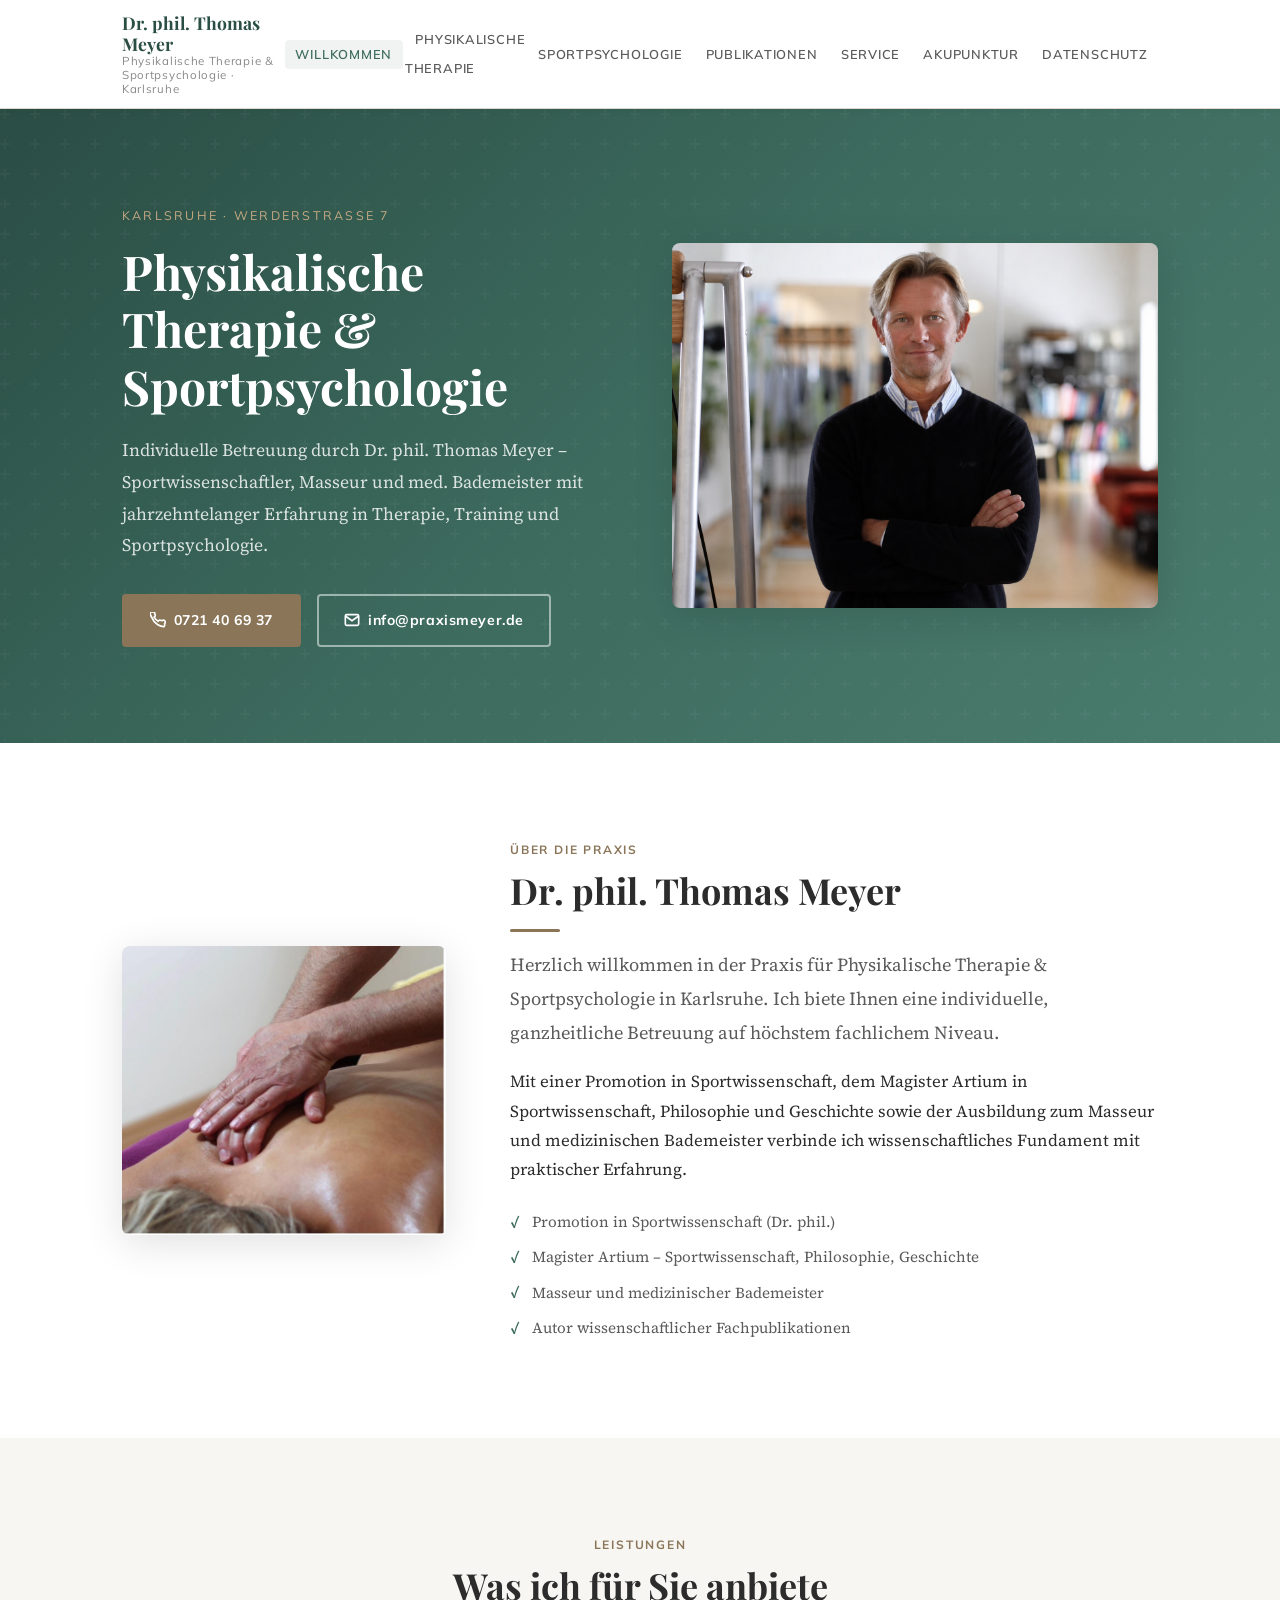
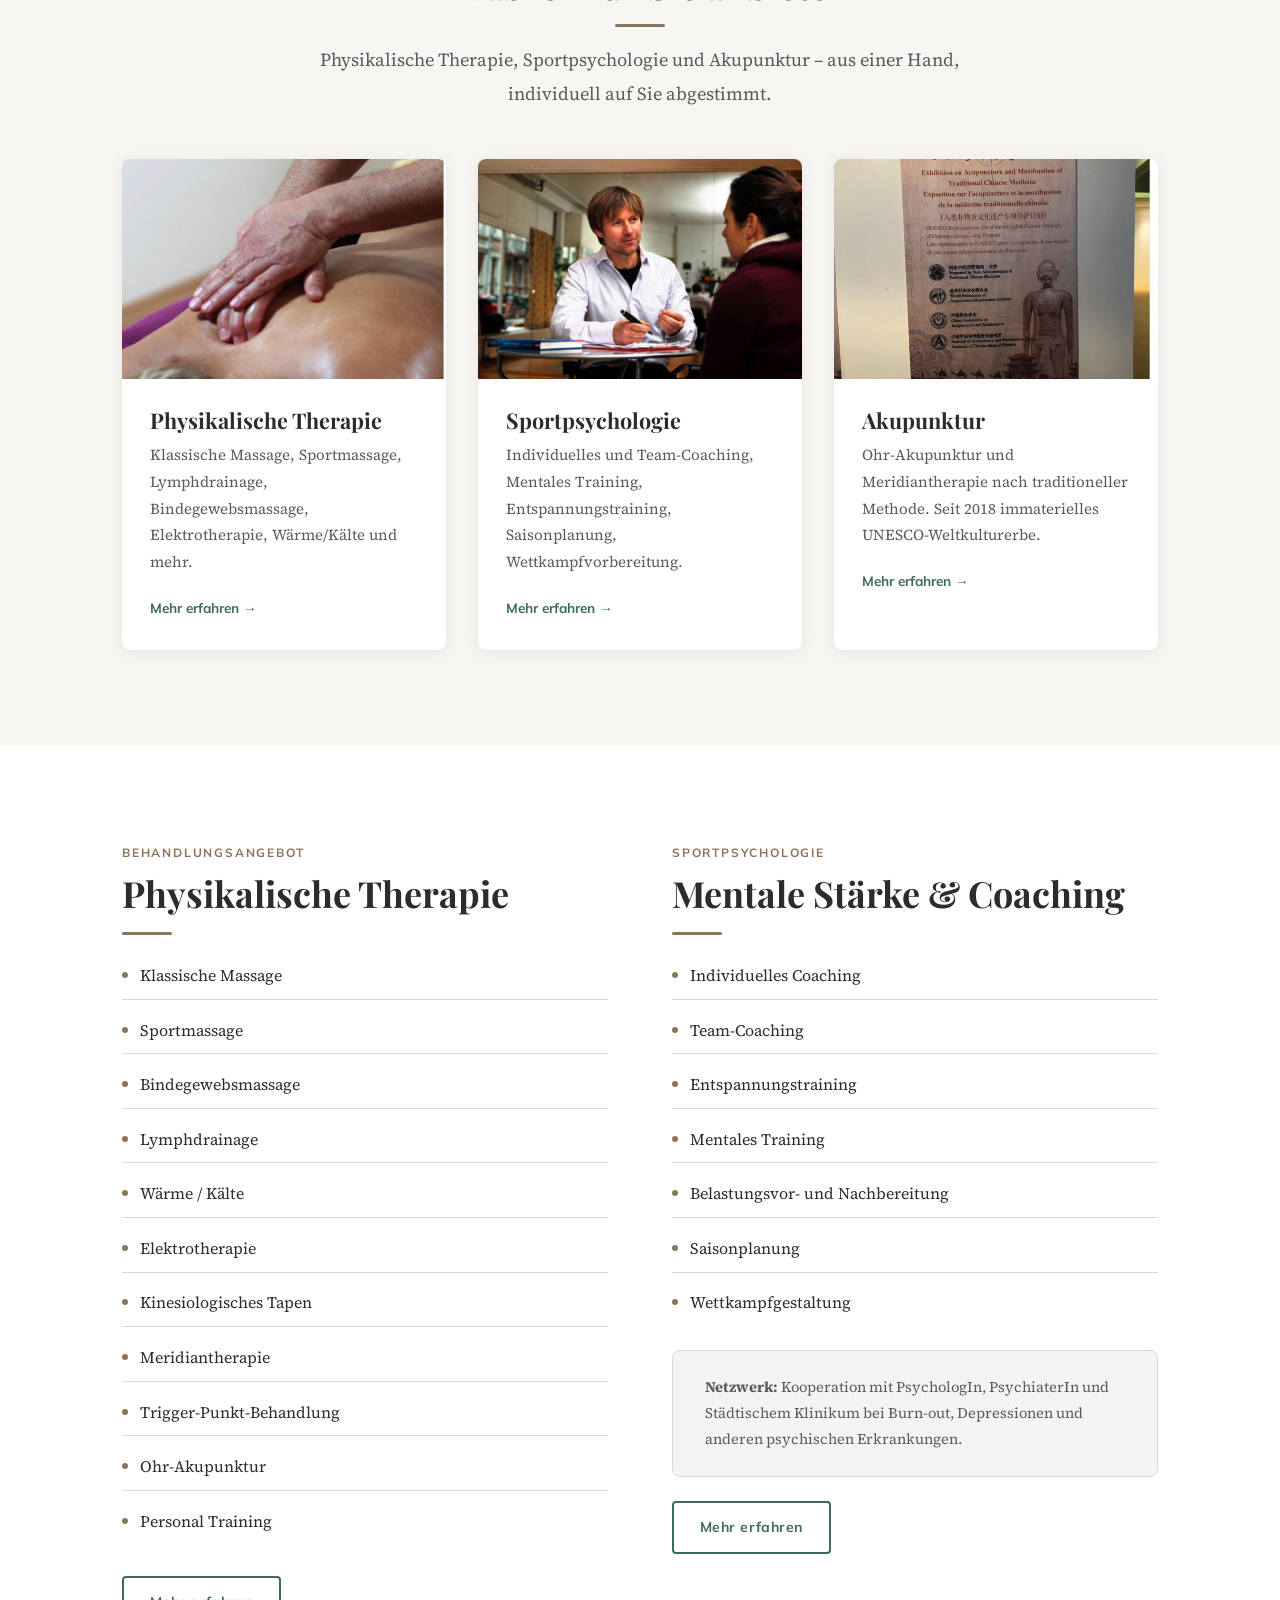
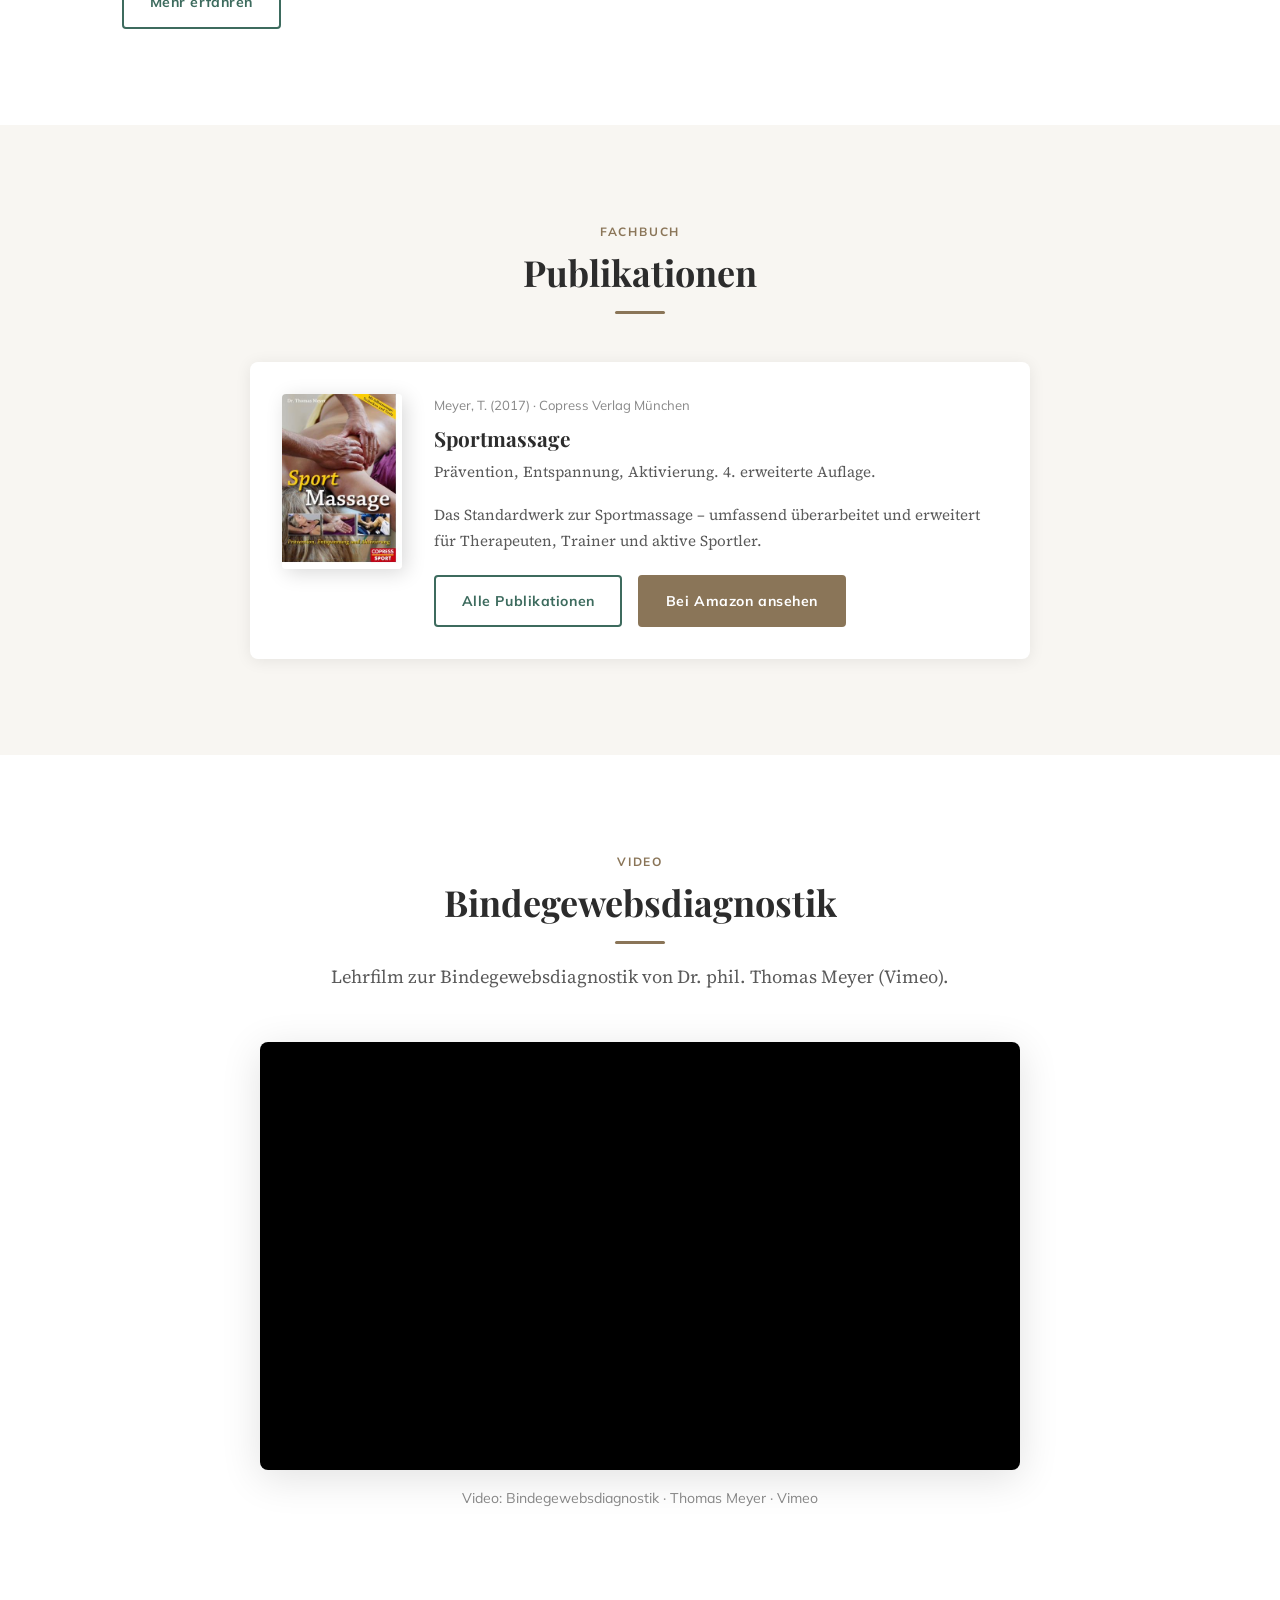
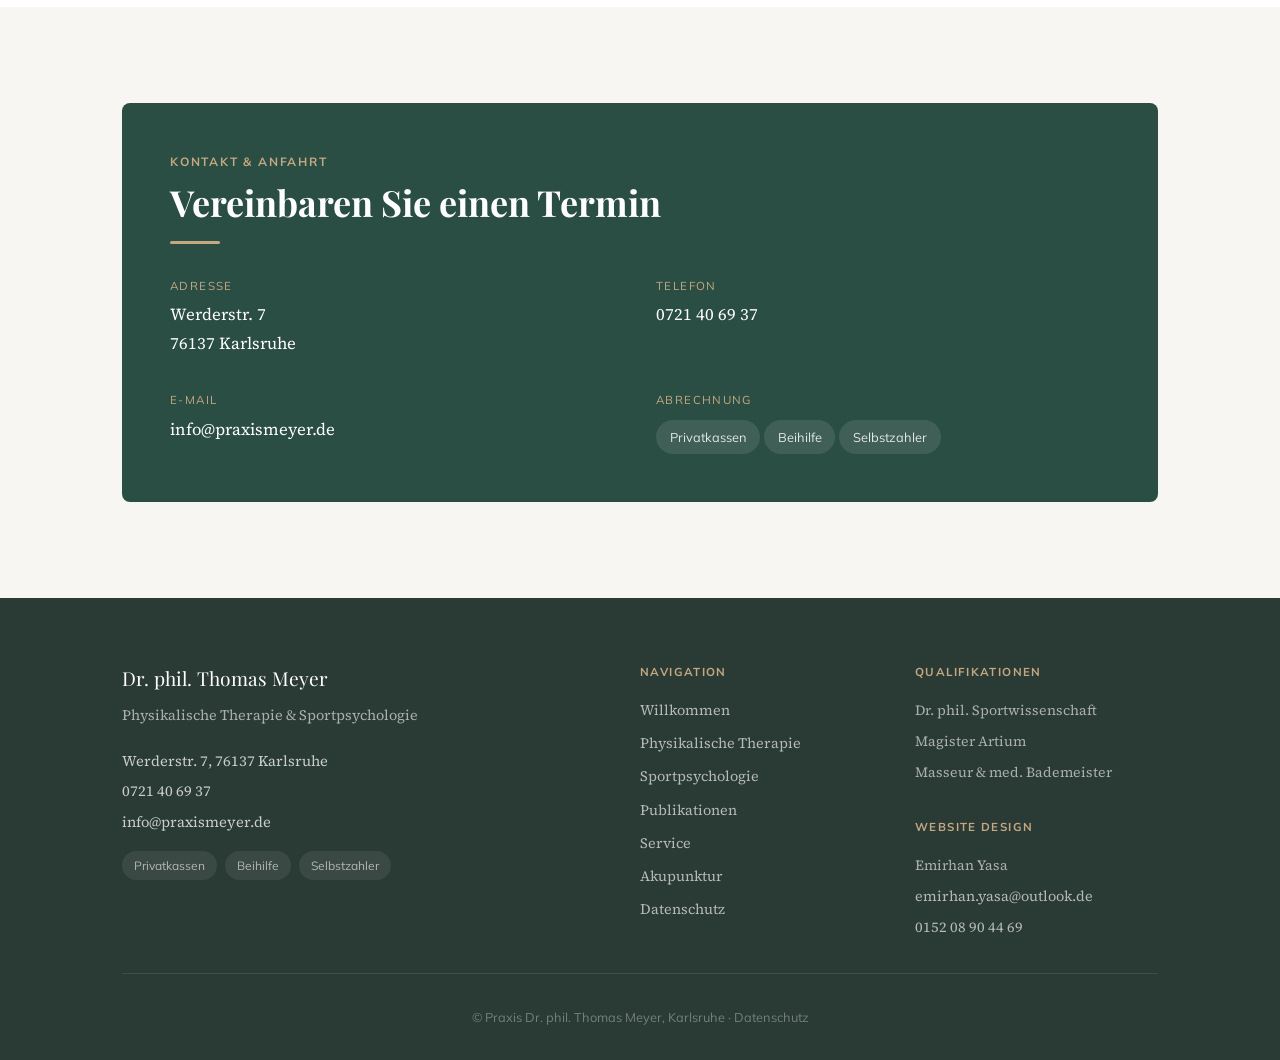
<file: index.html>
﻿<!doctype html>
<html lang="de">
  <head>
    <meta charset="UTF-8" />
    <meta name="viewport" content="width=device-width, initial-scale=1.0" />
    <title>
      Physikalische Therapie &amp; Sportpsychologie – Dr. phil. Thomas Meyer,
      Karlsruhe
    </title>
    <meta
      name="description"
      content="Dr. phil. Thomas Meyer bietet Physikalische Therapie, Sportpsychologie und Akupunktur in Karlsruhe. Masseur, med. Bademeister und Sportwissenschaftler. Privatkassen, Beihilfe, Selbstzahler."
    />
    <link rel="icon" type="image/png" href="public/images/logo.jpg" />
    <link rel="stylesheet" href="src/styles/fonts.css" />
    <link rel="stylesheet" href="src/styles/style.css" />
  </head>
  <body>
    <!-- ══ HEADER ══════════════════════════════════════════════ -->
    <header class="site-header">
      <div class="header-inner">
        <a href="index.html" class="header-brand" aria-label="Startseite">
          <span class="header-brand-name">Dr. phil. Thomas Meyer</span>
          <span class="header-brand-sub"
            >Physikalische Therapie & Sportpsychologie · Karlsruhe</span
          >
        </a>
        <button
          class="nav-toggle"
          aria-label="Navigation öffnen"
          aria-expanded="false"
          aria-controls="main-nav"
        >
          <span></span><span></span><span></span>
        </button>
        <nav class="main-nav" id="main-nav" aria-label="Hauptnavigation">
          <ul>
            <li><a href="index.html">Willkommen</a></li>
            <li>
              <a href="physikalische-therapie.html">Physikalische Therapie</a>
            </li>
            <li><a href="sportpsychologie.html">Sportpsychologie</a></li>
            <li><a href="publikationen.html">Publikationen</a></li>
            <li><a href="service.html">Service</a></li>
            <li><a href="akupunktur.html">Akupunktur</a></li>
            <li><a href="datenschutz.html">Datenschutz</a></li>
          </ul>
        </nav>
      </div>
    </header>

    <main>
      <!-- ══ HERO ═════════════════════════════════════════════ -->
      <section class="hero" aria-label="Willkommen">
        <div class="hero-inner">
          <div class="hero-content">
            <span class="hero-eyebrow">Karlsruhe · Werderstraße 7</span>
            <h1>Physikalische Therapie &amp; Sportpsychologie</h1>
            <p class="hero-lead">
              Individuelle Betreuung durch Dr. phil. Thomas Meyer –
              Sportwissenschaftler, Masseur und med. Bademeister mit
              jahrzehntelanger Erfahrung in Therapie, Training und
              Sportpsychologie.
            </p>
            <div class="hero-actions">
              <a href="tel:+49721406937" class="btn btn-primary">
                <svg
                  width="16"
                  height="16"
                  viewBox="0 0 24 24"
                  fill="none"
                  stroke="currentColor"
                  stroke-width="2.5"
                  aria-hidden="true"
                >
                  <path
                    d="M22 16.92v3a2 2 0 01-2.18 2 19.79 19.79 0 01-8.63-3.07A19.5 19.5 0 013.07 8.81 19.79 19.79 0 01.08 2.18 2 2 0 012.07 0h3a2 2 0 012 1.72 12.84 12.84 0 00.7 2.81 2 2 0 01-.45 2.11L6.2 7.74a16 16 0 006.06 6.06l1.1-1.1a2 2 0 012.11-.45 12.84 12.84 0 002.81.7A2 2 0 0122 16.92z"
                  />
                </svg>
                0721 40 69 37
              </a>
              <a href="mailto:info@praxismeyer.de" class="btn btn-outline">
                <svg
                  width="16"
                  height="16"
                  viewBox="0 0 24 24"
                  fill="none"
                  stroke="currentColor"
                  stroke-width="2.5"
                  aria-hidden="true"
                >
                  <path
                    d="M4 4h16c1.1 0 2 .9 2 2v12c0 1.1-.9 2-2 2H4c-1.1 0-2-.9-2-2V6c0-1.1.9-2 2-2z"
                  />
                  <polyline points="22,6 12,13 2,6" />
                </svg>
                info@praxismeyer.de
              </a>
            </div>
          </div>
          <div class="hero-image">
            <img
              src="public/images/B21I1593Person.jpg"
              alt="Dr. phil. Thomas Meyer in der Praxis"
              width="520"
              height="480"
              loading="eager"
            />
          </div>
        </div>
      </section>

      <!-- ══ ÜBER DR. MEYER ═══════════════════════════════════ -->
      <section class="section section--alt">
        <div class="container">
          <div class="profile-section">
            <div>
              <img
                src="public/images/B21I86682x.jpeg"
                alt="Dr. Thomas Meyer – Therapie in der Praxis"
                class="profile-img"
                width="380"
                height="460"
                loading="lazy"
              />
            </div>
            <div>
              <span class="section-label">Über die Praxis</span>
              <h2>Dr. phil. Thomas Meyer</h2>
              <div class="divider"></div>
              <p class="lead">
                Herzlich willkommen in der Praxis für Physikalische Therapie
                &amp; Sportpsychologie in Karlsruhe. Ich biete Ihnen eine
                individuelle, ganzheitliche Betreuung auf höchstem fachlichem
                Niveau.
              </p>
              <p>
                Mit einer Promotion in Sportwissenschaft, dem Magister Artium in
                Sportwissenschaft, Philosophie und Geschichte sowie der
                Ausbildung zum Masseur und medizinischen Bademeister verbinde
                ich wissenschaftliches Fundament mit praktischer Erfahrung.
              </p>
              <div
                class="profile-quals"
                role="list"
                aria-label="Qualifikationen"
              >
                <div class="qual-item" role="listitem">
                  Promotion in Sportwissenschaft (Dr. phil.)
                </div>
                <div class="qual-item" role="listitem">
                  Magister Artium – Sportwissenschaft, Philosophie, Geschichte
                </div>
                <div class="qual-item" role="listitem">
                  Masseur und medizinischer Bademeister
                </div>
                <div class="qual-item" role="listitem">
                  Autor wissenschaftlicher Fachpublikationen
                </div>
              </div>
            </div>
          </div>
        </div>
      </section>

      <!-- ══ LEISTUNGSÜBERSICHT ════════════════════════════════ -->
      <section class="section">
        <div class="container">
          <div class="section-header centered">
            <span class="section-label">Leistungen</span>
            <h2>Was ich für Sie anbiete</h2>
            <div class="divider centered"></div>
            <p class="lead">
              Physikalische Therapie, Sportpsychologie und Akupunktur – aus
              einer Hand, individuell auf Sie abgestimmt.
            </p>
          </div>
          <div class="grid-3">
            <!-- Physikalische Therapie -->
            <a
              href="physikalische-therapie.html"
              class="card"
              style="text-decoration: none; color: inherit"
            >
              <img
                src="public/images/B21I86682x.jpeg"
                alt="Massage und physikalische Therapie in Karlsruhe"
                class="card-img"
                loading="lazy"
              />
              <div class="card-body">
                <h3>Physikalische Therapie</h3>
                <p style="color: var(--color-text-light); font-size: 0.95rem">
                  Klassische Massage, Sportmassage, Lymphdrainage,
                  Bindegewebsmassage, Elektrotherapie, Wärme/Kälte und mehr.
                </p>
                <span
                  style="
                    color: var(--color-primary);
                    font-family: var(--font-sans);
                    font-size: 0.85rem;
                    font-weight: 700;
                  "
                  >Mehr erfahren →</span
                >
              </div>
            </a>
            <!-- Sportpsychologie -->
            <a
              href="sportpsychologie.html"
              class="card"
              style="text-decoration: none; color: inherit"
            >
              <img
                src="public/images/Sportpsychologe1_2.jpg"
                alt="Sportpsychologie und mentales Training"
                class="card-img"
                loading="lazy"
              />
              <div class="card-body">
                <h3>Sportpsychologie</h3>
                <p style="color: var(--color-text-light); font-size: 0.95rem">
                  Individuelles und Team-Coaching, Mentales Training,
                  Entspannungstraining, Saisonplanung, Wettkampfvorbereitung.
                </p>
                <span
                  style="
                    color: var(--color-primary);
                    font-family: var(--font-sans);
                    font-size: 0.85rem;
                    font-weight: 700;
                  "
                  >Mehr erfahren →</span
                >
              </div>
            </a>
            <!-- Akupunktur -->
            <a
              href="akupunktur.html"
              class="card"
              style="text-decoration: none; color: inherit"
            >
              <img
                src="public/images/IMG_49742x.jpeg"
                alt="Ohr-Akupunktur in der Praxis"
                class="card-img"
                loading="lazy"
              />
              <div class="card-body">
                <h3>Akupunktur</h3>
                <p style="color: var(--color-text-light); font-size: 0.95rem">
                  Ohr-Akupunktur und Meridiantherapie nach traditioneller
                  Methode. Seit 2018 immaterielles UNESCO-Weltkulturerbe.
                </p>
                <span
                  style="
                    color: var(--color-primary);
                    font-family: var(--font-sans);
                    font-size: 0.85rem;
                    font-weight: 700;
                  "
                  >Mehr erfahren →</span
                >
              </div>
            </a>
          </div>
        </div>
      </section>

      <!-- ══ LEISTUNGEN LISTE ══════════════════════════════════ -->
      <section class="section section--alt">
        <div class="container">
          <div class="grid-2" style="align-items: start; gap: 4rem">
            <div>
              <span class="section-label">Behandlungsangebot</span>
              <h2>Physikalische Therapie</h2>
              <div class="divider"></div>
              <ul
                class="service-list"
                aria-label="Leistungen Physikalische Therapie"
              >
                <li>Klassische Massage</li>
                <li>Sportmassage</li>
                <li>Bindegewebsmassage</li>
                <li>Lymphdrainage</li>
                <li>Wärme / Kälte</li>
                <li>Elektrotherapie</li>
                <li>Kinesiologisches Tapen</li>
                <li>Meridiantherapie</li>
                <li>Trigger-Punkt-Behandlung</li>
                <li>Ohr-Akupunktur</li>
                <li>Personal Training</li>
              </ul>
              <div style="margin-top: 2rem">
                <a
                  href="physikalische-therapie.html"
                  class="btn btn-outline-dark"
                  >Mehr erfahren</a
                >
              </div>
            </div>
            <div>
              <span class="section-label">Sportpsychologie</span>
              <h2>Mentale Stärke &amp; Coaching</h2>
              <div class="divider"></div>
              <ul class="service-list" aria-label="Leistungen Sportpsychologie">
                <li>Individuelles Coaching</li>
                <li>Team-Coaching</li>
                <li>Entspannungstraining</li>
                <li>Mentales Training</li>
                <li>Belastungsvor- und Nachbereitung</li>
                <li>Saisonplanung</li>
                <li>Wettkampfgestaltung</li>
              </ul>
              <div class="info-box" style="margin-top: 1.5rem">
                <p
                  style="
                    font-size: 0.92rem;
                    color: var(--color-text-light);
                    margin: 0;
                  "
                >
                  <strong>Netzwerk:</strong> Kooperation mit PsychologIn,
                  PsychiaterIn und Städtischem Klinikum bei Burn-out,
                  Depressionen und anderen psychischen Erkrankungen.
                </p>
              </div>
              <div style="margin-top: 1.5rem">
                <a href="sportpsychologie.html" class="btn btn-outline-dark"
                  >Mehr erfahren</a
                >
              </div>
            </div>
          </div>
        </div>
      </section>

      <!-- ══ PUBLIKATION HIGHLIGHT ════════════════════════════ -->
      <section class="section">
        <div class="container">
          <div class="section-header centered">
            <span class="section-label">Fachbuch</span>
            <h2>Publikationen</h2>
            <div class="divider centered"></div>
          </div>
          <div class="pub-card" style="max-width: 780px; margin: 0 auto">
            <img
              src="public/images/978376791218212x.jpg"
              alt="Buchcover: Sportmassage – Prävention, Entspannung, Aktivierung"
              class="pub-cover"
              loading="lazy"
            />
            <div>
              <p class="pub-meta">Meyer, T. (2017) · Copress Verlag München</p>
              <h3 class="pub-title">Sportmassage</h3>
              <p class="pub-subtitle">
                Prävention, Entspannung, Aktivierung. 4. erweiterte Auflage.
              </p>
              <p style="font-size: 0.95rem; color: var(--color-text-light)">
                Das Standardwerk zur Sportmassage – umfassend überarbeitet und
                erweitert für Therapeuten, Trainer und aktive Sportler.
              </p>
              <div
                style="
                  margin-top: 1.25rem;
                  display: flex;
                  gap: 1rem;
                  flex-wrap: wrap;
                "
              >
                <a href="publikationen.html" class="btn btn-outline-dark"
                  >Alle Publikationen</a
                >
                <a
                  href="https://www.amazon.de/gp/product/376791218X"
                  target="_blank"
                  rel="noopener noreferrer"
                  class="btn btn-primary"
                  >Bei Amazon ansehen</a
                >
              </div>
            </div>
          </div>
        </div>
      </section>

      <!-- ══ VIDEO BINDEGEWEBSDIAGNOSTIK ═════════════════════ -->
      <section class="section section--alt">
        <div class="container">
          <div class="section-header centered">
            <span class="section-label">Video</span>
            <h2>Bindegewebsdiagnostik</h2>
            <div class="divider centered"></div>
            <p class="lead">
              Lehrfilm zur Bindegewebsdiagnostik von Dr. phil. Thomas Meyer
              (Vimeo).
            </p>
          </div>
          <div style="max-width: 760px; margin: 0 auto">
            <div class="video-wrap">
              <iframe
                title="Bindegewebsdiagnostik – Dr. Thomas Meyer"
                src="https://player.vimeo.com/video/320448299?h=4330896fc2"
                width="640"
                height="360"
                frameborder="0"
                referrerpolicy="strict-origin-when-cross-origin"
                allow="
                  autoplay;
                  fullscreen;
                  picture-in-picture;
                  clipboard-write;
                  encrypted-media;
                "
                allowfullscreen
              >
              </iframe>
            </div>
            <p
              style="
                text-align: center;
                margin-top: 1rem;
                font-size: 0.88rem;
                color: var(--color-text-muted);
                font-family: var(--font-sans);
              "
            >
              Video: Bindegewebsdiagnostik · Thomas Meyer · Vimeo
            </p>
          </div>
        </div>
      </section>

      <!-- ══ KONTAKT ═══════════════════════════════════════════ -->
      <section class="section section">
        <div class="container">
          <div class="contact-box">
            <span class="section-label" style="color: var(--color-accent-light)"
              >Kontakt &amp; Anfahrt</span
            >
            <h2>Vereinbaren Sie einen Termin</h2>
            <div
              class="divider"
              style="background: var(--color-accent-light)"
            ></div>
            <div class="contact-grid">
              <div class="contact-item">
                <span class="contact-label">Adresse</span>
                <span class="contact-value">
                  Werderstr. 7<br />76137 Karlsruhe
                </span>
              </div>
              <div class="contact-item">
                <span class="contact-label">Telefon</span>
                <span class="contact-value">
                  <a href="tel:+49721406937">0721 40 69 37</a>
                </span>
              </div>
              <div class="contact-item">
                <span class="contact-label">E-Mail</span>
                <span class="contact-value">
                  <a href="mailto:info@praxismeyer.de">info@praxismeyer.de</a>
                </span>
              </div>
              <div class="contact-item">
                <span class="contact-label">Abrechnung</span>
                <span class="contact-value">
                  <span class="contact-badge">Privatkassen</span>
                  <span class="contact-badge">Beihilfe</span>
                  <span class="contact-badge">Selbstzahler</span>
                </span>
              </div>
            </div>
          </div>
        </div>
      </section>
    </main>

    <!-- ══ FOOTER ═══════════════════════════════════════════════ -->
    <footer class="site-footer" aria-label="Seiten-Footer">
      <div class="container">
        <div class="footer-grid">
          <div>
            <div class="footer-brand-name">Dr. phil. Thomas Meyer</div>
            <div class="footer-tagline">
              Physikalische Therapie &amp; Sportpsychologie
            </div>
            <div class="footer-contact-item">Werderstr. 7, 76137 Karlsruhe</div>
            <div class="footer-contact-item">
              <a href="tel:+49721406937">0721 40 69 37</a>
            </div>
            <div class="footer-contact-item">
              <a href="mailto:info@praxismeyer.de">info@praxismeyer.de</a>
            </div>
            <div class="footer-badges">
              <span class="footer-badge">Privatkassen</span>
              <span class="footer-badge">Beihilfe</span>
              <span class="footer-badge">Selbstzahler</span>
            </div>
          </div>
          <div>
            <div class="footer-heading">Navigation</div>
            <nav class="footer-links" aria-label="Footer-Navigation">
              <a href="index.html">Willkommen</a>
              <a href="physikalische-therapie.html">Physikalische Therapie</a>
              <a href="sportpsychologie.html">Sportpsychologie</a>
              <a href="publikationen.html">Publikationen</a>
              <a href="service.html">Service</a>
              <a href="akupunktur.html">Akupunktur</a>
              <a href="datenschutz.html">Datenschutz</a>
            </nav>
          </div>
          <div>
            <div class="footer-heading">Qualifikationen</div>
            <div
              class="footer-links"
              style="
                color: rgba(255, 255, 255, 0.6);
                font-size: 0.88rem;
                gap: 0.4rem;
                margin-bottom: 2rem;
              "
            >
              <span>Dr. phil. Sportwissenschaft</span>
              <span>Magister Artium</span>
              <span>Masseur &amp; med. Bademeister</span>
            </div>
            <div class="footer-heading">Website Design</div>
            <div
              class="footer-links"
              style="
                color: rgba(255, 255, 255, 0.6);
                font-size: 0.88rem;
                gap: 0.4rem;
              "
            >
              <span>Emirhan Yasa</span>
              <span><a href="mailto:emirhan.yasa@outlook.de">emirhan.yasa@outlook.de</a></span>
              <span><a href="tel:015208904469">0152 08 90 44 69</a></span>
            </div>
          </div>
        </div>
        <div class="footer-bottom">
          &copy; Praxis Dr. phil. Thomas Meyer, Karlsruhe ·
          <a href="datenschutz.html" style="color: inherit">Datenschutz</a>
        </div>
      </div>
    </footer>

    <script src="src/scripts/main.js" defer></script>
  </body>
</html>
</file>
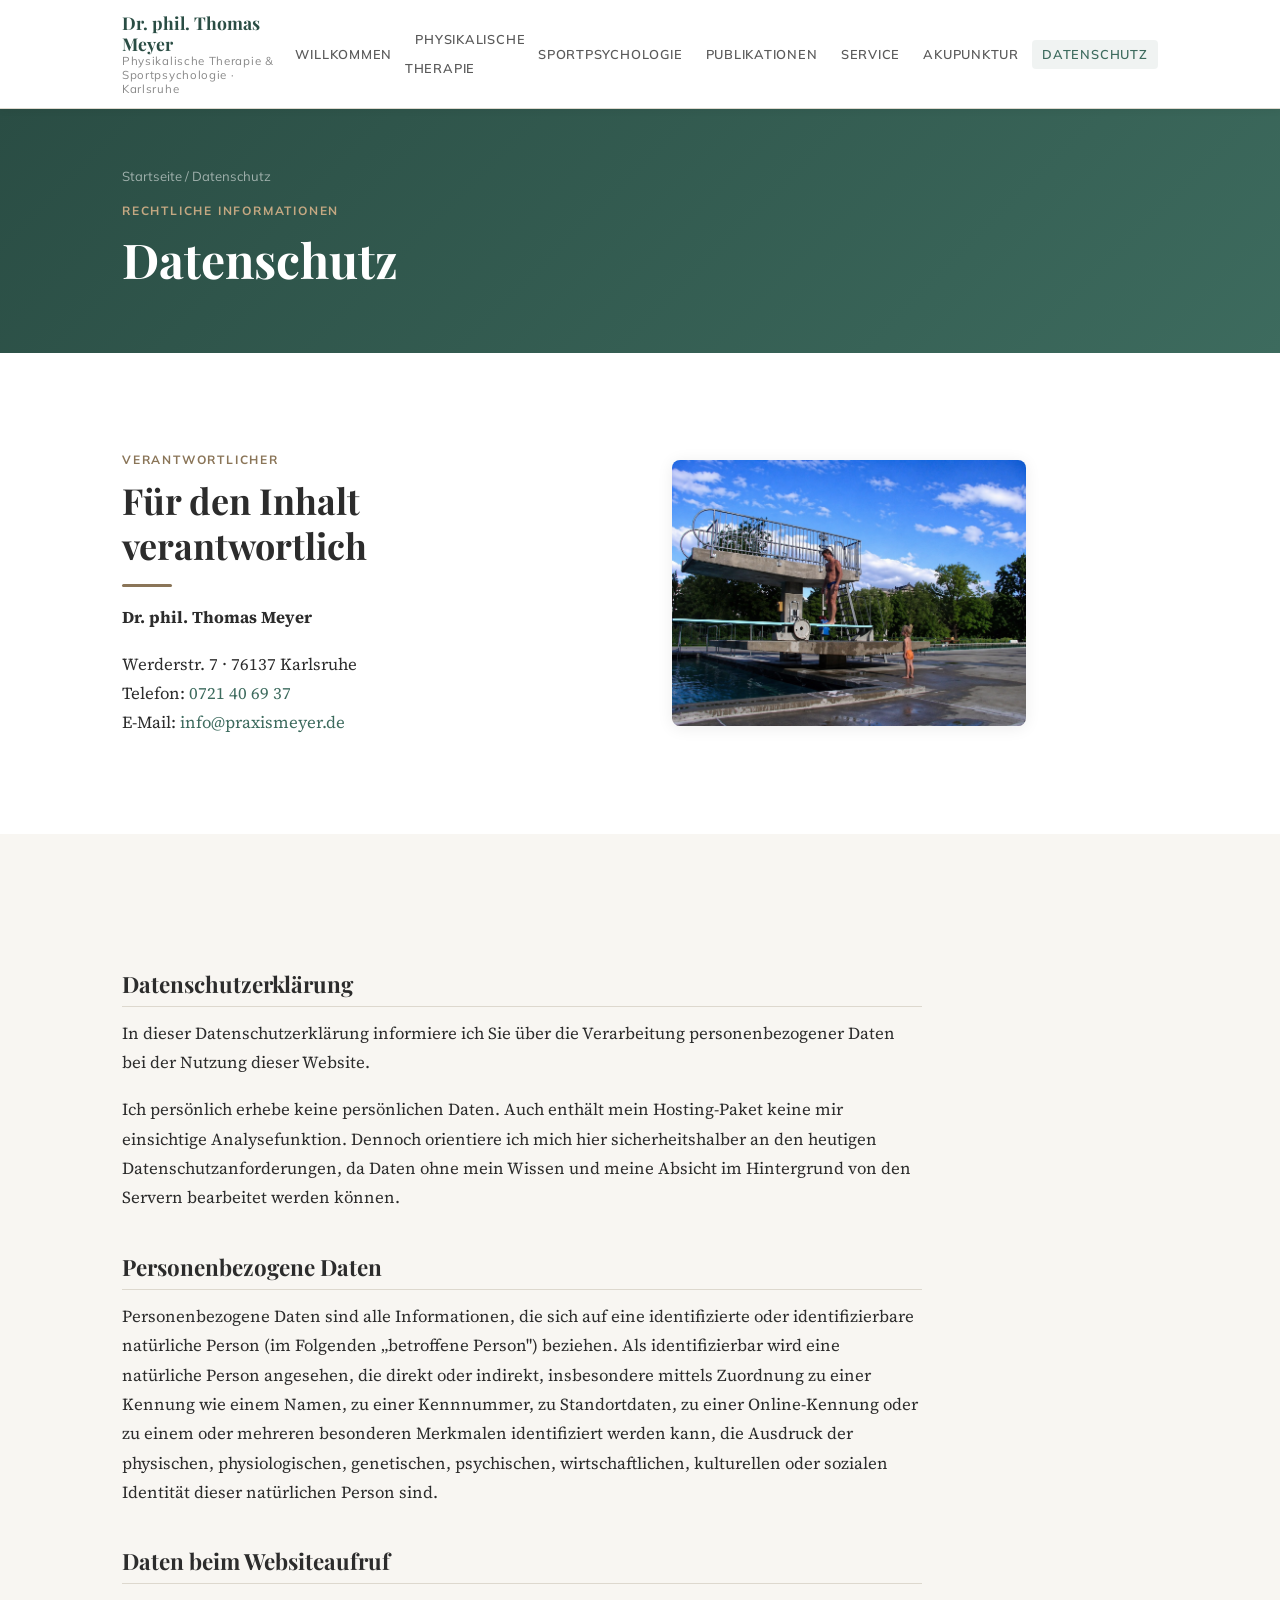
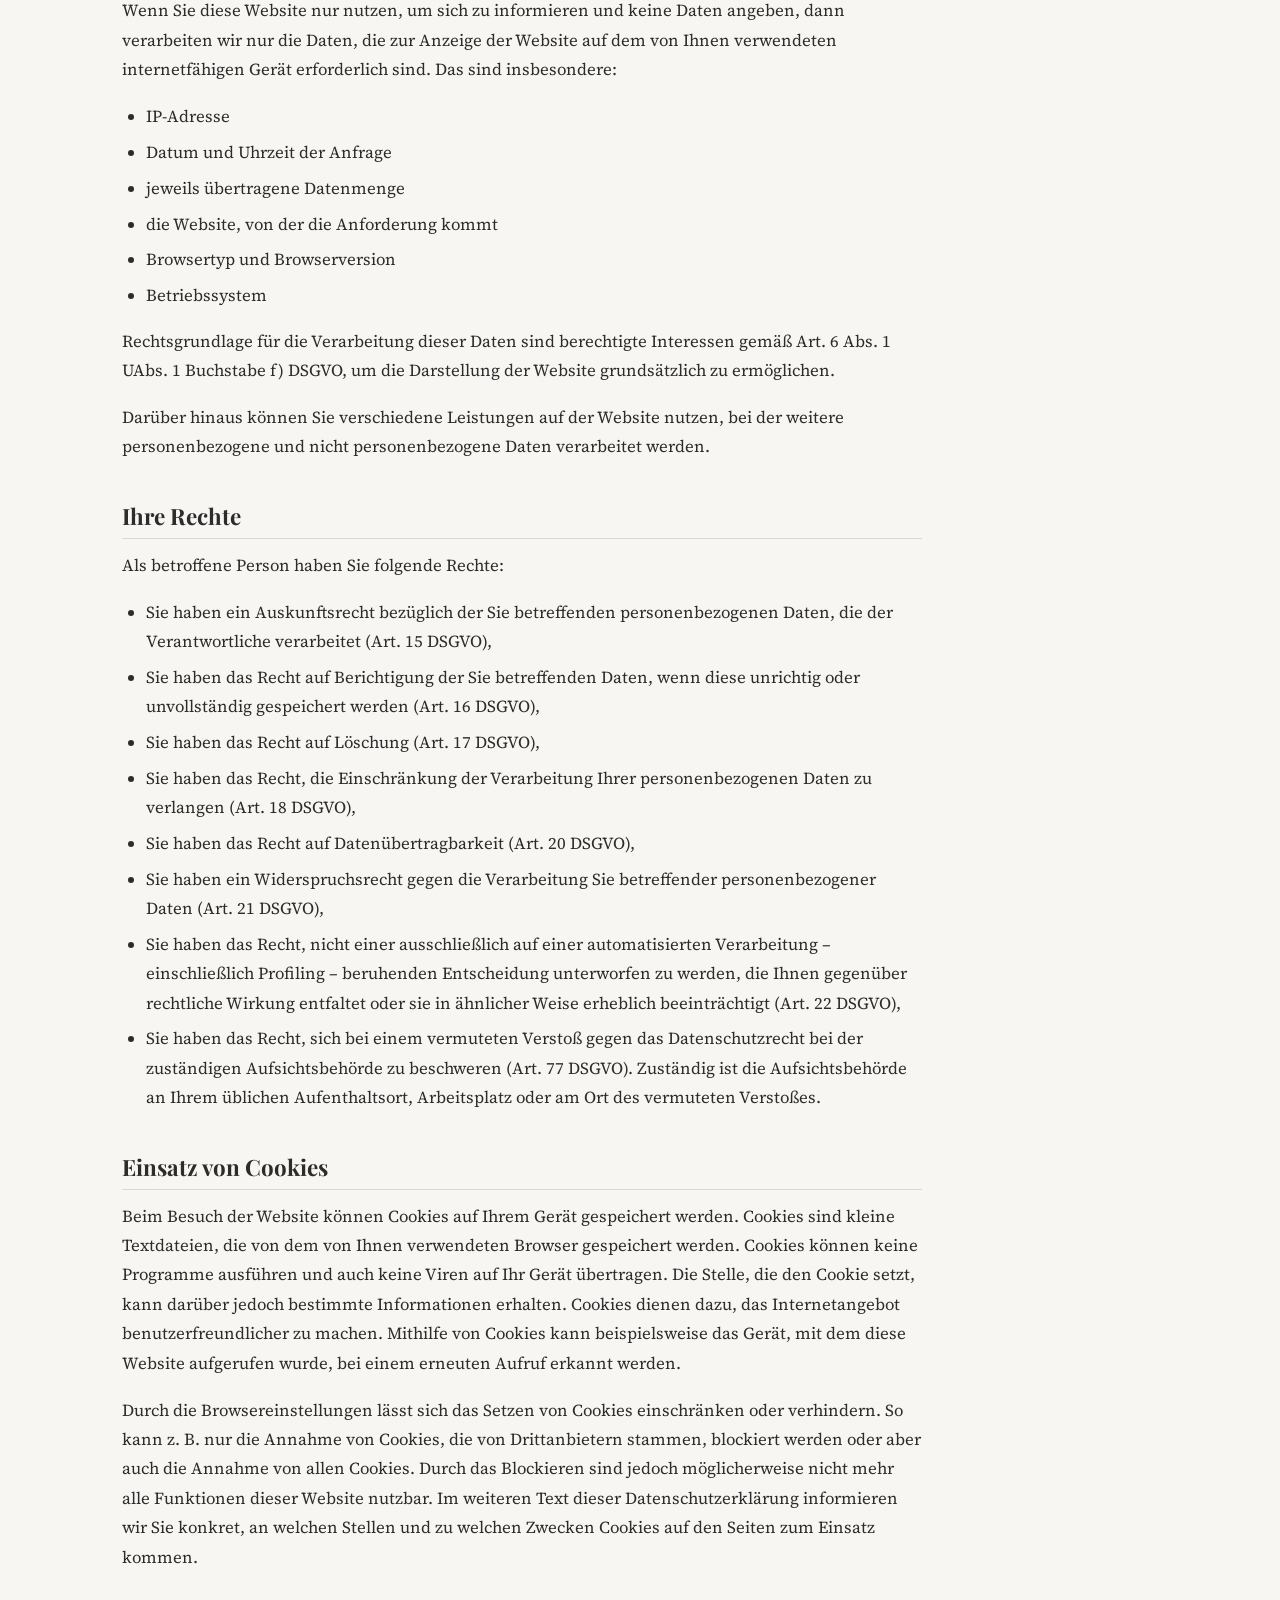
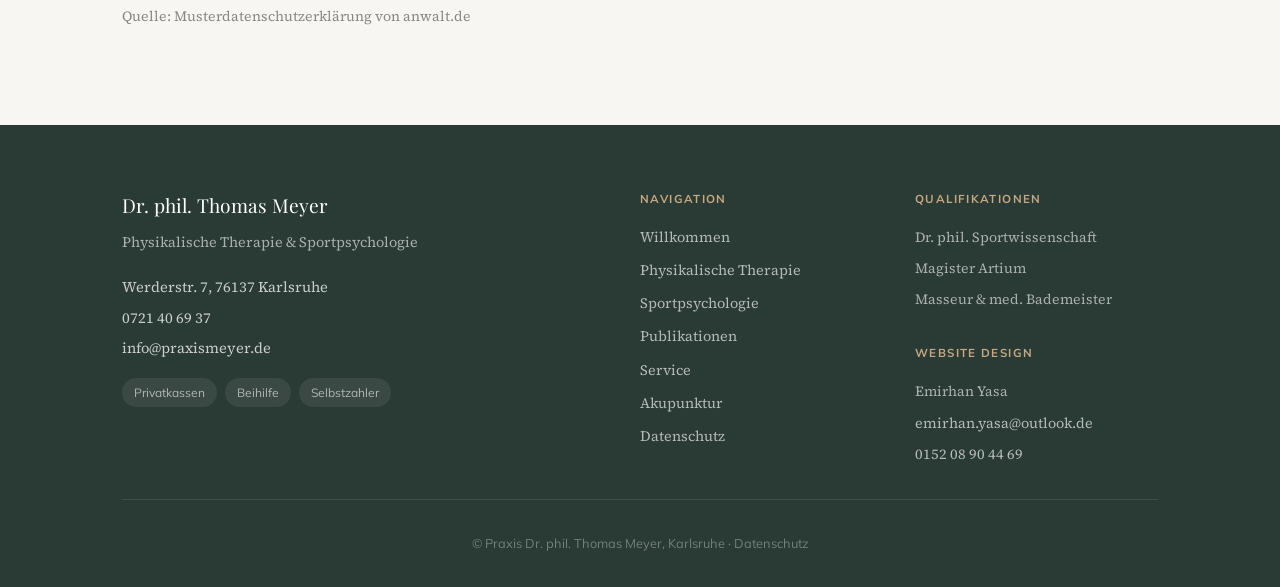
<file: datenschutz.html>
<!doctype html>
<html lang="de">
  <head>
    <meta charset="UTF-8" />
    <meta name="viewport" content="width=device-width, initial-scale=1.0" />
    <title>
      Datenschutz – Dr. phil. Thomas Meyer,
      Karlsruhe
    </title>
    <meta
      name="description"
      content="Dr. phil. Thomas Meyer bietet Physikalische Therapie, Sportpsychologie und Akupunktur in Karlsruhe. Masseur, med. Bademeister und Sportwissenschaftler. Privatkassen, Beihilfe, Selbstzahler."
    />
    <link rel="icon" type="image/png" href="public/images/logo.jpg" />
    <link rel="stylesheet" href="src/styles/fonts.css" />
    <link rel="stylesheet" href="src/styles/style.css" />
  </head>
  <body>
    <!-- ══ HEADER ══════════════════════════════════════════════ -->
    <header class="site-header">
      <div class="header-inner">
        <a href="index.html" class="header-brand" aria-label="Startseite">
          <span class="header-brand-name">Dr. phil. Thomas Meyer</span>
          <span class="header-brand-sub"
            >Physikalische Therapie & Sportpsychologie · Karlsruhe</span
          >
        </a>
        <button
          class="nav-toggle"
          aria-label="Navigation öffnen"
          aria-expanded="false"
          aria-controls="main-nav"
        >
          <span></span><span></span><span></span>
        </button>
        <nav class="main-nav" id="main-nav" aria-label="Hauptnavigation">
          <ul>
            <li><a href="index.html">Willkommen</a></li>
            <li>
              <a href="physikalische-therapie.html">Physikalische Therapie</a>
            </li>
            <li><a href="sportpsychologie.html">Sportpsychologie</a></li>
            <li><a href="publikationen.html">Publikationen</a></li>
            <li><a href="service.html">Service</a></li>
            <li><a href="akupunktur.html">Akupunktur</a></li>
            <li><a href="datenschutz.html">Datenschutz</a></li>
          </ul>
        </nav>
      </div>
    </header>

    <main>
      <!-- ══ PAGE HERO ════════════════════════════════════════ -->
      <section class="page-hero">
        <div class="container">
          <p class="breadcrumb">
            <a href="index.html">Startseite</a> / Datenschutz
          </p>
          <span class="section-label" style="color: var(--color-accent-light)"
            >Rechtliche Informationen</span
          >
          <h1>Datenschutz</h1>
        </div>
      </section>

      <!-- ══ VERANTWORTLICHER ══════════════════════════════════ -->
      <section class="section section--alt">
        <div class="container">
          <div class="grid-2" style="align-items: center; gap: 4rem">
            <div>
              <span class="section-label">Verantwortlicher</span>
              <h2>Für den Inhalt verantwortlich</h2>
              <div class="divider"></div>
              <p><strong>Dr. phil. Thomas Meyer</strong></p>
              <p>
                Werderstr. 7 · 76137 Karlsruhe<br />
                Telefon: <a href="tel:+49721406937">0721 40 69 37</a><br />
                E-Mail:
                <a href="mailto:info@praxismeyer.de">info@praxismeyer.de</a>
              </p>
            </div>
            <div style="text-align: center">
              <img
                src="public/images/P1010019.jpg"
                alt="Praxis Dr. phil. Thomas Meyer, Karlsruhe"
                style="
                  border-radius: var(--radius-lg);
                  box-shadow: var(--shadow);
                  max-width: 354px;
                  width: 100%;
                "
                loading="lazy"
              />
            </div>
          </div>
        </div>
      </section>

      <!-- ══ DATENSCHUTZERKLÄRUNG ══════════════════════════════ -->
      <section class="section">
        <div class="container">
          <div class="legal-content" style="max-width: 800px">
            <h2>Datenschutzerklärung</h2>

            <p>
              In dieser Datenschutzerklärung informiere ich Sie über die
              Verarbeitung personenbezogener Daten bei der Nutzung dieser
              Website.
            </p>

            <p>
              Ich persönlich erhebe keine persönlichen Daten. Auch enthält mein
              Hosting-Paket keine mir einsichtige Analysefunktion. Dennoch
              orientiere ich mich hier sicherheitshalber an den heutigen
              Datenschutzanforderungen, da Daten ohne mein Wissen und meine
              Absicht im Hintergrund von den Servern bearbeitet werden können.
            </p>

            <h2>Personenbezogene Daten</h2>

            <p>
              Personenbezogene Daten sind alle Informationen, die sich auf eine
              identifizierte oder identifizierbare natürliche Person (im
              Folgenden „betroffene Person") beziehen. Als identifizierbar wird
              eine natürliche Person angesehen, die direkt oder indirekt,
              insbesondere mittels Zuordnung zu einer Kennung wie einem Namen,
              zu einer Kennnummer, zu Standortdaten, zu einer Online-Kennung
              oder zu einem oder mehreren besonderen Merkmalen identifiziert
              werden kann, die Ausdruck der physischen, physiologischen,
              genetischen, psychischen, wirtschaftlichen, kulturellen oder
              sozialen Identität dieser natürlichen Person sind.
            </p>

            <h2>Daten beim Websiteaufruf</h2>

            <p>
              Wenn Sie diese Website nur nutzen, um sich zu informieren und
              keine Daten angeben, dann verarbeiten wir nur die Daten, die zur
              Anzeige der Website auf dem von Ihnen verwendeten internetfähigen
              Gerät erforderlich sind. Das sind insbesondere:
            </p>

            <ul>
              <li>IP-Adresse</li>
              <li>Datum und Uhrzeit der Anfrage</li>
              <li>jeweils übertragene Datenmenge</li>
              <li>die Website, von der die Anforderung kommt</li>
              <li>Browsertyp und Browserversion</li>
              <li>Betriebssystem</li>
            </ul>

            <p>
              Rechtsgrundlage für die Verarbeitung dieser Daten sind berechtigte
              Interessen gemäß Art. 6 Abs. 1 UAbs. 1 Buchstabe f) DSGVO, um die
              Darstellung der Website grundsätzlich zu ermöglichen.
            </p>

            <p>
              Darüber hinaus können Sie verschiedene Leistungen auf der Website
              nutzen, bei der weitere personenbezogene und nicht
              personenbezogene Daten verarbeitet werden.
            </p>

            <h2>Ihre Rechte</h2>

            <p>Als betroffene Person haben Sie folgende Rechte:</p>

            <ul>
              <li>
                Sie haben ein Auskunftsrecht bezüglich der Sie betreffenden
                personenbezogenen Daten, die der Verantwortliche verarbeitet
                (Art. 15 DSGVO),
              </li>
              <li>
                Sie haben das Recht auf Berichtigung der Sie betreffenden Daten,
                wenn diese unrichtig oder unvollständig gespeichert werden (Art.
                16 DSGVO),
              </li>
              <li>Sie haben das Recht auf Löschung (Art. 17 DSGVO),</li>
              <li>
                Sie haben das Recht, die Einschränkung der Verarbeitung Ihrer
                personenbezogenen Daten zu verlangen (Art. 18 DSGVO),
              </li>
              <li>
                Sie haben das Recht auf Datenübertragbarkeit (Art. 20 DSGVO),
              </li>
              <li>
                Sie haben ein Widerspruchsrecht gegen die Verarbeitung Sie
                betreffender personenbezogener Daten (Art. 21 DSGVO),
              </li>
              <li>
                Sie haben das Recht, nicht einer ausschließlich auf einer
                automatisierten Verarbeitung – einschließlich Profiling –
                beruhenden Entscheidung unterworfen zu werden, die Ihnen
                gegenüber rechtliche Wirkung entfaltet oder sie in ähnlicher
                Weise erheblich beeinträchtigt (Art. 22 DSGVO),
              </li>
              <li>
                Sie haben das Recht, sich bei einem vermuteten Verstoß gegen das
                Datenschutzrecht bei der zuständigen Aufsichtsbehörde zu
                beschweren (Art. 77 DSGVO). Zuständig ist die Aufsichtsbehörde
                an Ihrem üblichen Aufenthaltsort, Arbeitsplatz oder am Ort des
                vermuteten Verstoßes.
              </li>
            </ul>

            <h2>Einsatz von Cookies</h2>

            <p>
              Beim Besuch der Website können Cookies auf Ihrem Gerät gespeichert
              werden. Cookies sind kleine Textdateien, die von dem von Ihnen
              verwendeten Browser gespeichert werden. Cookies können keine
              Programme ausführen und auch keine Viren auf Ihr Gerät übertragen.
              Die Stelle, die den Cookie setzt, kann darüber jedoch bestimmte
              Informationen erhalten. Cookies dienen dazu, das Internetangebot
              benutzerfreundlicher zu machen. Mithilfe von Cookies kann
              beispielsweise das Gerät, mit dem diese Website aufgerufen wurde,
              bei einem erneuten Aufruf erkannt werden.
            </p>

            <p>
              Durch die Browsereinstellungen lässt sich das Setzen von Cookies
              einschränken oder verhindern. So kann z. B. nur die Annahme von
              Cookies, die von Drittanbietern stammen, blockiert werden oder
              aber auch die Annahme von allen Cookies. Durch das Blockieren sind
              jedoch möglicherweise nicht mehr alle Funktionen dieser Website
              nutzbar. Im weiteren Text dieser Datenschutzerklärung informieren
              wir Sie konkret, an welchen Stellen und zu welchen Zwecken Cookies
              auf den Seiten zum Einsatz kommen.
            </p>

            <p
              style="
                margin-top: 2rem;
                color: var(--color-text-muted);
                font-size: 0.88rem;
              "
            >
              Quelle: Musterdatenschutzerklärung von anwalt.de
            </p>
          </div>
        </div>
      </section>
    </main>

    <!-- ══ FOOTER ═══════════════════════════════════════════════ -->
    <footer class="site-footer" aria-label="Seiten-Footer">
      <div class="container">
        <div class="footer-grid">
          <div>
            <div class="footer-brand-name">Dr. phil. Thomas Meyer</div>
            <div class="footer-tagline">
              Physikalische Therapie &amp; Sportpsychologie
            </div>
            <div class="footer-contact-item">Werderstr. 7, 76137 Karlsruhe</div>
            <div class="footer-contact-item">
              <a href="tel:+49721406937">0721 40 69 37</a>
            </div>
            <div class="footer-contact-item">
              <a href="mailto:info@praxismeyer.de">info@praxismeyer.de</a>
            </div>
            <div class="footer-badges">
              <span class="footer-badge">Privatkassen</span>
              <span class="footer-badge">Beihilfe</span>
              <span class="footer-badge">Selbstzahler</span>
            </div>
          </div>
          <div>
            <div class="footer-heading">Navigation</div>
            <nav class="footer-links" aria-label="Footer-Navigation">
              <a href="index.html">Willkommen</a>
              <a href="physikalische-therapie.html">Physikalische Therapie</a>
              <a href="sportpsychologie.html">Sportpsychologie</a>
              <a href="publikationen.html">Publikationen</a>
              <a href="service.html">Service</a>
              <a href="akupunktur.html">Akupunktur</a>
              <a href="datenschutz.html">Datenschutz</a>
            </nav>
          </div>
          <div>
            <div class="footer-heading">Qualifikationen</div>
            <div
              class="footer-links"
              style="
                color: rgba(255, 255, 255, 0.6);
                font-size: 0.88rem;
                gap: 0.4rem;
                margin-bottom: 2rem;
              "
            >
              <span>Dr. phil. Sportwissenschaft</span>
              <span>Magister Artium</span>
              <span>Masseur &amp; med. Bademeister</span>
            </div>
            <div class="footer-heading">Website Design</div>
            <div
              class="footer-links"
              style="
                color: rgba(255, 255, 255, 0.6);
                font-size: 0.88rem;
                gap: 0.4rem;
              "
            >
              <span>Emirhan Yasa</span>
              <span><a href="mailto:emirhan.yasa@outlook.de">emirhan.yasa@outlook.de</a></span>
              <span><a href="tel:015208904469">0152 08 90 44 69</a></span>
            </div>
          </div>
        </div>
        <div class="footer-bottom">
          &copy; Praxis Dr. phil. Thomas Meyer, Karlsruhe ·
          <a href="datenschutz.html" style="color: inherit">Datenschutz</a>
        </div>
      </div>
    </footer>

    <script src="src/scripts/main.js" defer></script>
  </body>
</html>
</file>
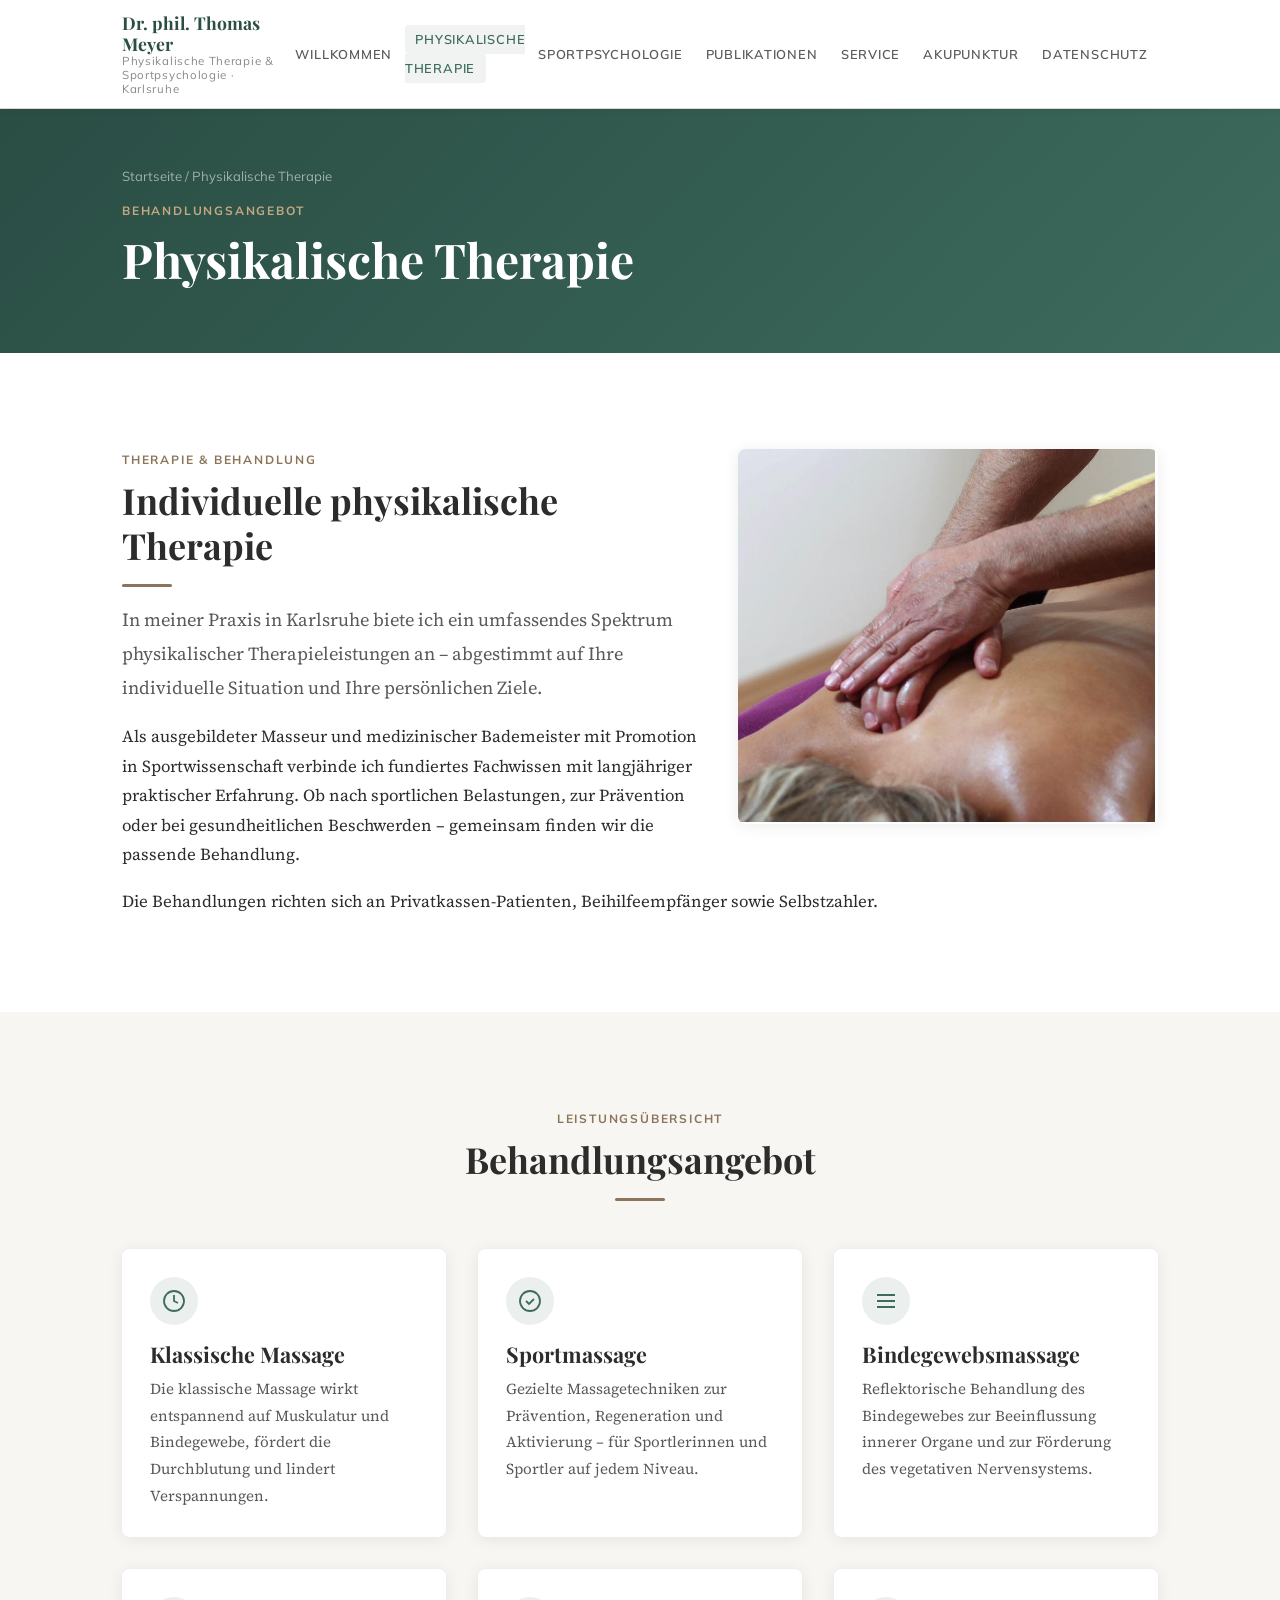
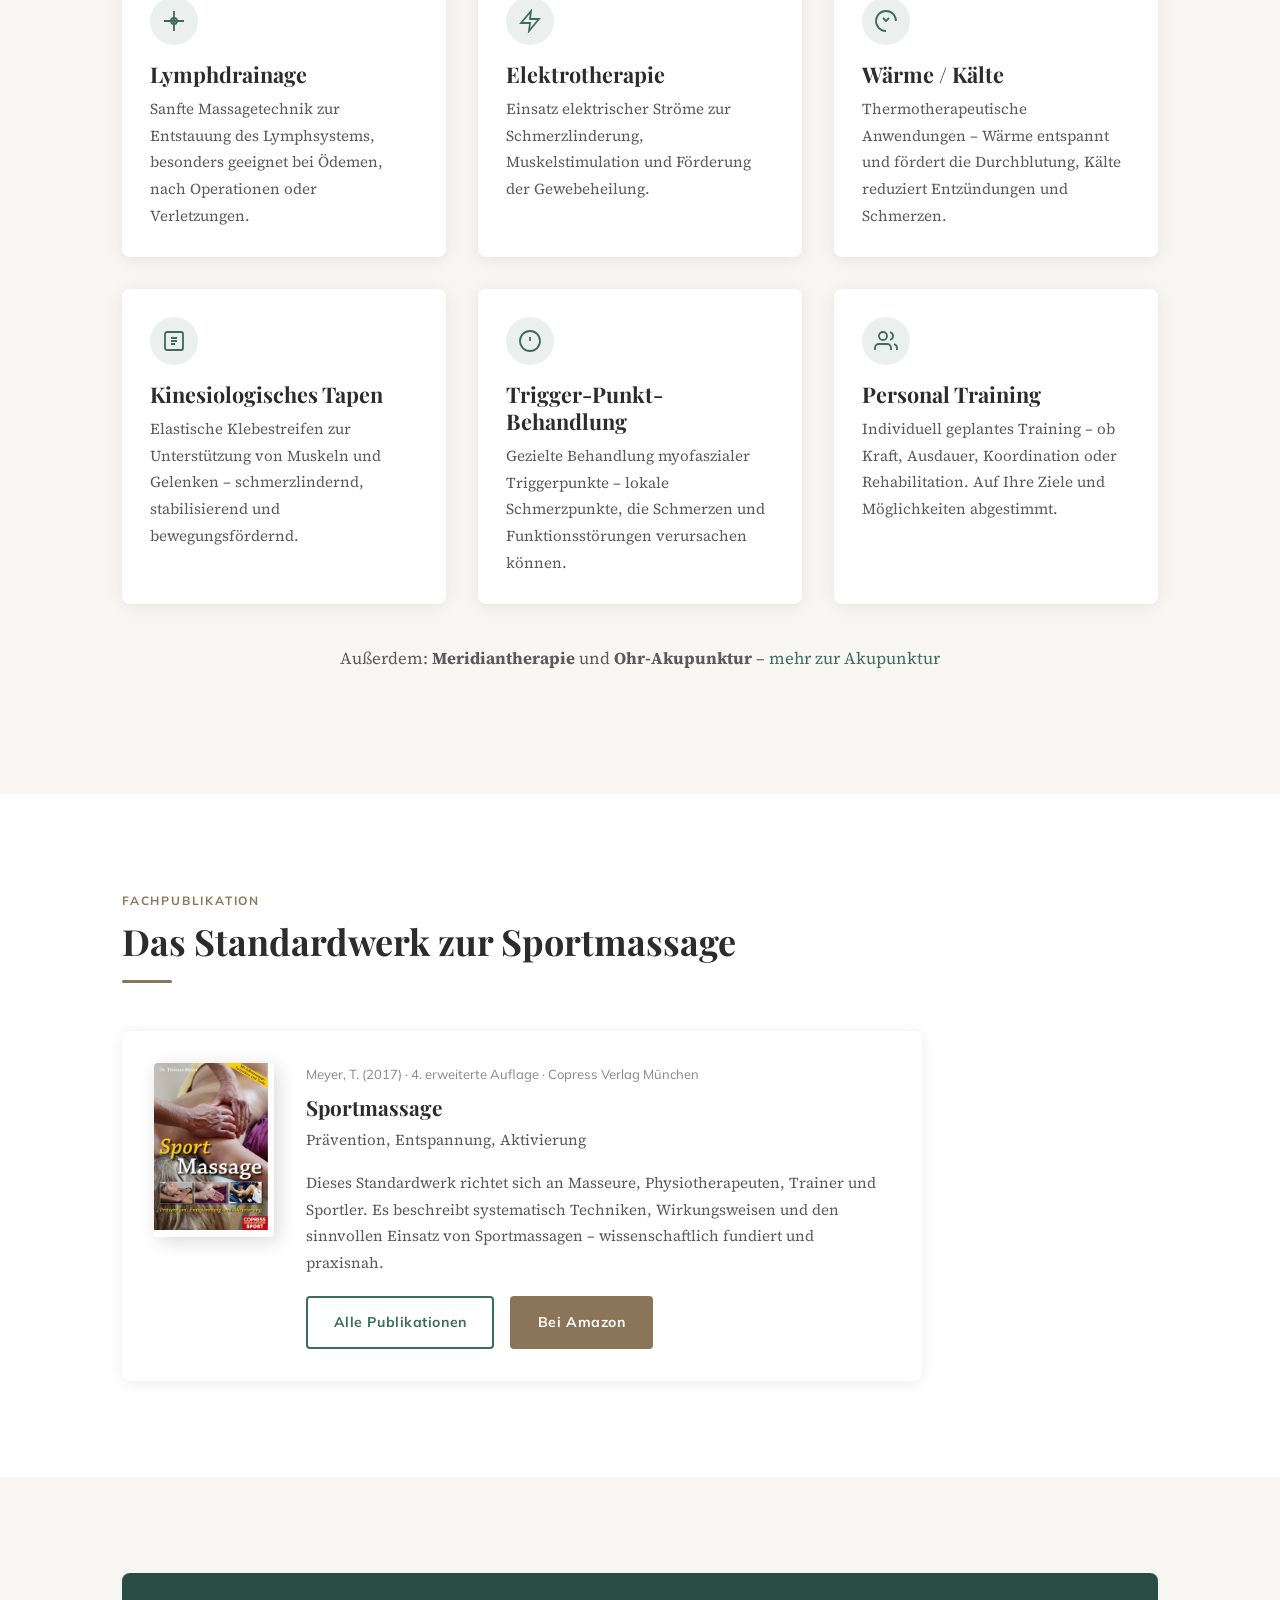
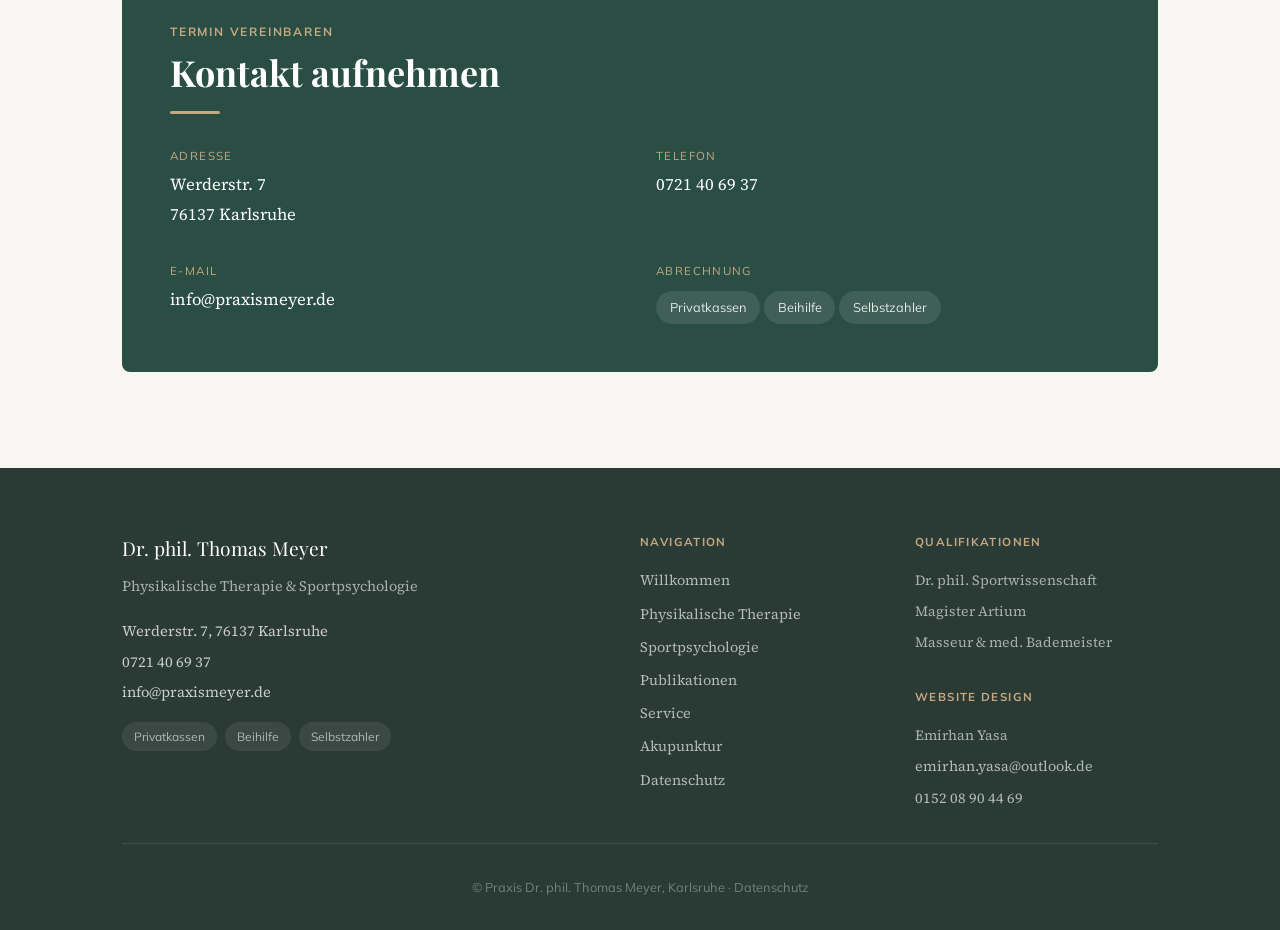
<file: physikalische-therapie.html>
<!doctype html>
<html lang="de">
  <head>
    <meta charset="UTF-8" />
    <meta name="viewport" content="width=device-width, initial-scale=1.0" />
    <title>
      Physikalische Therapie &amp; Sportpsychologie – Dr. phil. Thomas Meyer,
      Karlsruhe
    </title>
    <meta
      name="description"
      content="Dr. phil. Thomas Meyer bietet Physikalische Therapie, Sportpsychologie und Akupunktur in Karlsruhe. Masseur, med. Bademeister und Sportwissenschaftler. Privatkassen, Beihilfe, Selbstzahler."
    />
    <link rel="icon" type="image/png" href="public/images/logo.jpg" />
    <link rel="stylesheet" href="src/styles/fonts.css" />
    <link rel="stylesheet" href="src/styles/style.css" />
  </head>
  <body>
    <!-- ══ HEADER ══════════════════════════════════════════════ -->
    <header class="site-header">
      <div class="header-inner">
        <a href="index.html" class="header-brand" aria-label="Startseite">
          <span class="header-brand-name">Dr. phil. Thomas Meyer</span>
          <span class="header-brand-sub"
            >Physikalische Therapie & Sportpsychologie · Karlsruhe</span
          >
        </a>
        <button
          class="nav-toggle"
          aria-label="Navigation öffnen"
          aria-expanded="false"
          aria-controls="main-nav"
        >
          <span></span><span></span><span></span>
        </button>
        <nav class="main-nav" id="main-nav" aria-label="Hauptnavigation">
          <ul>
            <li><a href="index.html">Willkommen</a></li>
            <li>
              <a href="physikalische-therapie.html">Physikalische Therapie</a>
            </li>
            <li><a href="sportpsychologie.html">Sportpsychologie</a></li>
            <li><a href="publikationen.html">Publikationen</a></li>
            <li><a href="service.html">Service</a></li>
            <li><a href="akupunktur.html">Akupunktur</a></li>
            <li><a href="datenschutz.html">Datenschutz</a></li>
          </ul>
        </nav>
      </div>
    </header>

    <main>
      <!-- ══ PAGE HERO ════════════════════════════════════════ -->
      <section class="page-hero">
        <div class="container">
          <p class="breadcrumb">
            <a href="index.html">Startseite</a> / Physikalische Therapie
          </p>
          <span class="section-label" style="color: var(--color-accent-light)"
            >Behandlungsangebot</span
          >
          <h1>Physikalische Therapie</h1>
        </div>
      </section>

      <!-- ══ INTRO ════════════════════════════════════════════ -->
      <section class="section section--alt">
        <div class="container clearfix">
          <img
            src="public/images/B21I86682x.jpeg"
            alt="Massagebehandlung in der Praxis Dr. Meyer, Karlsruhe"
            class="img-float-right"
            width="420"
            height="520"
            loading="lazy"
          />
          <span class="section-label">Therapie &amp; Behandlung</span>
          <h2>Individuelle physikalische Therapie</h2>
          <div class="divider"></div>
          <p class="lead">
            In meiner Praxis in Karlsruhe biete ich ein umfassendes Spektrum
            physikalischer Therapieleistungen an – abgestimmt auf Ihre
            individuelle Situation und Ihre persönlichen Ziele.
          </p>
          <p>
            Als ausgebildeter Masseur und medizinischer Bademeister mit
            Promotion in Sportwissenschaft verbinde ich fundiertes Fachwissen
            mit langjähriger praktischer Erfahrung. Ob nach sportlichen
            Belastungen, zur Prävention oder bei gesundheitlichen Beschwerden –
            gemeinsam finden wir die passende Behandlung.
          </p>
          <p>
            Die Behandlungen richten sich an Privatkassen-Patienten,
            Beihilfeempfänger sowie Selbstzahler.
          </p>
        </div>
      </section>

      <!-- ══ LEISTUNGEN ════════════════════════════════════════ -->
      <section class="section">
        <div class="container">
          <div class="section-header centered">
            <span class="section-label">Leistungsübersicht</span>
            <h2>Behandlungsangebot</h2>
            <div class="divider centered"></div>
          </div>
          <div class="grid-3">
            <div class="card">
              <div class="card-body">
                <div class="card-icon" aria-hidden="true">
                  <svg
                    viewBox="0 0 24 24"
                    fill="none"
                    stroke="currentColor"
                    stroke-width="1.8"
                  >
                    <path d="M12 2a10 10 0 100 20A10 10 0 0012 2z" />
                    <path d="M12 6v6l4 2" />
                  </svg>
                </div>
                <h3>Klassische Massage</h3>
                <p style="color: var(--color-text-light); font-size: 0.95rem">
                  Die klassische Massage wirkt entspannend auf Muskulatur und
                  Bindegewebe, fördert die Durchblutung und lindert
                  Verspannungen.
                </p>
              </div>
            </div>

            <div class="card">
              <div class="card-body">
                <div class="card-icon" aria-hidden="true">
                  <svg
                    viewBox="0 0 24 24"
                    fill="none"
                    stroke="currentColor"
                    stroke-width="1.8"
                  >
                    <circle cx="12" cy="12" r="10" />
                    <path d="M8 12l3 3 5-5" />
                  </svg>
                </div>
                <h3>Sportmassage</h3>
                <p style="color: var(--color-text-light); font-size: 0.95rem">
                  Gezielte Massagetechniken zur Prävention, Regeneration und
                  Aktivierung – für Sportlerinnen und Sportler auf jedem Niveau.
                </p>
              </div>
            </div>

            <div class="card">
              <div class="card-body">
                <div class="card-icon" aria-hidden="true">
                  <svg
                    viewBox="0 0 24 24"
                    fill="none"
                    stroke="currentColor"
                    stroke-width="1.8"
                  >
                    <path d="M3 12h18M3 6h18M3 18h18" />
                  </svg>
                </div>
                <h3>Bindegewebsmassage</h3>
                <p style="color: var(--color-text-light); font-size: 0.95rem">
                  Reflektorische Behandlung des Bindegewebes zur Beeinflussung
                  innerer Organe und zur Förderung des vegetativen
                  Nervensystems.
                </p>
              </div>
            </div>

            <div class="card">
              <div class="card-body">
                <div class="card-icon" aria-hidden="true">
                  <svg
                    viewBox="0 0 24 24"
                    fill="none"
                    stroke="currentColor"
                    stroke-width="1.8"
                  >
                    <path d="M12 2v20M2 12h20" />
                    <circle cx="12" cy="12" r="3" />
                  </svg>
                </div>
                <h3>Lymphdrainage</h3>
                <p style="color: var(--color-text-light); font-size: 0.95rem">
                  Sanfte Massagetechnik zur Entstauung des Lymphsystems,
                  besonders geeignet bei Ödemen, nach Operationen oder
                  Verletzungen.
                </p>
              </div>
            </div>

            <div class="card">
              <div class="card-body">
                <div class="card-icon" aria-hidden="true">
                  <svg
                    viewBox="0 0 24 24"
                    fill="none"
                    stroke="currentColor"
                    stroke-width="1.8"
                  >
                    <path d="M13 2L3 14h9l-1 8 10-12h-9l1-8z" />
                  </svg>
                </div>
                <h3>Elektrotherapie</h3>
                <p style="color: var(--color-text-light); font-size: 0.95rem">
                  Einsatz elektrischer Ströme zur Schmerzlinderung,
                  Muskelstimulation und Förderung der Gewebeheilung.
                </p>
              </div>
            </div>

            <div class="card">
              <div class="card-body">
                <div class="card-icon" aria-hidden="true">
                  <svg
                    viewBox="0 0 24 24"
                    fill="none"
                    stroke="currentColor"
                    stroke-width="1.8"
                  >
                    <path
                      d="M12 22C6.48 22 2 17.52 2 12S6.48 2 12 2s10 4.48 10 10"
                    />
                    <path d="M15 9l-3 3-3-3" />
                  </svg>
                </div>
                <h3>Wärme / Kälte</h3>
                <p style="color: var(--color-text-light); font-size: 0.95rem">
                  Thermotherapeutische Anwendungen – Wärme entspannt und fördert
                  die Durchblutung, Kälte reduziert Entzündungen und Schmerzen.
                </p>
              </div>
            </div>

            <div class="card">
              <div class="card-body">
                <div class="card-icon" aria-hidden="true">
                  <svg
                    viewBox="0 0 24 24"
                    fill="none"
                    stroke="currentColor"
                    stroke-width="1.8"
                  >
                    <rect x="3" y="3" width="18" height="18" rx="2" />
                    <path d="M9 9h6M9 12h6M9 15h4" />
                  </svg>
                </div>
                <h3>Kinesiologisches Tapen</h3>
                <p style="color: var(--color-text-light); font-size: 0.95rem">
                  Elastische Klebestreifen zur Unterstützung von Muskeln und
                  Gelenken – schmerzlindernd, stabilisierend und
                  bewegungsfördernd.
                </p>
              </div>
            </div>

            <div class="card">
              <div class="card-body">
                <div class="card-icon" aria-hidden="true">
                  <svg
                    viewBox="0 0 24 24"
                    fill="none"
                    stroke="currentColor"
                    stroke-width="1.8"
                  >
                    <circle cx="12" cy="12" r="10" />
                    <path d="M12 8v4M12 16h.01" />
                  </svg>
                </div>
                <h3>Trigger-Punkt-Behandlung</h3>
                <p style="color: var(--color-text-light); font-size: 0.95rem">
                  Gezielte Behandlung myofaszialer Triggerpunkte – lokale
                  Schmerzpunkte, die Schmerzen und Funktionsstörungen
                  verursachen können.
                </p>
              </div>
            </div>

            <div class="card">
              <div class="card-body">
                <div class="card-icon" aria-hidden="true">
                  <svg
                    viewBox="0 0 24 24"
                    fill="none"
                    stroke="currentColor"
                    stroke-width="1.8"
                  >
                    <path d="M17 21v-2a4 4 0 00-4-4H5a4 4 0 00-4 4v2" />
                    <circle cx="9" cy="7" r="4" />
                    <path
                      d="M23 21v-2a4 4 0 00-3-3.87M16 3.13a4 4 0 010 7.75"
                    />
                  </svg>
                </div>
                <h3>Personal Training</h3>
                <p style="color: var(--color-text-light); font-size: 0.95rem">
                  Individuell geplantes Training – ob Kraft, Ausdauer,
                  Koordination oder Rehabilitation. Auf Ihre Ziele und
                  Möglichkeiten abgestimmt.
                </p>
              </div>
            </div>
          </div>

          <div style="text-align: center; margin-top: 2.5rem">
            <p style="color: var(--color-text-light); margin-bottom: 1.5rem">
              Außerdem: <strong>Meridiantherapie</strong> und
              <strong>Ohr-Akupunktur</strong> –
              <a href="akupunktur.html">mehr zur Akupunktur</a>
            </p>
          </div>
        </div>
      </section>

      <!-- ══ PUBLIKATION ══════════════════════════════════════ -->
      <section class="section section--alt">
        <div class="container">
          <div class="section-header">
            <span class="section-label">Fachpublikation</span>
            <h2>Das Standardwerk zur Sportmassage</h2>
            <div class="divider"></div>
          </div>
          <div class="pub-card" style="max-width: 800px">
            <img
              src="public/images/978376791218212x.jpg"
              alt="Buchcover: Sportmassage – Prävention, Entspannung, Aktivierung von Thomas Meyer"
              class="pub-cover"
              loading="lazy"
            />
            <div>
              <p class="pub-meta">
                Meyer, T. (2017) · 4. erweiterte Auflage · Copress Verlag
                München
              </p>
              <h3 class="pub-title">Sportmassage</h3>
              <p class="pub-subtitle">Prävention, Entspannung, Aktivierung</p>
              <p style="font-size: 0.95rem; color: var(--color-text-light)">
                Dieses Standardwerk richtet sich an Masseure, Physiotherapeuten,
                Trainer und Sportler. Es beschreibt systematisch Techniken,
                Wirkungsweisen und den sinnvollen Einsatz von Sportmassagen –
                wissenschaftlich fundiert und praxisnah.
              </p>
              <div
                style="
                  margin-top: 1.25rem;
                  display: flex;
                  gap: 1rem;
                  flex-wrap: wrap;
                "
              >
                <a href="publikationen.html" class="btn btn-outline-dark"
                  >Alle Publikationen</a
                >
                <a
                  href="https://www.amazon.de/gp/product/376791218X"
                  target="_blank"
                  rel="noopener noreferrer"
                  class="btn btn-primary"
                  >Bei Amazon</a
                >
              </div>
            </div>
          </div>
        </div>
      </section>

      <!-- ══ KONTAKT ═══════════════════════════════════════════ -->
      <section class="section">
        <div class="container">
          <div class="contact-box">
            <span class="section-label" style="color: var(--color-accent-light)"
              >Termin vereinbaren</span
            >
            <h2>Kontakt aufnehmen</h2>
            <div
              class="divider"
              style="background: var(--color-accent-light)"
            ></div>
            <div class="contact-grid">
              <div class="contact-item">
                <span class="contact-label">Adresse</span>
                <span class="contact-value"
                  >Werderstr. 7<br />76137 Karlsruhe</span
                >
              </div>
              <div class="contact-item">
                <span class="contact-label">Telefon</span>
                <span class="contact-value"
                  ><a href="tel:+49721406937">0721 40 69 37</a></span
                >
              </div>
              <div class="contact-item">
                <span class="contact-label">E-Mail</span>
                <span class="contact-value"
                  ><a href="mailto:info@praxismeyer.de"
                    >info@praxismeyer.de</a
                  ></span
                >
              </div>
              <div class="contact-item">
                <span class="contact-label">Abrechnung</span>
                <span class="contact-value">
                  <span class="contact-badge">Privatkassen</span>
                  <span class="contact-badge">Beihilfe</span>
                  <span class="contact-badge">Selbstzahler</span>
                </span>
              </div>
            </div>
          </div>
        </div>
      </section>
    </main>

    <!-- ══ FOOTER ═══════════════════════════════════════════════ -->
    <footer class="site-footer" aria-label="Seiten-Footer">
      <div class="container">
        <div class="footer-grid">
          <div>
            <div class="footer-brand-name">Dr. phil. Thomas Meyer</div>
            <div class="footer-tagline">
              Physikalische Therapie &amp; Sportpsychologie
            </div>
            <div class="footer-contact-item">Werderstr. 7, 76137 Karlsruhe</div>
            <div class="footer-contact-item">
              <a href="tel:+49721406937">0721 40 69 37</a>
            </div>
            <div class="footer-contact-item">
              <a href="mailto:info@praxismeyer.de">info@praxismeyer.de</a>
            </div>
            <div class="footer-badges">
              <span class="footer-badge">Privatkassen</span>
              <span class="footer-badge">Beihilfe</span>
              <span class="footer-badge">Selbstzahler</span>
            </div>
          </div>
          <div>
            <div class="footer-heading">Navigation</div>
            <nav class="footer-links" aria-label="Footer-Navigation">
              <a href="index.html">Willkommen</a>
              <a href="physikalische-therapie.html">Physikalische Therapie</a>
              <a href="sportpsychologie.html">Sportpsychologie</a>
              <a href="publikationen.html">Publikationen</a>
              <a href="service.html">Service</a>
              <a href="akupunktur.html">Akupunktur</a>
              <a href="datenschutz.html">Datenschutz</a>
            </nav>
          </div>
          <div>
            <div class="footer-heading">Qualifikationen</div>
            <div
              class="footer-links"
              style="
                color: rgba(255, 255, 255, 0.6);
                font-size: 0.88rem;
                gap: 0.4rem;
                margin-bottom: 2rem;
              "
            >
              <span>Dr. phil. Sportwissenschaft</span>
              <span>Magister Artium</span>
              <span>Masseur &amp; med. Bademeister</span>
            </div>
            <div class="footer-heading">Website Design</div>
            <div
              class="footer-links"
              style="
                color: rgba(255, 255, 255, 0.6);
                font-size: 0.88rem;
                gap: 0.4rem;
              "
            >
              <span>Emirhan Yasa</span>
              <span><a href="mailto:emirhan.yasa@outlook.de">emirhan.yasa@outlook.de</a></span>
              <span><a href="tel:015208904469">0152 08 90 44 69</a></span>
            </div>
          </div>
        </div>
        <div class="footer-bottom">
          &copy; Praxis Dr. phil. Thomas Meyer, Karlsruhe ·
          <a href="datenschutz.html" style="color: inherit">Datenschutz</a>
        </div>
      </div>
    </footer>

    <script src="src/scripts/main.js" defer></script>
  </body>
</html>
</file>
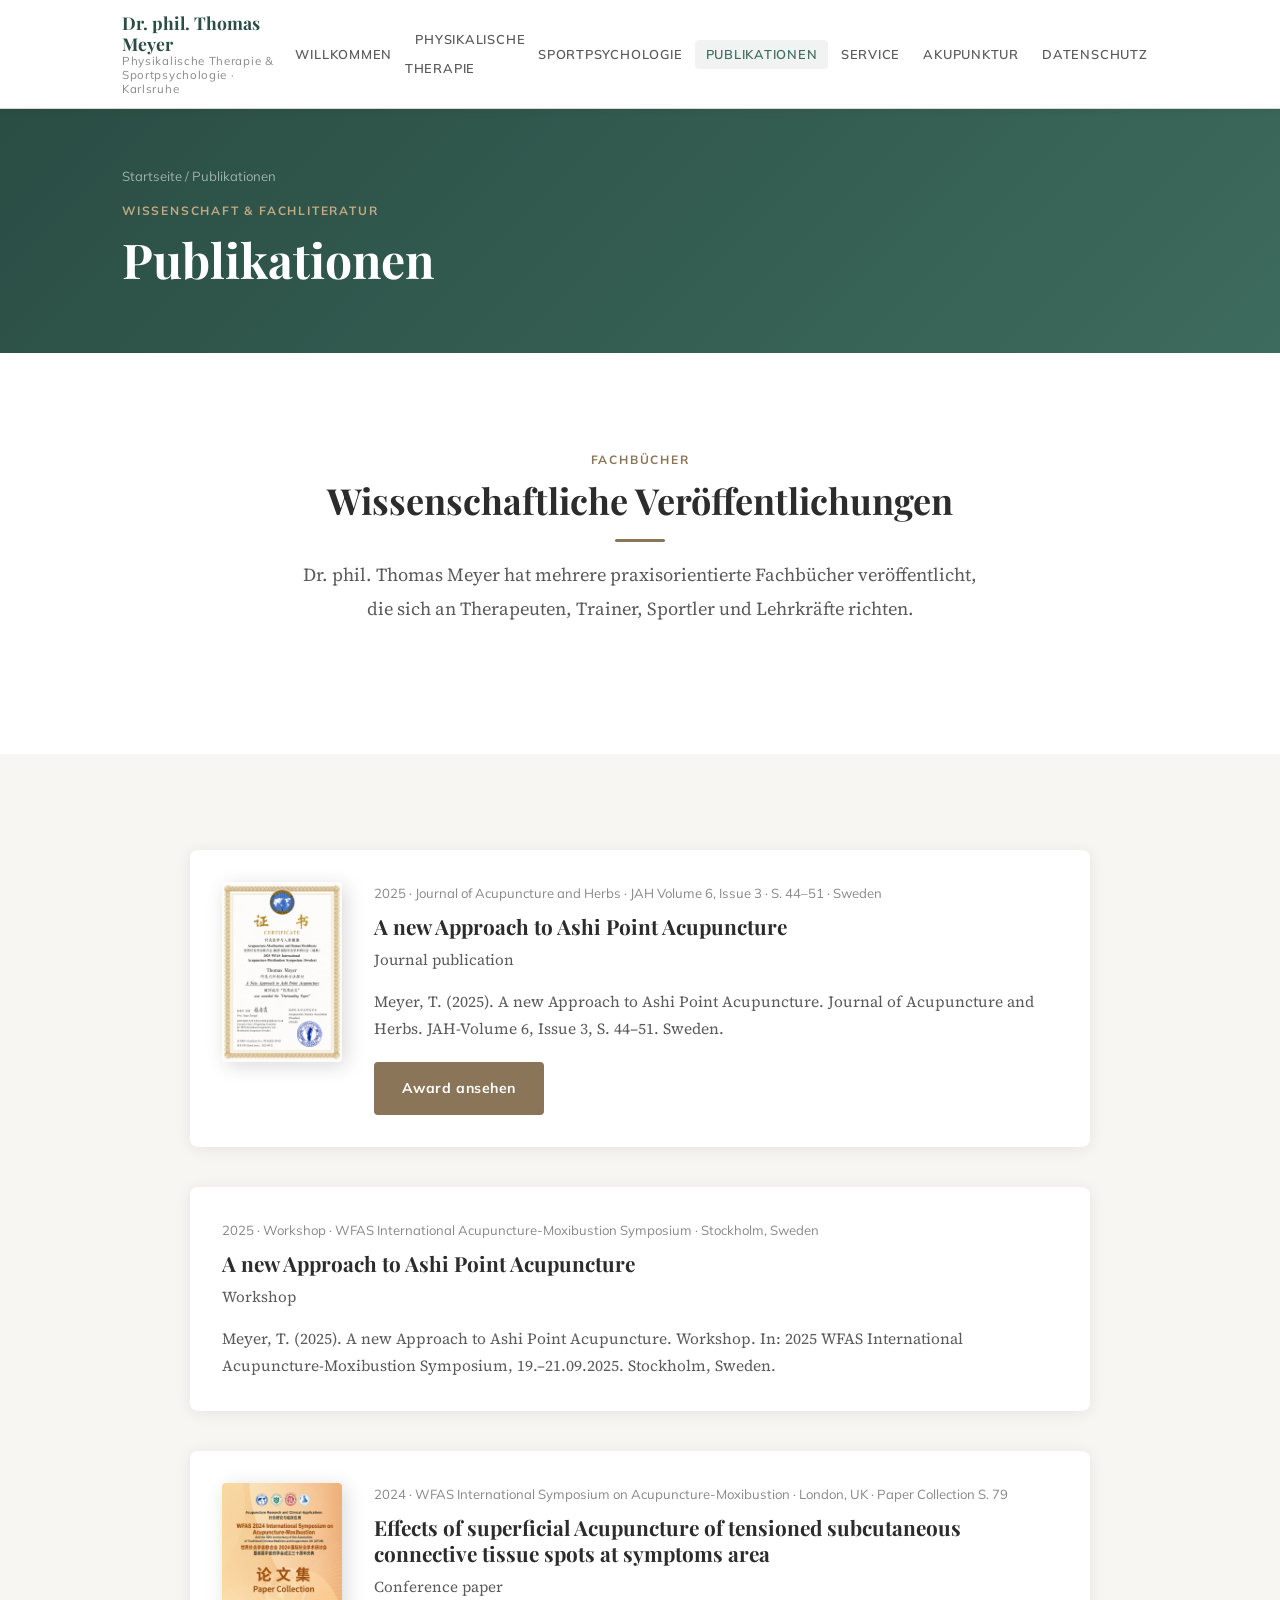
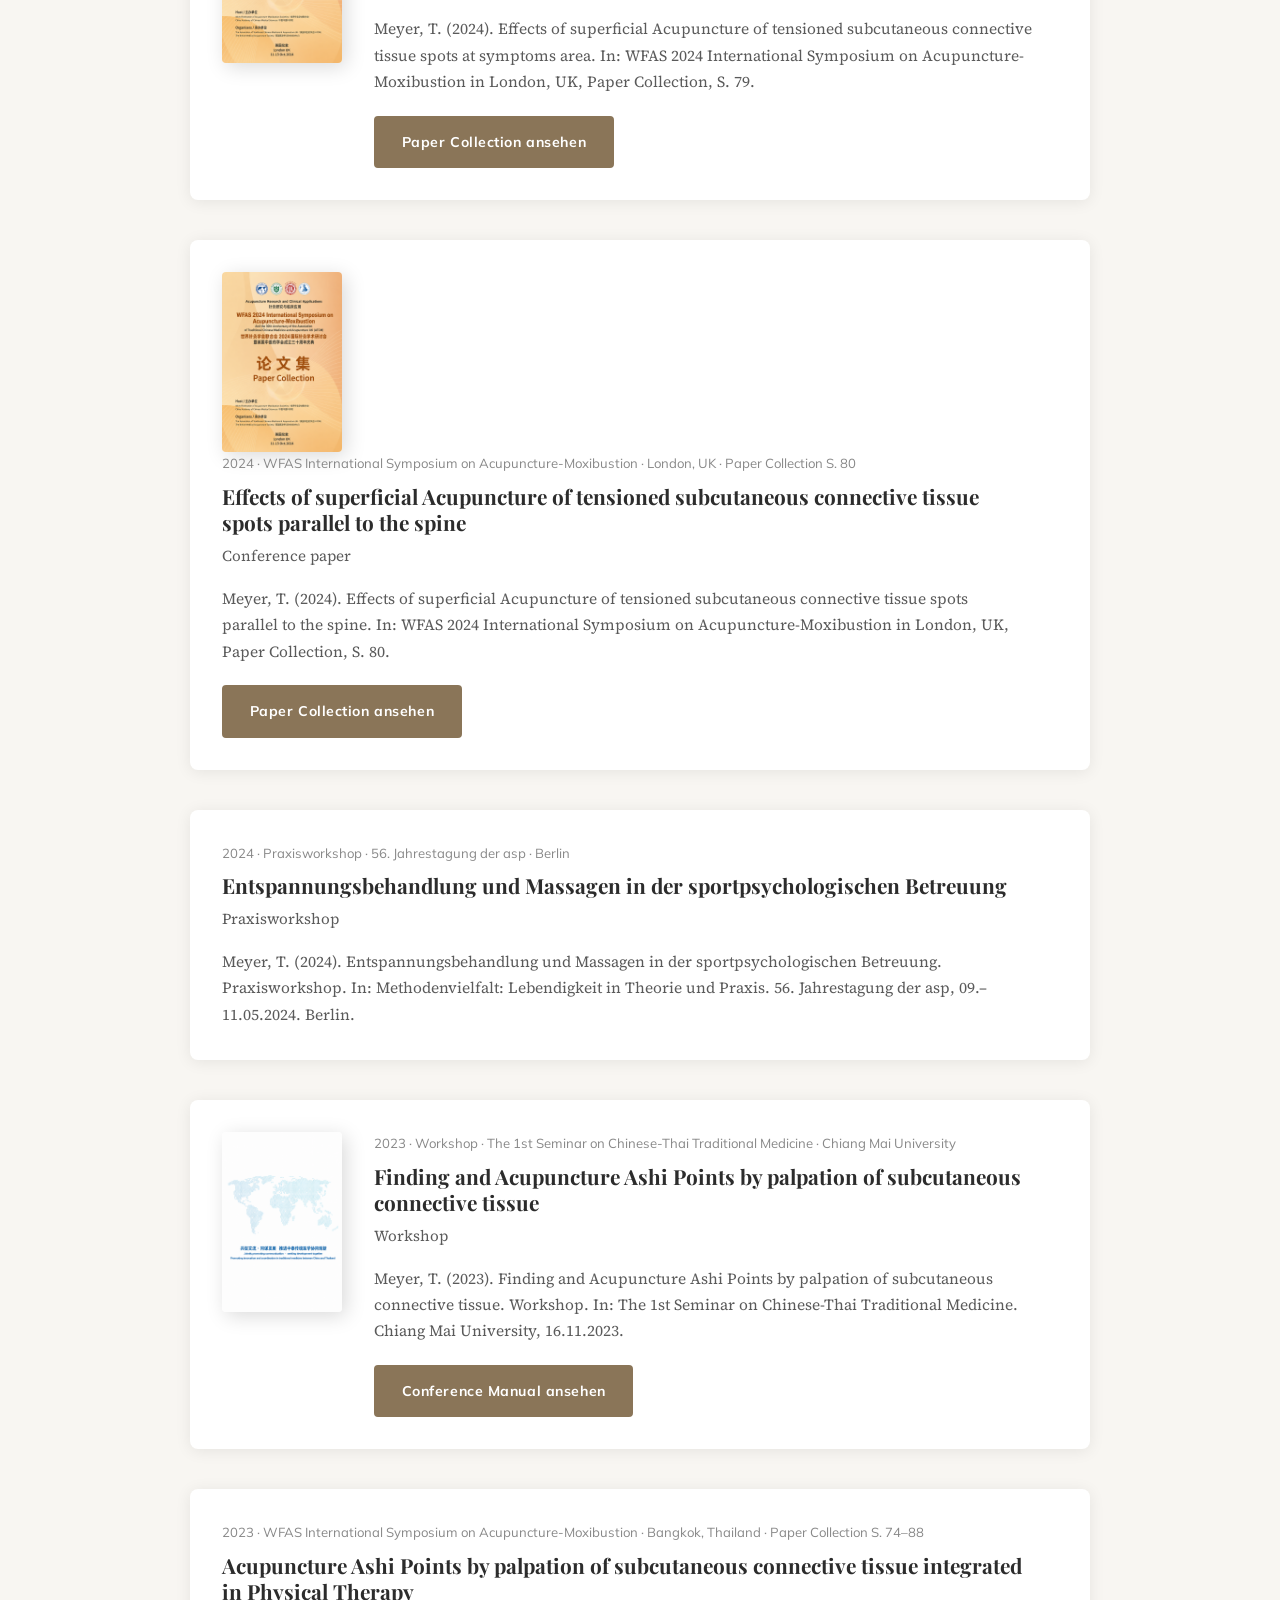
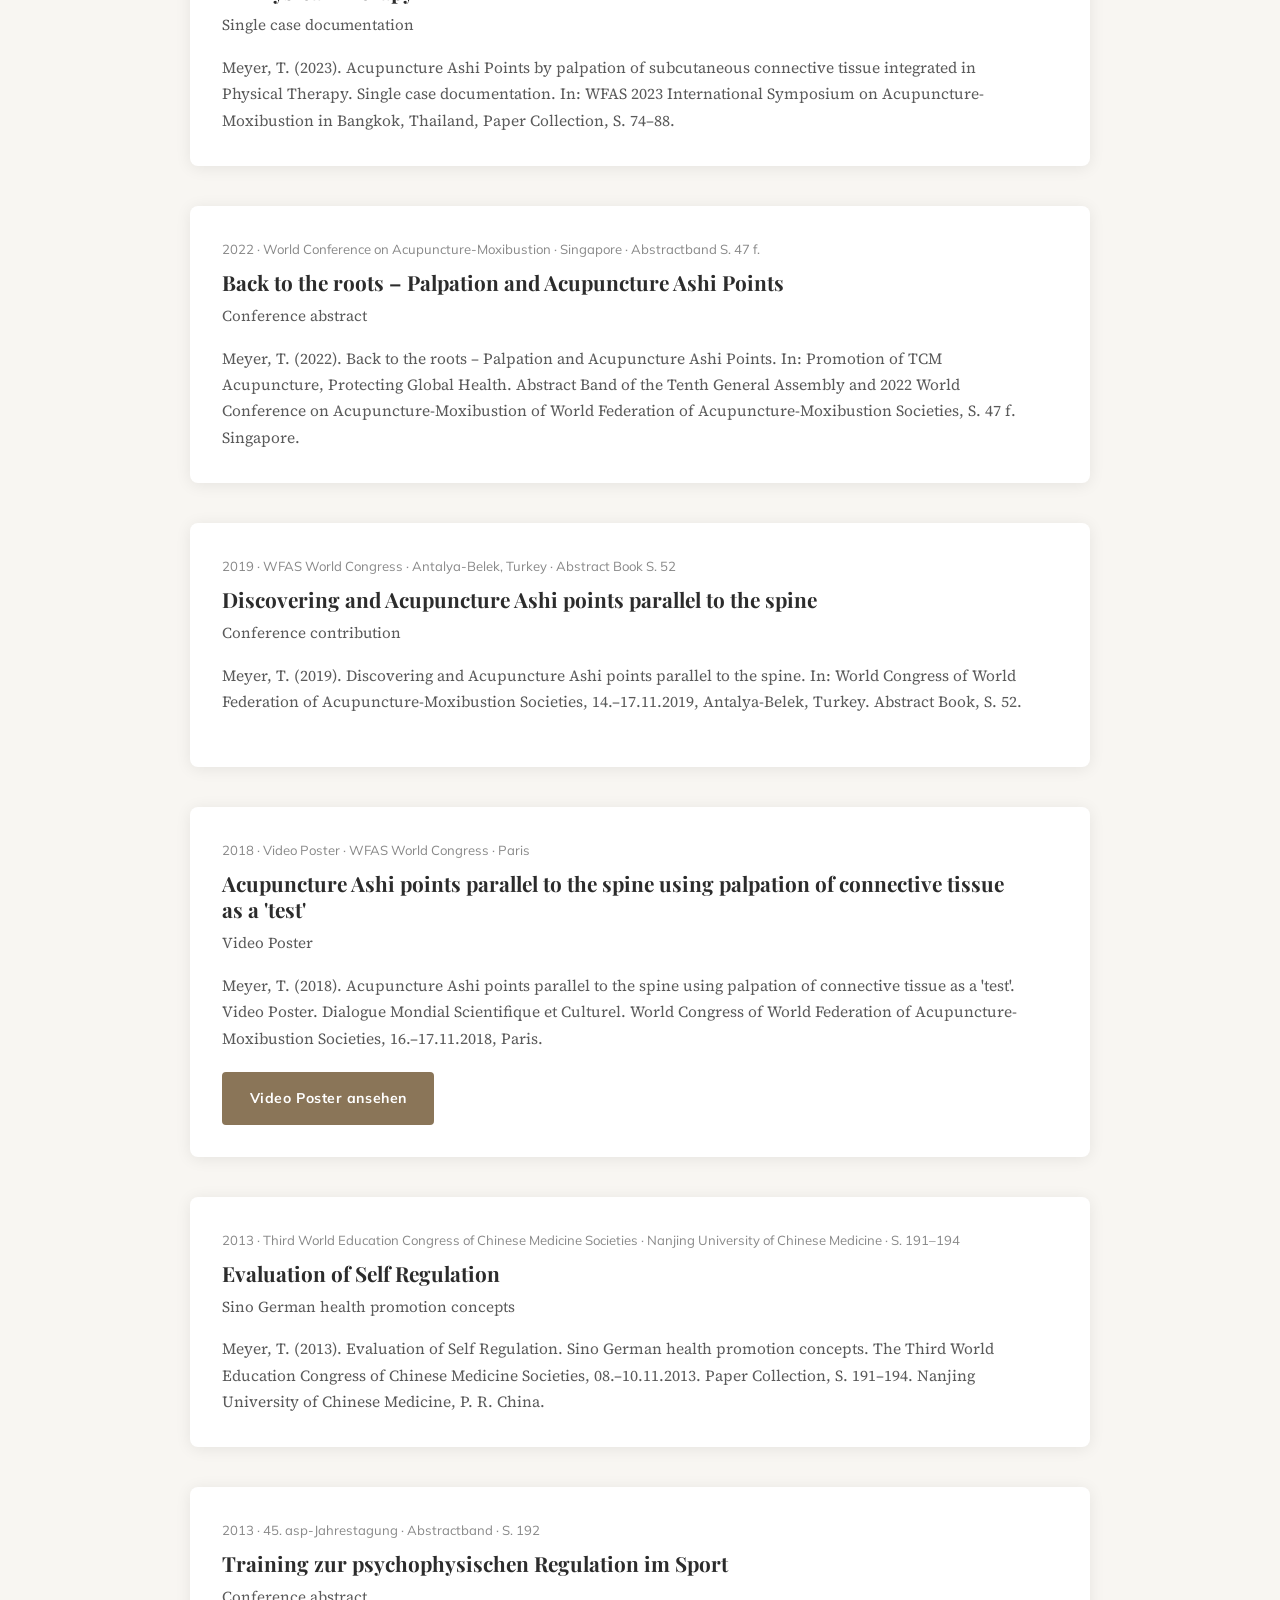
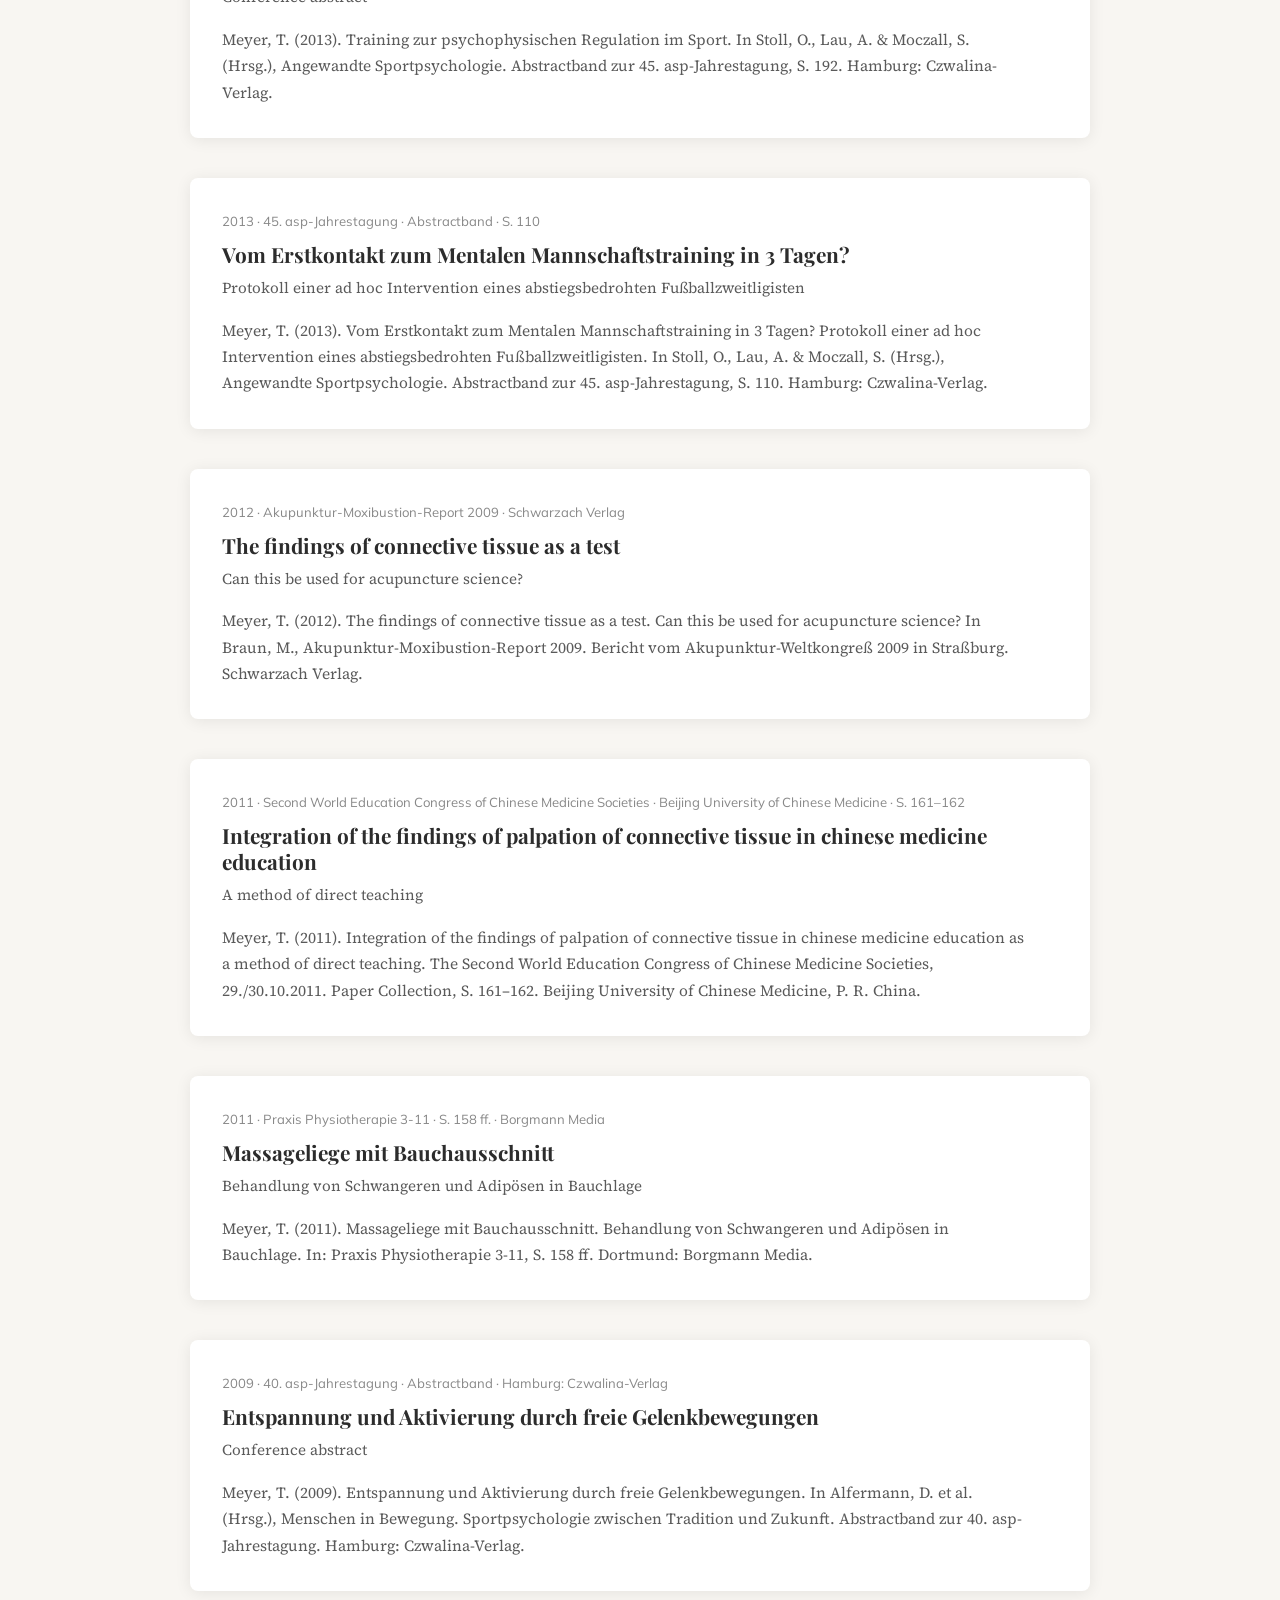
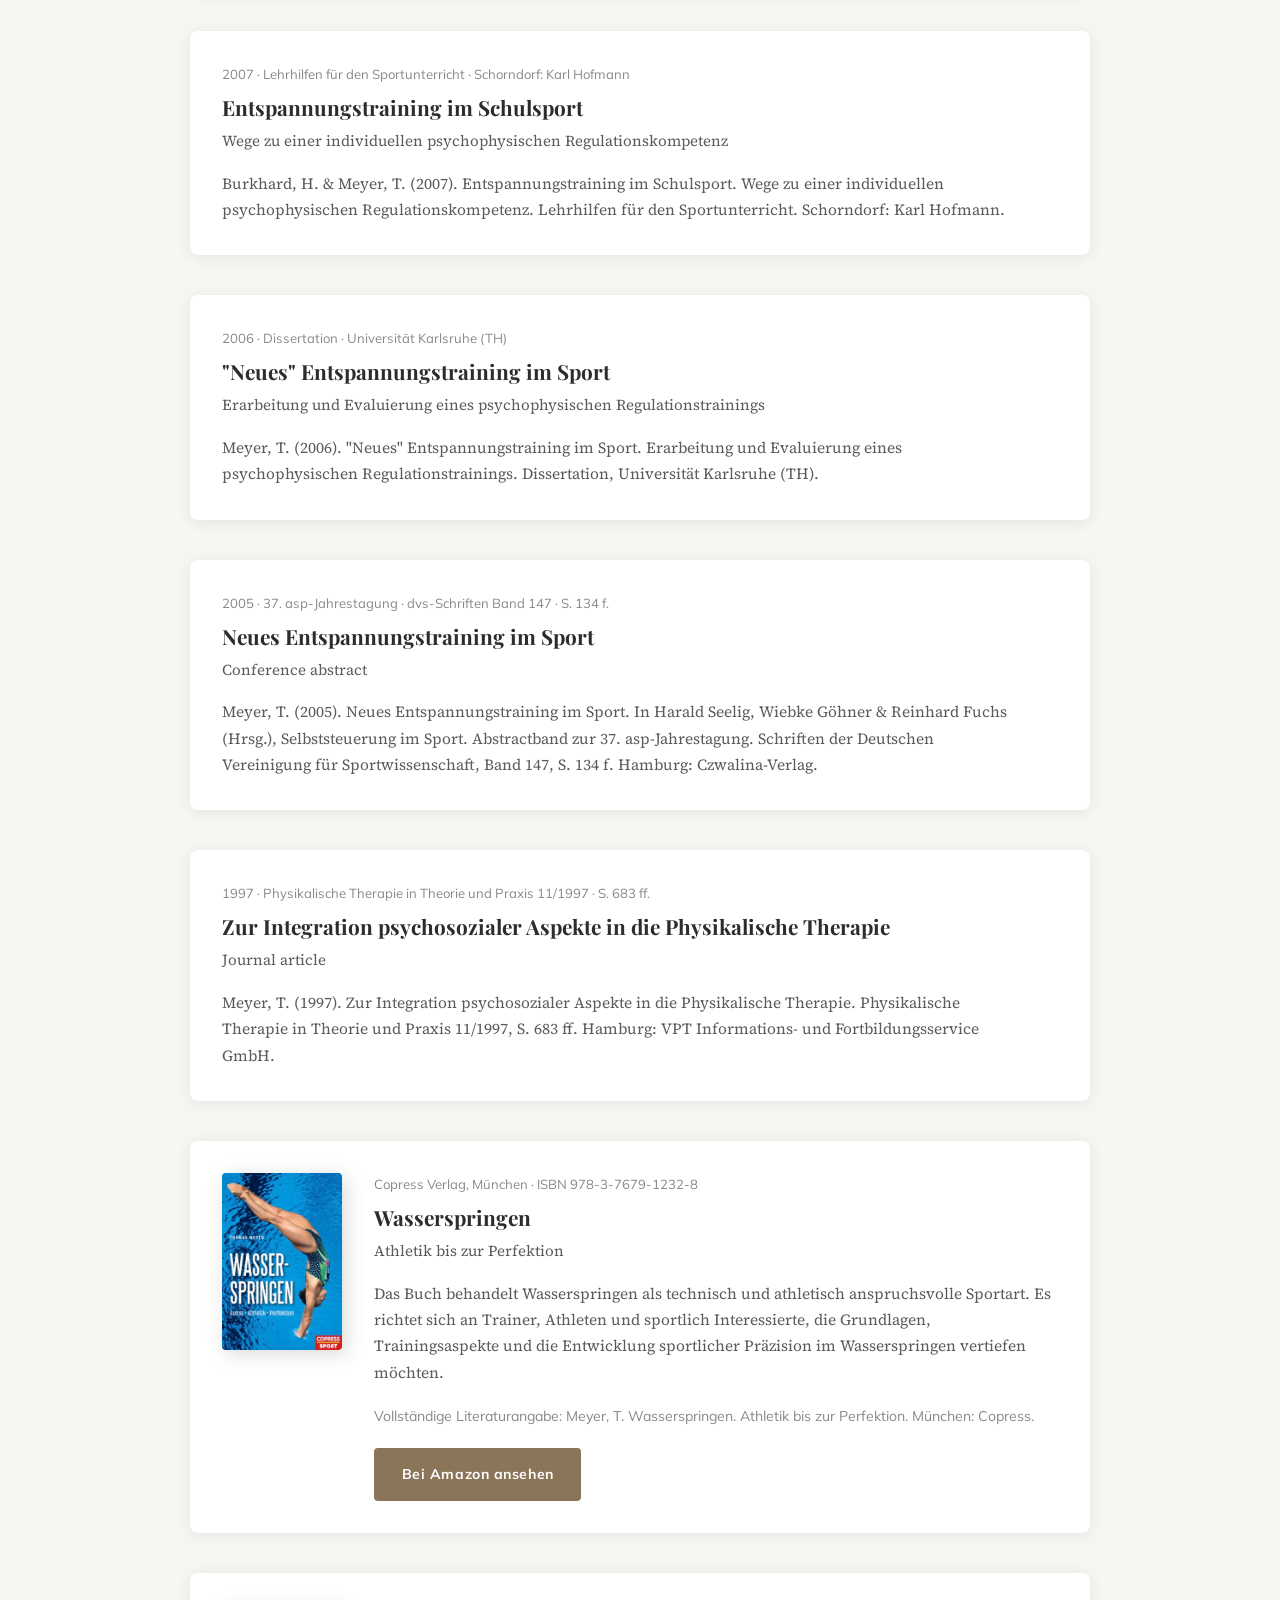
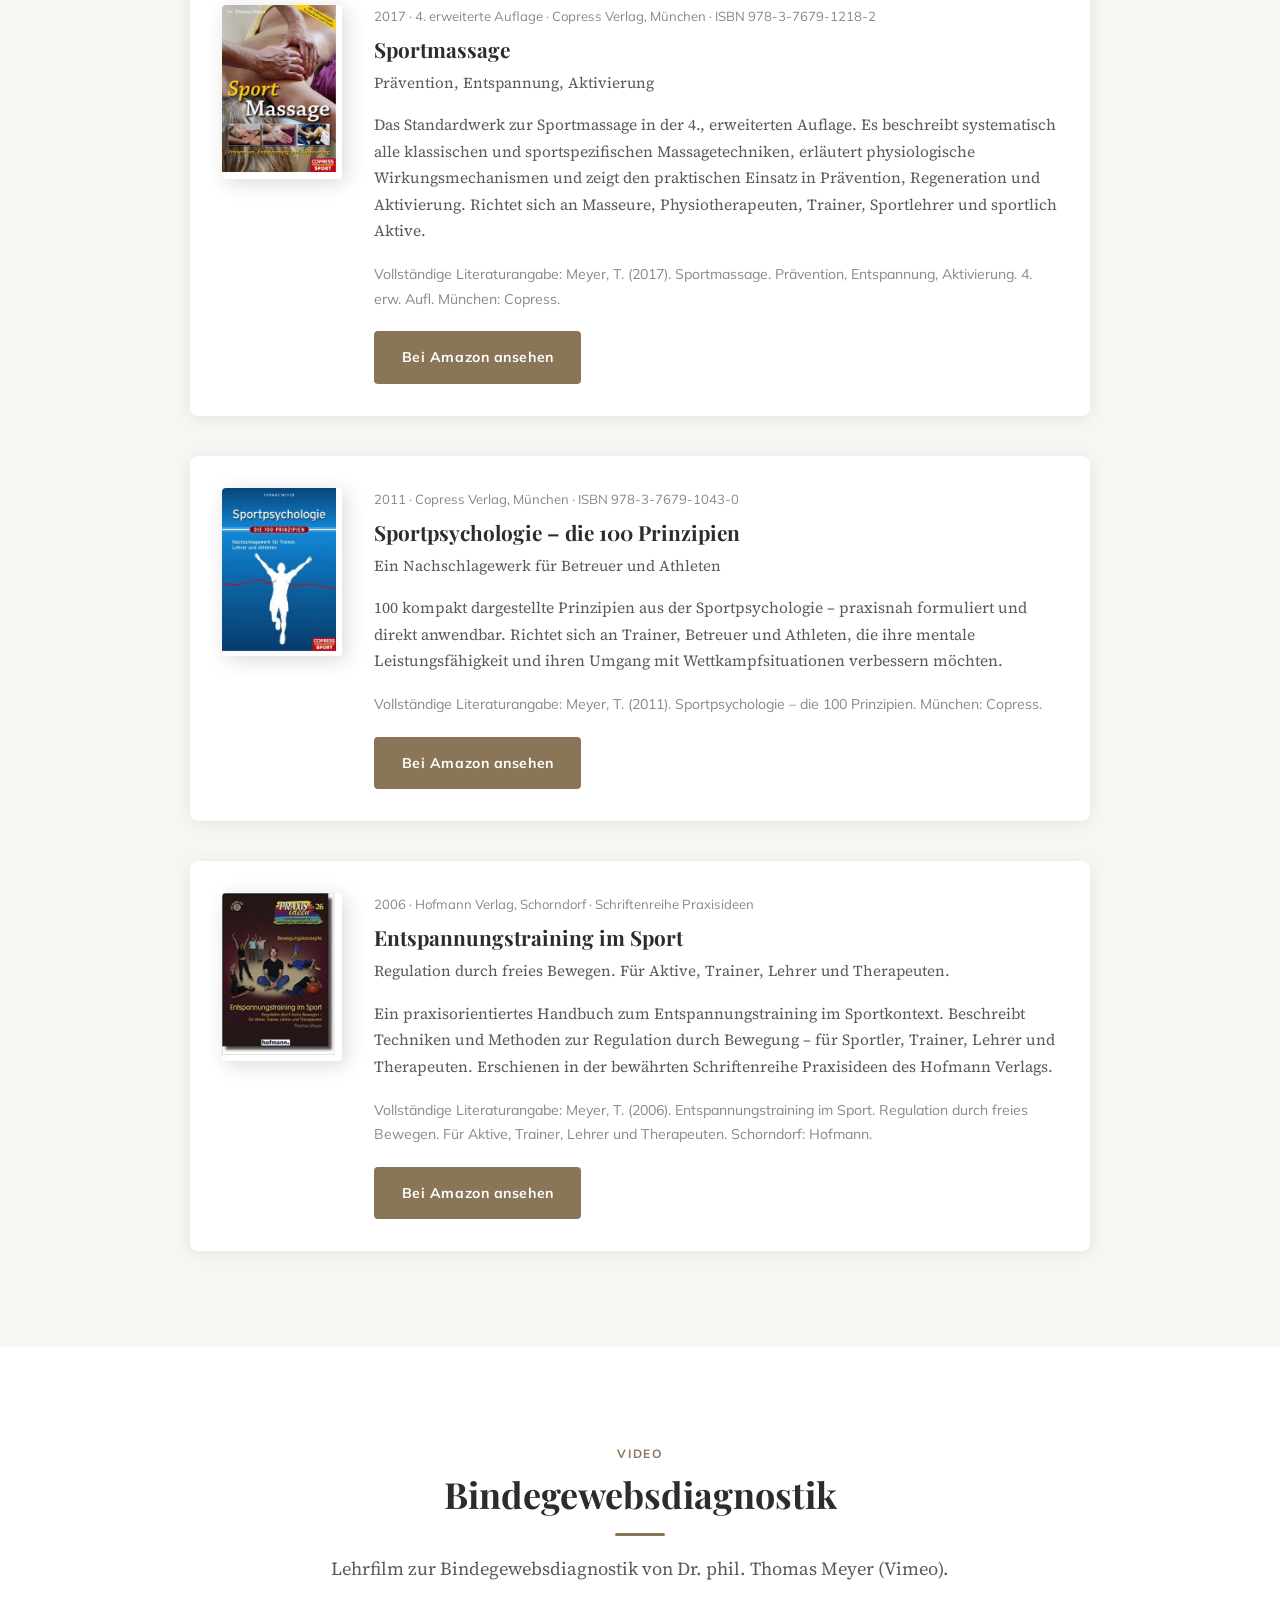
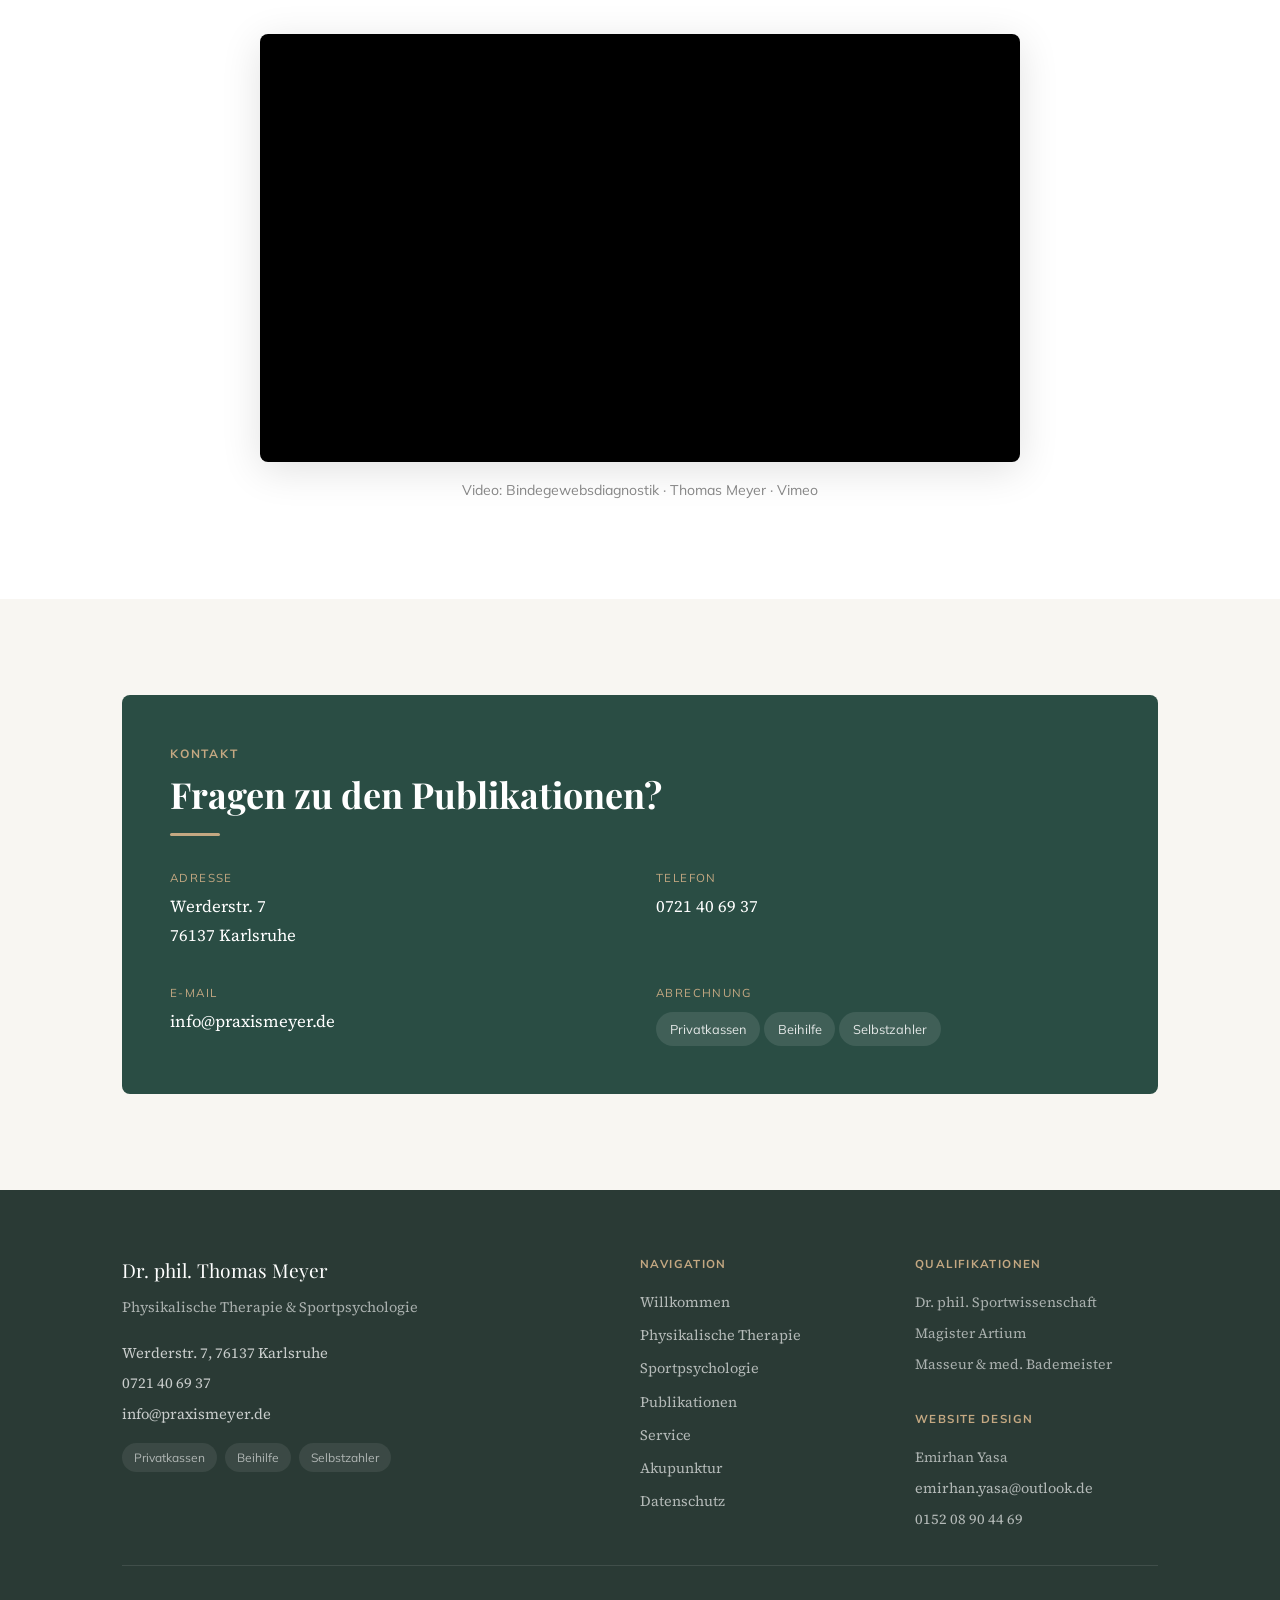
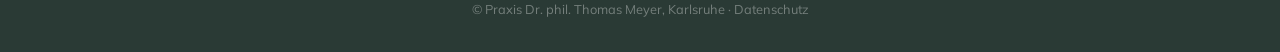
<file: publikationen.html>
<!doctype html>
<html lang="de">
  <head>
    <meta charset="UTF-8" />
    <meta name="viewport" content="width=device-width, initial-scale=1.0" />
    <title>Publikationen – Dr. phil. Thomas Meyer, Karlsruhe</title>
    <meta
      name="description"
      content="Dr. phil. Thomas Meyer bietet Physikalische Therapie, Sportpsychologie und Akupunktur in Karlsruhe. Masseur, med. Bademeister und Sportwissenschaftler. Privatkassen, Beihilfe, Selbstzahler."
    />
    <link rel="icon" type="image/png" href="public/images/logo.jpg" />
    <link rel="stylesheet" href="src/styles/fonts.css" />
    <link rel="stylesheet" href="src/styles/style.css" />
  </head>
  <body>
    <!-- ══ HEADER ══════════════════════════════════════════════ -->
    <header class="site-header">
      <div class="header-inner">
        <a href="index.html" class="header-brand" aria-label="Startseite">
          <span class="header-brand-name">Dr. phil. Thomas Meyer</span>
          <span class="header-brand-sub"
            >Physikalische Therapie & Sportpsychologie · Karlsruhe</span
          >
        </a>
        <button
          class="nav-toggle"
          aria-label="Navigation öffnen"
          aria-expanded="false"
          aria-controls="main-nav"
        >
          <span></span><span></span><span></span>
        </button>
        <nav class="main-nav" id="main-nav" aria-label="Hauptnavigation">
          <ul>
            <li><a href="index.html">Willkommen</a></li>
            <li>
              <a href="physikalische-therapie.html">Physikalische Therapie</a>
            </li>
            <li><a href="sportpsychologie.html">Sportpsychologie</a></li>
            <li><a href="publikationen.html">Publikationen</a></li>
            <li><a href="service.html">Service</a></li>
            <li><a href="akupunktur.html">Akupunktur</a></li>
            <li><a href="datenschutz.html">Datenschutz</a></li>
          </ul>
        </nav>
      </div>
    </header>

    <main>
      <!-- ══ PAGE HERO ════════════════════════════════════════ -->
      <section class="page-hero">
        <div class="container">
          <p class="breadcrumb">
            <a href="index.html">Startseite</a> / Publikationen
          </p>
          <span class="section-label" style="color: var(--color-accent-light)"
            >Wissenschaft &amp; Fachliteratur</span
          >
          <h1>Publikationen</h1>
        </div>
      </section>

      <!-- ══ INTRO ════════════════════════════════════════════ -->
      <section class="section section--alt">
        <div class="container">
          <div
            class="section-header centered"
            style="max-width: 700px; margin: 0 auto 2rem"
          >
            <span class="section-label">Fachbücher</span>
            <h2>Wissenschaftliche Veröffentlichungen</h2>
            <div class="divider centered"></div>
            <p class="lead">
              Dr. phil. Thomas Meyer hat mehrere praxisorientierte Fachbücher
              veröffentlicht, die sich an Therapeuten, Trainer, Sportler und
              Lehrkräfte richten.
            </p>
          </div>
        </div>
      </section>

      <!-- ══ PUBLIKATIONEN ════════════════════════════════════ -->
      <section class="section">
        <div class="container">
          <div
            style="
              display: flex;
              flex-direction: column;
              gap: 2.5rem;
              max-width: 900px;
              margin: 0 auto;
            "
          >
            <!-- Meyer 2025 - Journal of Acupuncture and Herbs -->
            <article class="pub-card">
              <img
                src="public/images/Acupuncture.png"
                alt="Buchcover: Sportmassage – Prävention, Entspannung, Aktivierung"
                class="pub-cover"
                loading="lazy"
              />
              <div>
                <p class="pub-meta">
                  2025 · Journal of Acupuncture and Herbs · JAH Volume 6, Issue
                  3 · S. 44–51 · Sweden
                </p>
                <h2 class="pub-title">
                  A new Approach to Ashi Point Acupuncture
                </h2>
                <p class="pub-subtitle">Journal publication</p>
                <p
                  style="
                    font-size: 0.97rem;
                    color: var(--color-text-light);
                    line-height: 1.7;
                  "
                >
                  Meyer, T. (2025). A new Approach to Ashi Point Acupuncture.
                  Journal of Acupuncture and Herbs. JAH-Volume 6, Issue 3, S.
                  44–51. Sweden.
                </p>
                <div
                  style="
                    margin-top: 1.25rem;
                    display: flex;
                    gap: 1rem;
                    flex-wrap: wrap;
                  "
                >
                  <a
                    href="http://www.praxismeyer.de/ewExternalFiles/IMG_2859.jpeg"
                    target="_blank"
                    rel="noopener noreferrer"
                    class="btn btn-primary"
                    >Award ansehen</a
                  >
                </div>
              </div>
            </article>

            <!-- Meyer 2025 - WFAS Stockholm Workshop -->
            <article class="pub-card">
              <div>
                <p class="pub-meta">
                  2025 · Workshop · WFAS International Acupuncture-Moxibustion
                  Symposium · Stockholm, Sweden
                </p>
                <h2 class="pub-title">
                  A new Approach to Ashi Point Acupuncture
                </h2>
                <p class="pub-subtitle">Workshop</p>
                <p
                  style="
                    font-size: 0.97rem;
                    color: var(--color-text-light);
                    line-height: 1.7;
                  "
                >
                  Meyer, T. (2025). A new Approach to Ashi Point Acupuncture.
                  Workshop. In: 2025 WFAS International Acupuncture-Moxibustion
                  Symposium, 19.–21.09.2025. Stockholm, Sweden.
                </p>
              </div>
            </article>

            <!-- Meyer 2024 - Symptoms Area -->
            <article class="pub-card">
              <img
                src="public/images/wfas2024.png"
                alt="Buchcover: Sportmassage – Prävention, Entspannung, Aktivierung"
                class="pub-cover"
                loading="lazy"
              />
              <div>
                <p class="pub-meta">
                  2024 · WFAS International Symposium on Acupuncture-Moxibustion
                  · London, UK · Paper Collection S. 79
                </p>
                <h2 class="pub-title">
                  Effects of superficial Acupuncture of tensioned subcutaneous
                  connective tissue spots at symptoms area
                </h2>
                <p class="pub-subtitle">Conference paper</p>
                <p
                  style="
                    font-size: 0.97rem;
                    color: var(--color-text-light);
                    line-height: 1.7;
                  "
                >
                  Meyer, T. (2024). Effects of superficial Acupuncture of
                  tensioned subcutaneous connective tissue spots at symptoms
                  area. In: WFAS 2024 International Symposium on
                  Acupuncture-Moxibustion in London, UK, Paper Collection, S.
                  79.
                </p>
                <div
                  style="
                    margin-top: 1.25rem;
                    display: flex;
                    gap: 1rem;
                    flex-wrap: wrap;
                  "
                >
                  <a
                    href="http://www.praxismeyer.de/ewExternalFiles/WFAS2024%20Paper%20Collectione%CC%80%C2%AE%C2%BA%C3%A6%C2%96%C2%87e%CC%81%C2%9B%C2%86-WFAS2024a%CC%8A%C2%9B%C2%BDe%CC%81%C2%99%C2%85e%CC%81%C2%92%C2%88c%CC%A7%C2%81%C2%B8a%CC%8A%C2%AD%C2%A6%C3%A6%C2%9C%C2%AFc%CC%A7%C2%A0%C2%94e%CC%80%C2%AE%C2%A8a%CC%88%C2%BC%C2%9Ae%CC%80%C2%AE%C2%AE.pdf"
                    target="_blank"
                    rel="noopener noreferrer"
                    class="btn btn-primary"
                    >Paper Collection ansehen</a
                  >
                </div>
              </div>
            </article>

            <!-- Meyer 2024 - Parallel to the spine -->
            <article class="pub-card">
              <div>
                <img
                  src="public/images/wfas2024.png"
                  alt="Buchcover: Sportmassage – Prävention, Entspannung, Aktivierung"
                  class="pub-cover"
                  loading="lazy"
                />
                <p class="pub-meta">
                  2024 · WFAS International Symposium on Acupuncture-Moxibustion
                  · London, UK · Paper Collection S. 80
                </p>
                <h2 class="pub-title">
                  Effects of superficial Acupuncture of tensioned subcutaneous
                  connective tissue spots parallel to the spine
                </h2>
                <p class="pub-subtitle">Conference paper</p>
                <p
                  style="
                    font-size: 0.97rem;
                    color: var(--color-text-light);
                    line-height: 1.7;
                  "
                >
                  Meyer, T. (2024). Effects of superficial Acupuncture of
                  tensioned subcutaneous connective tissue spots parallel to the
                  spine. In: WFAS 2024 International Symposium on
                  Acupuncture-Moxibustion in London, UK, Paper Collection, S.
                  80.
                </p>
                <div
                  style="
                    margin-top: 1.25rem;
                    display: flex;
                    gap: 1rem;
                    flex-wrap: wrap;
                  "
                >
                  <a
                    href="http://www.praxismeyer.de/ewExternalFiles/WFAS2024%20Paper%20Collectione%CC%80%C2%AE%C2%BA%C3%A6%C2%96%C2%87e%CC%81%C2%9B%C2%86-WFAS2024a%CC%8A%C2%9B%C2%BDe%CC%81%C2%99%C2%85e%CC%81%C2%92%C2%88c%CC%A7%C2%81%C2%B8a%CC%8A%C2%AD%C2%A6%C3%A6%C2%9C%C2%AFc%CC%A7%C2%A0%C2%94e%CC%80%C2%AE%C2%A8a%CC%88%C2%BC%C2%9Ae%CC%80%C2%AE%C2%AE.pdf"
                    target="_blank"
                    rel="noopener noreferrer"
                    class="btn btn-primary"
                    >Paper Collection ansehen</a
                  >
                </div>
              </div>
            </article>

            <!-- Meyer 2024 - asp Berlin -->
            <article class="pub-card">
              <div>
                <p class="pub-meta">
                  2024 · Praxisworkshop · 56. Jahrestagung der asp · Berlin
                </p>
                <h2 class="pub-title">
                  Entspannungsbehandlung und Massagen in der
                  sportpsychologischen Betreuung
                </h2>
                <p class="pub-subtitle">Praxisworkshop</p>
                <p
                  style="
                    font-size: 0.97rem;
                    color: var(--color-text-light);
                    line-height: 1.7;
                  "
                >
                  Meyer, T. (2024). Entspannungsbehandlung und Massagen in der
                  sportpsychologischen Betreuung. Praxisworkshop. In:
                  Methodenvielfalt: Lebendigkeit in Theorie und Praxis. 56.
                  Jahrestagung der asp, 09.–11.05.2024. Berlin.
                </p>
              </div>
            </article>

            <!-- Meyer 2023 - Chiang Mai -->
            <article class="pub-card">
              <img
                src="public/images/chin.png"
                alt="Buchcover: Sportmassage – Prävention, Entspannung, Aktivierung"
                class="pub-cover"
                loading="lazy"
              />
              <div>
                <p class="pub-meta">
                  2023 · Workshop · The 1st Seminar on Chinese-Thai Traditional
                  Medicine · Chiang Mai University
                </p>
                <h2 class="pub-title">
                  Finding and Acupuncture Ashi Points by palpation of
                  subcutaneous connective tissue
                </h2>
                <p class="pub-subtitle">Workshop</p>
                <p
                  style="
                    font-size: 0.97rem;
                    color: var(--color-text-light);
                    line-height: 1.7;
                  "
                >
                  Meyer, T. (2023). Finding and Acupuncture Ashi Points by
                  palpation of subcutaneous connective tissue. Workshop. In: The
                  1st Seminar on Chinese-Thai Traditional Medicine. Chiang Mai
                  University, 16.11.2023.
                </p>
                <div
                  style="
                    margin-top: 1.25rem;
                    display: flex;
                    gap: 1rem;
                    flex-wrap: wrap;
                  "
                >
                  <a
                    href="http://www.praxismeyer.de/ewExternalFiles/Conference%20manual20231114.pdf"
                    target="_blank"
                    rel="noopener noreferrer"
                    class="btn btn-primary"
                    >Conference Manual ansehen</a
                  >
                </div>
              </div>
            </article>

            <!-- Meyer 2023 - WFAS Bangkok -->
            <article class="pub-card">
              <div>
                <p class="pub-meta">
                  2023 · WFAS International Symposium on Acupuncture-Moxibustion
                  · Bangkok, Thailand · Paper Collection S. 74–88
                </p>
                <h2 class="pub-title">
                  Acupuncture Ashi Points by palpation of subcutaneous
                  connective tissue integrated in Physical Therapy
                </h2>
                <p class="pub-subtitle">Single case documentation</p>
                <p
                  style="
                    font-size: 0.97rem;
                    color: var(--color-text-light);
                    line-height: 1.7;
                  "
                >
                  Meyer, T. (2023). Acupuncture Ashi Points by palpation of
                  subcutaneous connective tissue integrated in Physical Therapy.
                  Single case documentation. In: WFAS 2023 International
                  Symposium on Acupuncture-Moxibustion in Bangkok, Thailand,
                  Paper Collection, S. 74–88.
                </p>
              </div>
            </article>

            <!-- Meyer 2022 - Singapore -->
            <article class="pub-card">
              <div>
                <p class="pub-meta">
                  2022 · World Conference on Acupuncture-Moxibustion · Singapore
                  · Abstractband S. 47 f.
                </p>
                <h2 class="pub-title">
                  Back to the roots – Palpation and Acupuncture Ashi Points
                </h2>
                <p class="pub-subtitle">Conference abstract</p>
                <p
                  style="
                    font-size: 0.97rem;
                    color: var(--color-text-light);
                    line-height: 1.7;
                  "
                >
                  Meyer, T. (2022). Back to the roots – Palpation and
                  Acupuncture Ashi Points. In: Promotion of TCM Acupuncture,
                  Protecting Global Health. Abstract Band of the Tenth General
                  Assembly and 2022 World Conference on Acupuncture-Moxibustion
                  of World Federation of Acupuncture-Moxibustion Societies, S.
                  47 f. Singapore.
                </p>
              </div>
            </article>

            <!-- Meyer 2019 - WFAS Turkey -->
            <article class="pub-card">
              <div>
                <p class="pub-meta">
                  2019 · WFAS World Congress · Antalya-Belek, Turkey · Abstract
                  Book S. 52
                </p>
                <h2 class="pub-title">
                  Discovering and Acupuncture Ashi points parallel to the spine
                </h2>
                <p class="pub-subtitle">Conference contribution</p>
                <p
                  style="
                    font-size: 0.97rem;
                    color: var(--color-text-light);
                    line-height: 1.7;
                  "
                >
                  Meyer, T. (2019). Discovering and Acupuncture Ashi points
                  parallel to the spine. In: World Congress of World Federation
                  of Acupuncture-Moxibustion Societies, 14.–17.11.2019,
                  Antalya-Belek, Turkey. Abstract Book, S. 52.
                </p>
                <div
                  style="
                    margin-top: 1.25rem;
                    display: flex;
                    gap: 1rem;
                    flex-wrap: wrap;
                  "
                >
                </div>
              </div>
            </article>

            <!-- Meyer 2018 - WFAS Paris -->
            <article class="pub-card">
              <div>
                <p class="pub-meta">
                  2018 · Video Poster · WFAS World Congress · Paris
                </p>
                <h2 class="pub-title">
                  Acupuncture Ashi points parallel to the spine using palpation
                  of connective tissue as a 'test'
                </h2>
                <p class="pub-subtitle">Video Poster</p>
                <p
                  style="
                    font-size: 0.97rem;
                    color: var(--color-text-light);
                    line-height: 1.7;
                  "
                >
                  Meyer, T. (2018). Acupuncture Ashi points parallel to the
                  spine using palpation of connective tissue as a 'test'. Video
                  Poster. Dialogue Mondial Scientifique et Culturel. World
                  Congress of World Federation of Acupuncture-Moxibustion
                  Societies, 16.–17.11.2018, Paris.
                </p>
                <div
                  style="
                    margin-top: 1.25rem;
                    display: flex;
                    gap: 1rem;
                    flex-wrap: wrap;
                  "
                >
                  <a
                    href="http://www.praxismeyer.de/ewExternalFiles/Videoposter%20Ashi%20points%20Meyer.mp4"
                    target="_blank"
                    rel="noopener noreferrer"
                    class="btn btn-primary"
                    >Video Poster ansehen</a
                  >
                </div>
              </div>
            </article>

            <!-- Meyer 2013 - WFCMS Nanjing -->
            <article class="pub-card">
              <div>
                <p class="pub-meta">
                  2013 · Third World Education Congress of Chinese Medicine
                  Societies · Nanjing University of Chinese Medicine · S.
                  191–194
                </p>
                <h2 class="pub-title">Evaluation of Self Regulation</h2>
                <p class="pub-subtitle">
                  Sino German health promotion concepts
                </p>
                <p
                  style="
                    font-size: 0.97rem;
                    color: var(--color-text-light);
                    line-height: 1.7;
                  "
                >
                  Meyer, T. (2013). Evaluation of Self Regulation. Sino German
                  health promotion concepts. The Third World Education Congress
                  of Chinese Medicine Societies, 08.–10.11.2013. Paper
                  Collection, S. 191–194. Nanjing University of Chinese
                  Medicine, P. R. China.
                </p>
              </div>
            </article>

            <!-- Meyer 2013 - Regulation im Sport -->
            <article class="pub-card">
              <div>
                <p class="pub-meta">
                  2013 · 45. asp-Jahrestagung · Abstractband · S. 192
                </p>
                <h2 class="pub-title">
                  Training zur psychophysischen Regulation im Sport
                </h2>
                <p class="pub-subtitle">Conference abstract</p>
                <p
                  style="
                    font-size: 0.97rem;
                    color: var(--color-text-light);
                    line-height: 1.7;
                  "
                >
                  Meyer, T. (2013). Training zur psychophysischen Regulation im
                  Sport. In Stoll, O., Lau, A. & Moczall, S. (Hrsg.), Angewandte
                  Sportpsychologie. Abstractband zur 45. asp-Jahrestagung, S.
                  192. Hamburg: Czwalina-Verlag.
                </p>
              </div>
            </article>

            <!-- Meyer 2013 - Mentales Mannschaftstraining -->
            <article class="pub-card">
              <div>
                <p class="pub-meta">
                  2013 · 45. asp-Jahrestagung · Abstractband · S. 110
                </p>
                <h2 class="pub-title">
                  Vom Erstkontakt zum Mentalen Mannschaftstraining in 3 Tagen?
                </h2>
                <p class="pub-subtitle">
                  Protokoll einer ad hoc Intervention eines abstiegsbedrohten
                  Fußballzweitligisten
                </p>
                <p
                  style="
                    font-size: 0.97rem;
                    color: var(--color-text-light);
                    line-height: 1.7;
                  "
                >
                  Meyer, T. (2013). Vom Erstkontakt zum Mentalen
                  Mannschaftstraining in 3 Tagen? Protokoll einer ad hoc
                  Intervention eines abstiegsbedrohten Fußballzweitligisten. In
                  Stoll, O., Lau, A. & Moczall, S. (Hrsg.), Angewandte
                  Sportpsychologie. Abstractband zur 45. asp-Jahrestagung, S.
                  110. Hamburg: Czwalina-Verlag.
                </p>
              </div>
            </article>

            <!-- Meyer 2012 - Connective Tissue -->
            <article class="pub-card">
              <div>
                <p class="pub-meta">
                  2012 · Akupunktur-Moxibustion-Report 2009 · Schwarzach Verlag
                </p>
                <h2 class="pub-title">
                  The findings of connective tissue as a test
                </h2>
                <p class="pub-subtitle">
                  Can this be used for acupuncture science?
                </p>
                <p
                  style="
                    font-size: 0.97rem;
                    color: var(--color-text-light);
                    line-height: 1.7;
                  "
                >
                  Meyer, T. (2012). The findings of connective tissue as a test.
                  Can this be used for acupuncture science? In Braun, M.,
                  Akupunktur-Moxibustion-Report 2009. Bericht vom
                  Akupunktur-Weltkongreß 2009 in Straßburg. Schwarzach Verlag.
                </p>
              </div>
            </article>

            <!-- Meyer 2011 - WFCMS Beijing -->
            <article class="pub-card">
              <div>
                <p class="pub-meta">
                  2011 · Second World Education Congress of Chinese Medicine
                  Societies · Beijing University of Chinese Medicine · S.
                  161–162
                </p>
                <h2 class="pub-title">
                  Integration of the findings of palpation of connective tissue
                  in chinese medicine education
                </h2>
                <p class="pub-subtitle">A method of direct teaching</p>
                <p
                  style="
                    font-size: 0.97rem;
                    color: var(--color-text-light);
                    line-height: 1.7;
                  "
                >
                  Meyer, T. (2011). Integration of the findings of palpation of
                  connective tissue in chinese medicine education as a method of
                  direct teaching. The Second World Education Congress of
                  Chinese Medicine Societies, 29./30.10.2011. Paper Collection,
                  S. 161–162. Beijing University of Chinese Medicine, P. R.
                  China.
                </p>
              </div>
            </article>

            <!-- Meyer 2011 - Massageliege -->
            <article class="pub-card">
              <div>
                <p class="pub-meta">
                  2011 · Praxis Physiotherapie 3-11 · S. 158 ff. · Borgmann
                  Media
                </p>
                <h2 class="pub-title">Massageliege mit Bauchausschnitt</h2>
                <p class="pub-subtitle">
                  Behandlung von Schwangeren und Adipösen in Bauchlage
                </p>
                <p
                  style="
                    font-size: 0.97rem;
                    color: var(--color-text-light);
                    line-height: 1.7;
                  "
                >
                  Meyer, T. (2011). Massageliege mit Bauchausschnitt. Behandlung
                  von Schwangeren und Adipösen in Bauchlage. In: Praxis
                  Physiotherapie 3-11, S. 158 ff. Dortmund: Borgmann Media.
                </p>
              </div>
            </article>

            <!-- Meyer 2009 - Freie Gelenkbewegungen -->
            <article class="pub-card">
              <div>
                <p class="pub-meta">
                  2009 · 40. asp-Jahrestagung · Abstractband · Hamburg:
                  Czwalina-Verlag
                </p>
                <h2 class="pub-title">
                  Entspannung und Aktivierung durch freie Gelenkbewegungen
                </h2>
                <p class="pub-subtitle">Conference abstract</p>
                <p
                  style="
                    font-size: 0.97rem;
                    color: var(--color-text-light);
                    line-height: 1.7;
                  "
                >
                  Meyer, T. (2009). Entspannung und Aktivierung durch freie
                  Gelenkbewegungen. In Alfermann, D. et al. (Hrsg.), Menschen in
                  Bewegung. Sportpsychologie zwischen Tradition und Zukunft.
                  Abstractband zur 40. asp-Jahrestagung. Hamburg:
                  Czwalina-Verlag.
                </p>
              </div>
            </article>

            <!-- Burkhard & Meyer 2007 -->
            <article class="pub-card">
              <div>
                <p class="pub-meta">
                  2007 · Lehrhilfen für den Sportunterricht · Schorndorf: Karl
                  Hofmann
                </p>
                <h2 class="pub-title">Entspannungstraining im Schulsport</h2>
                <p class="pub-subtitle">
                  Wege zu einer individuellen psychophysischen
                  Regulationskompetenz
                </p>
                <p
                  style="
                    font-size: 0.97rem;
                    color: var(--color-text-light);
                    line-height: 1.7;
                  "
                >
                  Burkhard, H. & Meyer, T. (2007). Entspannungstraining im
                  Schulsport. Wege zu einer individuellen psychophysischen
                  Regulationskompetenz. Lehrhilfen für den Sportunterricht.
                  Schorndorf: Karl Hofmann.
                </p>
              </div>
            </article>

            <!-- Meyer 2006 - Dissertation -->
            <article class="pub-card">
              <div>
                <p class="pub-meta">
                  2006 · Dissertation · Universität Karlsruhe (TH)
                </p>
                <h2 class="pub-title">"Neues" Entspannungstraining im Sport</h2>
                <p class="pub-subtitle">
                  Erarbeitung und Evaluierung eines psychophysischen
                  Regulationstrainings
                </p>
                <p
                  style="
                    font-size: 0.97rem;
                    color: var(--color-text-light);
                    line-height: 1.7;
                  "
                >
                  Meyer, T. (2006). "Neues" Entspannungstraining im Sport.
                  Erarbeitung und Evaluierung eines psychophysischen
                  Regulationstrainings. Dissertation, Universität Karlsruhe
                  (TH).
                </p>
              </div>
            </article>

            <!-- Meyer 2005 -->
            <article class="pub-card">
              <div>
                <p class="pub-meta">
                  2005 · 37. asp-Jahrestagung · dvs-Schriften Band 147 · S. 134
                  f.
                </p>
                <h2 class="pub-title">Neues Entspannungstraining im Sport</h2>
                <p class="pub-subtitle">Conference abstract</p>
                <p
                  style="
                    font-size: 0.97rem;
                    color: var(--color-text-light);
                    line-height: 1.7;
                  "
                >
                  Meyer, T. (2005). Neues Entspannungstraining im Sport. In
                  Harald Seelig, Wiebke Göhner & Reinhard Fuchs (Hrsg.),
                  Selbststeuerung im Sport. Abstractband zur 37.
                  asp-Jahrestagung. Schriften der Deutschen Vereinigung für
                  Sportwissenschaft, Band 147, S. 134 f. Hamburg:
                  Czwalina-Verlag.
                </p>
              </div>
            </article>

            <!-- Meyer 1997 -->
            <article class="pub-card">
              <div>
                <p class="pub-meta">
                  1997 · Physikalische Therapie in Theorie und Praxis 11/1997 ·
                  S. 683 ff.
                </p>
                <h2 class="pub-title">
                  Zur Integration psychosozialer Aspekte in die Physikalische
                  Therapie
                </h2>
                <p class="pub-subtitle">Journal article</p>
                <p
                  style="
                    font-size: 0.97rem;
                    color: var(--color-text-light);
                    line-height: 1.7;
                  "
                >
                  Meyer, T. (1997). Zur Integration psychosozialer Aspekte in
                  die Physikalische Therapie. Physikalische Therapie in Theorie
                  und Praxis 11/1997, S. 683 ff. Hamburg: VPT Informations- und
                  Fortbildungsservice GmbH.
                </p>
              </div>
            </article>

            <!-- Wasserspringen -->
            <article class="pub-card">
              <img
                src="public/images/springer.jpg"
                alt="Buchcover: Wasserspringen – Athletik bis zur Perfektion"
                class="pub-cover"
                loading="lazy"
              />
              <div>
                <p class="pub-meta">
                  Copress Verlag, München · ISBN 978-3-7679-1232-8
                </p>
                <h2 class="pub-title">Wasserspringen</h2>
                <p class="pub-subtitle">Athletik bis zur Perfektion</p>
                <p
                  style="
                    font-size: 0.97rem;
                    color: var(--color-text-light);
                    line-height: 1.7;
                  "
                >
                  Das Buch behandelt Wasserspringen als technisch und athletisch
                  anspruchsvolle Sportart. Es richtet sich an Trainer, Athleten
                  und sportlich Interessierte, die Grundlagen, Trainingsaspekte
                  und die Entwicklung sportlicher Präzision im Wasserspringen
                  vertiefen möchten.
                </p>
                <p
                  style="
                    font-size: 0.88rem;
                    color: var(--color-text-muted);
                    font-family: var(--font-sans);
                    margin-top: 0.5rem;
                  "
                >
                  Vollständige Literaturangabe: Meyer, T. Wasserspringen.
                  Athletik bis zur Perfektion. München: Copress.
                </p>
                <div
                  style="
                    margin-top: 1.25rem;
                    display: flex;
                    gap: 1rem;
                    flex-wrap: wrap;
                  "
                >
                  <a
                    href="https://www.amazon.de/Wasserspringen-Athletik-Perfektion-Thomas-Meyer/dp/3767912325"
                    target="_blank"
                    rel="noopener noreferrer"
                    class="btn btn-primary"
                    >Bei Amazon ansehen</a
                  >
                </div>
              </div>
            </article>

            <!-- Sportmassage -->
            <article class="pub-card">
              <img
                src="public/images/978376791218212x.jpg"
                alt="Buchcover: Sportmassage – Prävention, Entspannung, Aktivierung"
                class="pub-cover"
                loading="lazy"
              />
              <div>
                <p class="pub-meta">
                  2017 · 4. erweiterte Auflage · Copress Verlag, München · ISBN
                  978-3-7679-1218-2
                </p>
                <h2 class="pub-title">Sportmassage</h2>
                <p class="pub-subtitle">Prävention, Entspannung, Aktivierung</p>
                <p
                  style="
                    font-size: 0.97rem;
                    color: var(--color-text-light);
                    line-height: 1.7;
                  "
                >
                  Das Standardwerk zur Sportmassage in der 4., erweiterten
                  Auflage. Es beschreibt systematisch alle klassischen und
                  sportspezifischen Massagetechniken, erläutert physiologische
                  Wirkungsmechanismen und zeigt den praktischen Einsatz in
                  Prävention, Regeneration und Aktivierung. Richtet sich an
                  Masseure, Physiotherapeuten, Trainer, Sportlehrer und
                  sportlich Aktive.
                </p>
                <p
                  style="
                    font-size: 0.88rem;
                    color: var(--color-text-muted);
                    font-family: var(--font-sans);
                    margin-top: 0.5rem;
                  "
                >
                  Vollständige Literaturangabe: Meyer, T. (2017). Sportmassage.
                  Prävention, Entspannung, Aktivierung. 4. erw. Aufl. München:
                  Copress.
                </p>
                <div
                  style="
                    margin-top: 1.25rem;
                    display: flex;
                    gap: 1rem;
                    flex-wrap: wrap;
                  "
                >
                  <a
                    href="https://www.amazon.de/gp/product/376791218X"
                    target="_blank"
                    rel="noopener noreferrer"
                    class="btn btn-primary"
                    >Bei Amazon ansehen</a
                  >
                </div>
              </div>
            </article>

            <!-- Sportpsychologie -->
            <article class="pub-card">
              <img
                src="public/images/97837679104302x.jpg"
                alt="Buchcover: Sportpsychologie – die 100 Prinzipien"
                class="pub-cover"
                loading="lazy"
              />
              <div>
                <p class="pub-meta">
                  2011 · Copress Verlag, München · ISBN 978-3-7679-1043-0
                </p>
                <h2 class="pub-title">Sportpsychologie – die 100 Prinzipien</h2>
                <p class="pub-subtitle">
                  Ein Nachschlagewerk für Betreuer und Athleten
                </p>
                <p
                  style="
                    font-size: 0.97rem;
                    color: var(--color-text-light);
                    line-height: 1.7;
                  "
                >
                  100 kompakt dargestellte Prinzipien aus der Sportpsychologie –
                  praxisnah formuliert und direkt anwendbar. Richtet sich an
                  Trainer, Betreuer und Athleten, die ihre mentale
                  Leistungsfähigkeit und ihren Umgang mit Wettkampfsituationen
                  verbessern möchten.
                </p>
                <p
                  style="
                    font-size: 0.88rem;
                    color: var(--color-text-muted);
                    font-family: var(--font-sans);
                    margin-top: 0.5rem;
                  "
                >
                  Vollständige Literaturangabe: Meyer, T. (2011).
                  Sportpsychologie – die 100 Prinzipien. München: Copress.
                </p>
                <div
                  style="
                    margin-top: 1.25rem;
                    display: flex;
                    gap: 1rem;
                    flex-wrap: wrap;
                  "
                >
                  <a
                    href="https://www.amazon.de/Sportpsychologie-Prinzipien-Nachschlagewerk-Betreuer-Athleten/dp/3767910438/"
                    target="_blank"
                    rel="noopener noreferrer"
                    class="btn btn-primary"
                    >Bei Amazon ansehen</a
                  >
                </div>
              </div>
            </article>

            <!-- Entspannungstraining -->
            <article class="pub-card">
              <img
                src="public/images/513i2UULYAL__SX350_BO1204203200_2x.jpg"
                alt="Buchcover: Entspannungstraining im Sport"
                class="pub-cover"
                loading="lazy"
              />
              <div>
                <p class="pub-meta">
                  2006 · Hofmann Verlag, Schorndorf · Schriftenreihe Praxisideen
                </p>
                <h2 class="pub-title">Entspannungstraining im Sport</h2>
                <p class="pub-subtitle">
                  Regulation durch freies Bewegen. Für Aktive, Trainer, Lehrer
                  und Therapeuten.
                </p>
                <p
                  style="
                    font-size: 0.97rem;
                    color: var(--color-text-light);
                    line-height: 1.7;
                  "
                >
                  Ein praxisorientiertes Handbuch zum Entspannungstraining im
                  Sportkontext. Beschreibt Techniken und Methoden zur Regulation
                  durch Bewegung – für Sportler, Trainer, Lehrer und
                  Therapeuten. Erschienen in der bewährten Schriftenreihe
                  Praxisideen des Hofmann Verlags.
                </p>
                <p
                  style="
                    font-size: 0.88rem;
                    color: var(--color-text-muted);
                    font-family: var(--font-sans);
                    margin-top: 0.5rem;
                  "
                >
                  Vollständige Literaturangabe: Meyer, T. (2006).
                  Entspannungstraining im Sport. Regulation durch freies
                  Bewegen. Für Aktive, Trainer, Lehrer und Therapeuten.
                  Schorndorf: Hofmann.
                </p>
                <div
                  style="
                    margin-top: 1.25rem;
                    display: flex;
                    gap: 1rem;
                    flex-wrap: wrap;
                  "
                >
                  <a
                    href="https://www.amazon.de/Entspannungstraining-Sport-Therapeuten-Praxisideen-Schriftenreihe/dp/3778002619/"
                    target="_blank"
                    rel="noopener noreferrer"
                    class="btn btn-primary"
                    >Bei Amazon ansehen</a
                  >
                </div>
              </div>
            </article>
          </div>
        </div>
      </section>

      <!-- ══ VIDEO BINDEGEWEBSDIAGNOSTIK ═════════════════════ -->
      <section class="section section--alt">
        <div class="container">
          <div class="section-header centered">
            <span class="section-label">Video</span>
            <h2>Bindegewebsdiagnostik</h2>
            <div class="divider centered"></div>
            <p class="lead">
              Lehrfilm zur Bindegewebsdiagnostik von Dr. phil. Thomas Meyer
              (Vimeo).
            </p>
          </div>
          <div style="max-width: 760px; margin: 0 auto">
            <div class="video-wrap">
              <iframe
                title="Bindegewebsdiagnostik – Dr. Thomas Meyer"
                src="https://player.vimeo.com/video/320448299?h=4330896fc2"
                width="640"
                height="360"
                frameborder="0"
                referrerpolicy="strict-origin-when-cross-origin"
                allow="
                  autoplay;
                  fullscreen;
                  picture-in-picture;
                  clipboard-write;
                  encrypted-media;
                "
                allowfullscreen
              >
              </iframe>
            </div>
            <p
              style="
                text-align: center;
                margin-top: 1rem;
                font-size: 0.88rem;
                color: var(--color-text-muted);
                font-family: var(--font-sans);
              "
            >
              Video: Bindegewebsdiagnostik · Thomas Meyer · Vimeo
            </p>
          </div>
        </div>
      </section>

      <!-- ══ KONTAKT ═══════════════════════════════════════════ -->
      <section class="section">
        <div class="container">
          <div class="contact-box">
            <span class="section-label" style="color: var(--color-accent-light)"
              >Kontakt</span
            >
            <h2>Fragen zu den Publikationen?</h2>
            <div
              class="divider"
              style="background: var(--color-accent-light)"
            ></div>
            <div class="contact-grid">
              <div class="contact-item">
                <span class="contact-label">Adresse</span>
                <span class="contact-value"
                  >Werderstr. 7<br />76137 Karlsruhe</span
                >
              </div>
              <div class="contact-item">
                <span class="contact-label">Telefon</span>
                <span class="contact-value"
                  ><a href="tel:+49721406937">0721 40 69 37</a></span
                >
              </div>
              <div class="contact-item">
                <span class="contact-label">E-Mail</span>
                <span class="contact-value"
                  ><a href="mailto:info@praxismeyer.de"
                    >info@praxismeyer.de</a
                  ></span
                >
              </div>
              <div class="contact-item">
                <span class="contact-label">Abrechnung</span>
                <span class="contact-value">
                  <span class="contact-badge">Privatkassen</span>
                  <span class="contact-badge">Beihilfe</span>
                  <span class="contact-badge">Selbstzahler</span>
                </span>
              </div>
            </div>
          </div>
        </div>
      </section>
    </main>

    <!-- ══ FOOTER ═══════════════════════════════════════════════ -->
    <footer class="site-footer" aria-label="Seiten-Footer">
      <div class="container">
        <div class="footer-grid">
          <div>
            <div class="footer-brand-name">Dr. phil. Thomas Meyer</div>
            <div class="footer-tagline">
              Physikalische Therapie &amp; Sportpsychologie
            </div>
            <div class="footer-contact-item">Werderstr. 7, 76137 Karlsruhe</div>
            <div class="footer-contact-item">
              <a href="tel:+49721406937">0721 40 69 37</a>
            </div>
            <div class="footer-contact-item">
              <a href="mailto:info@praxismeyer.de">info@praxismeyer.de</a>
            </div>
            <div class="footer-badges">
              <span class="footer-badge">Privatkassen</span>
              <span class="footer-badge">Beihilfe</span>
              <span class="footer-badge">Selbstzahler</span>
            </div>
          </div>
          <div>
            <div class="footer-heading">Navigation</div>
            <nav class="footer-links" aria-label="Footer-Navigation">
              <a href="index.html">Willkommen</a>
              <a href="physikalische-therapie.html">Physikalische Therapie</a>
              <a href="sportpsychologie.html">Sportpsychologie</a>
              <a href="publikationen.html">Publikationen</a>
              <a href="service.html">Service</a>
              <a href="akupunktur.html">Akupunktur</a>
              <a href="datenschutz.html">Datenschutz</a>
            </nav>
          </div>
          <div>
            <div class="footer-heading">Qualifikationen</div>
            <div
              class="footer-links"
              style="
                color: rgba(255, 255, 255, 0.6);
                font-size: 0.88rem;
                gap: 0.4rem;
                margin-bottom: 2rem;
              "
            >
              <span>Dr. phil. Sportwissenschaft</span>
              <span>Magister Artium</span>
              <span>Masseur &amp; med. Bademeister</span>
            </div>
            <div class="footer-heading">Website Design</div>
            <div
              class="footer-links"
              style="
                color: rgba(255, 255, 255, 0.6);
                font-size: 0.88rem;
                gap: 0.4rem;
              "
            >
              <span>Emirhan Yasa</span>
              <span><a href="mailto:emirhan.yasa@outlook.de">emirhan.yasa@outlook.de</a></span>
              <span><a href="tel:015208904469">0152 08 90 44 69</a></span>
            </div>
          </div>
        </div>
        <div class="footer-bottom">
          &copy; Praxis Dr. phil. Thomas Meyer, Karlsruhe ·
          <a href="datenschutz.html" style="color: inherit">Datenschutz</a>
        </div>
      </div>
    </footer>

    <script src="src/scripts/main.js" defer></script>
  </body>
</html>
</file>
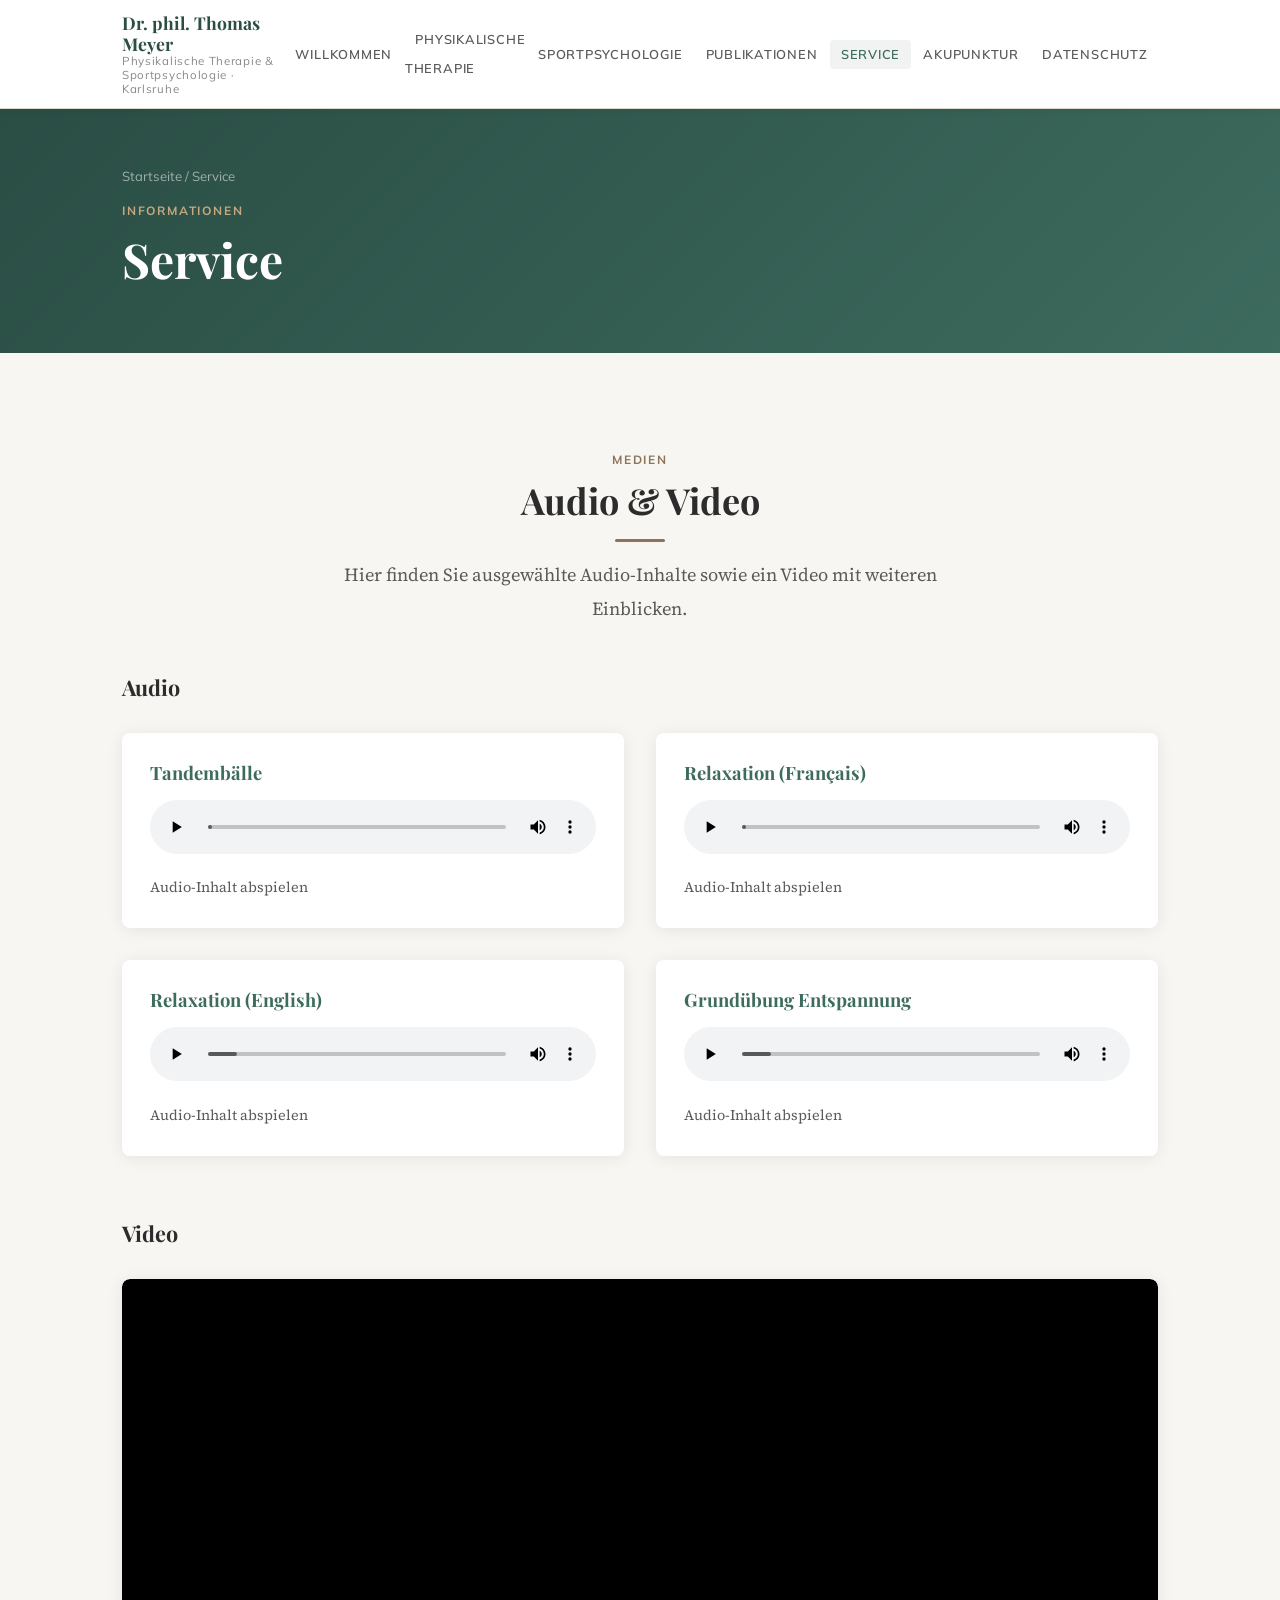
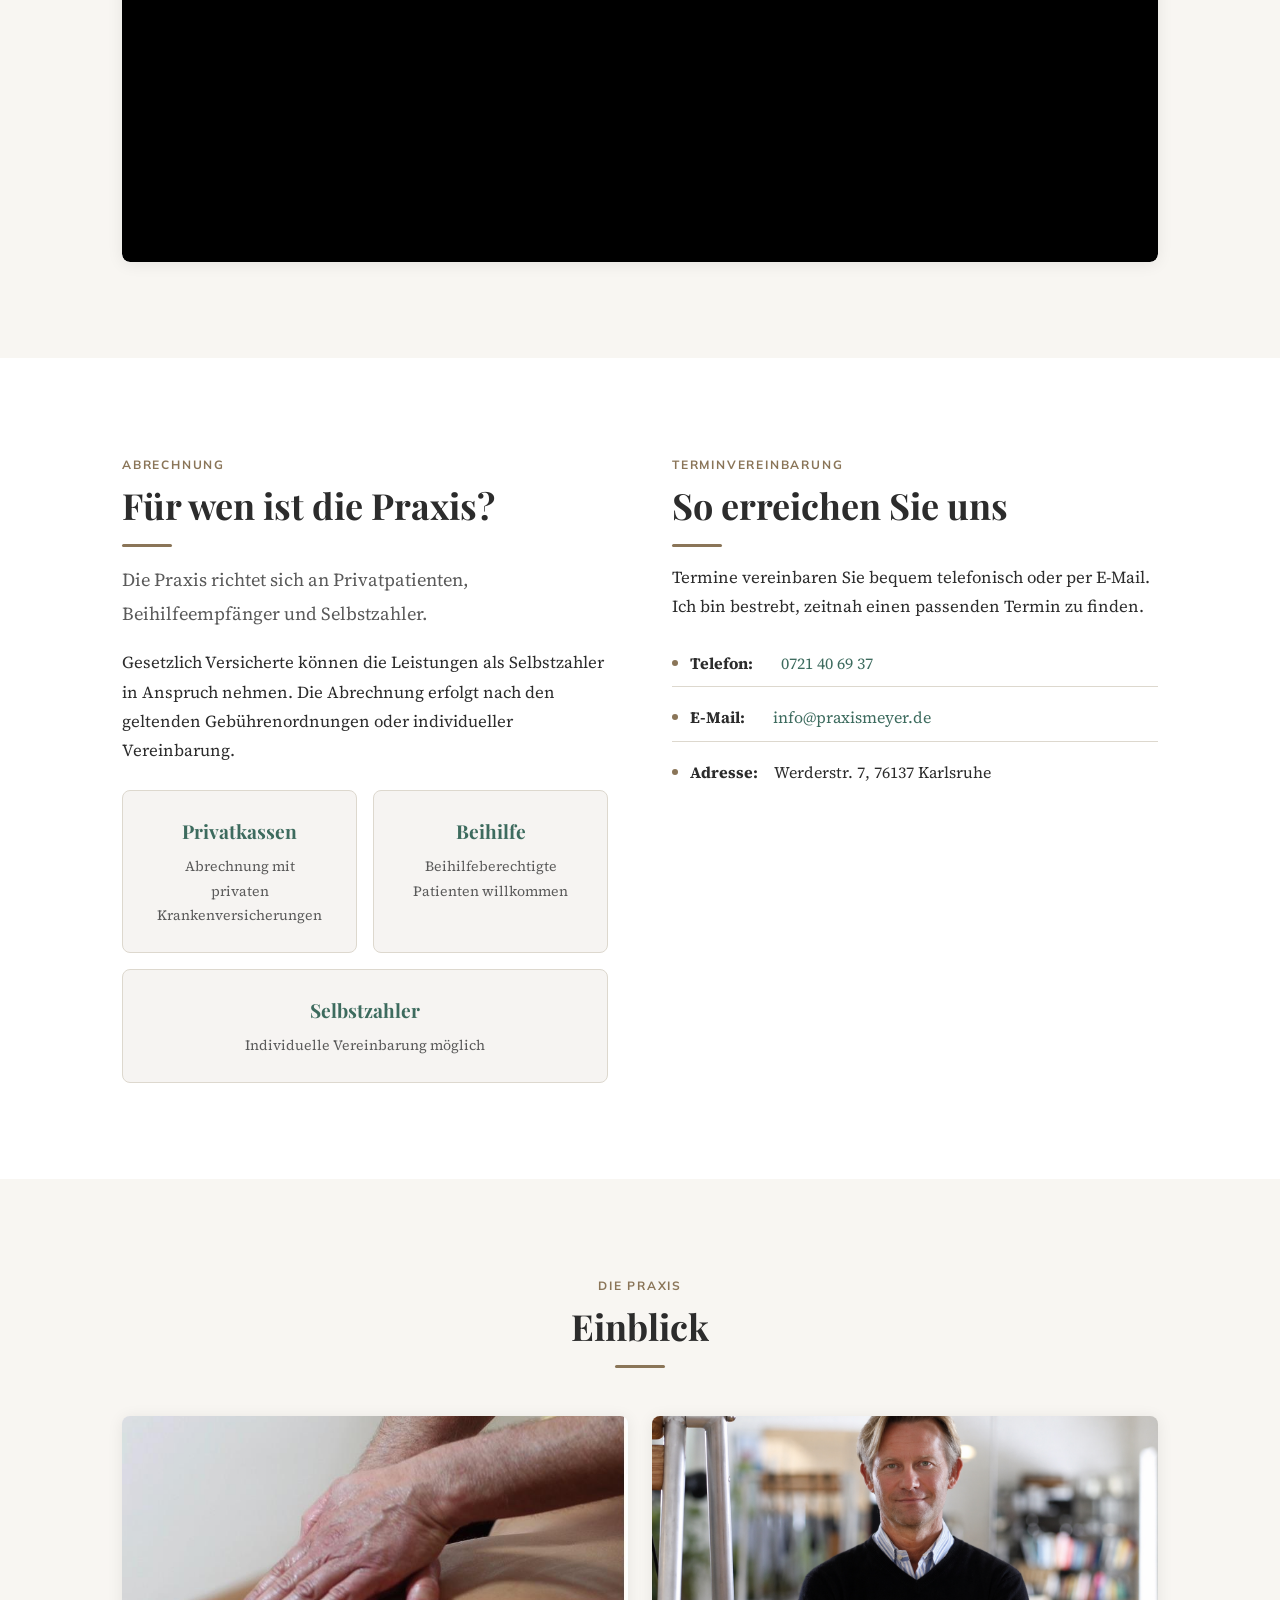
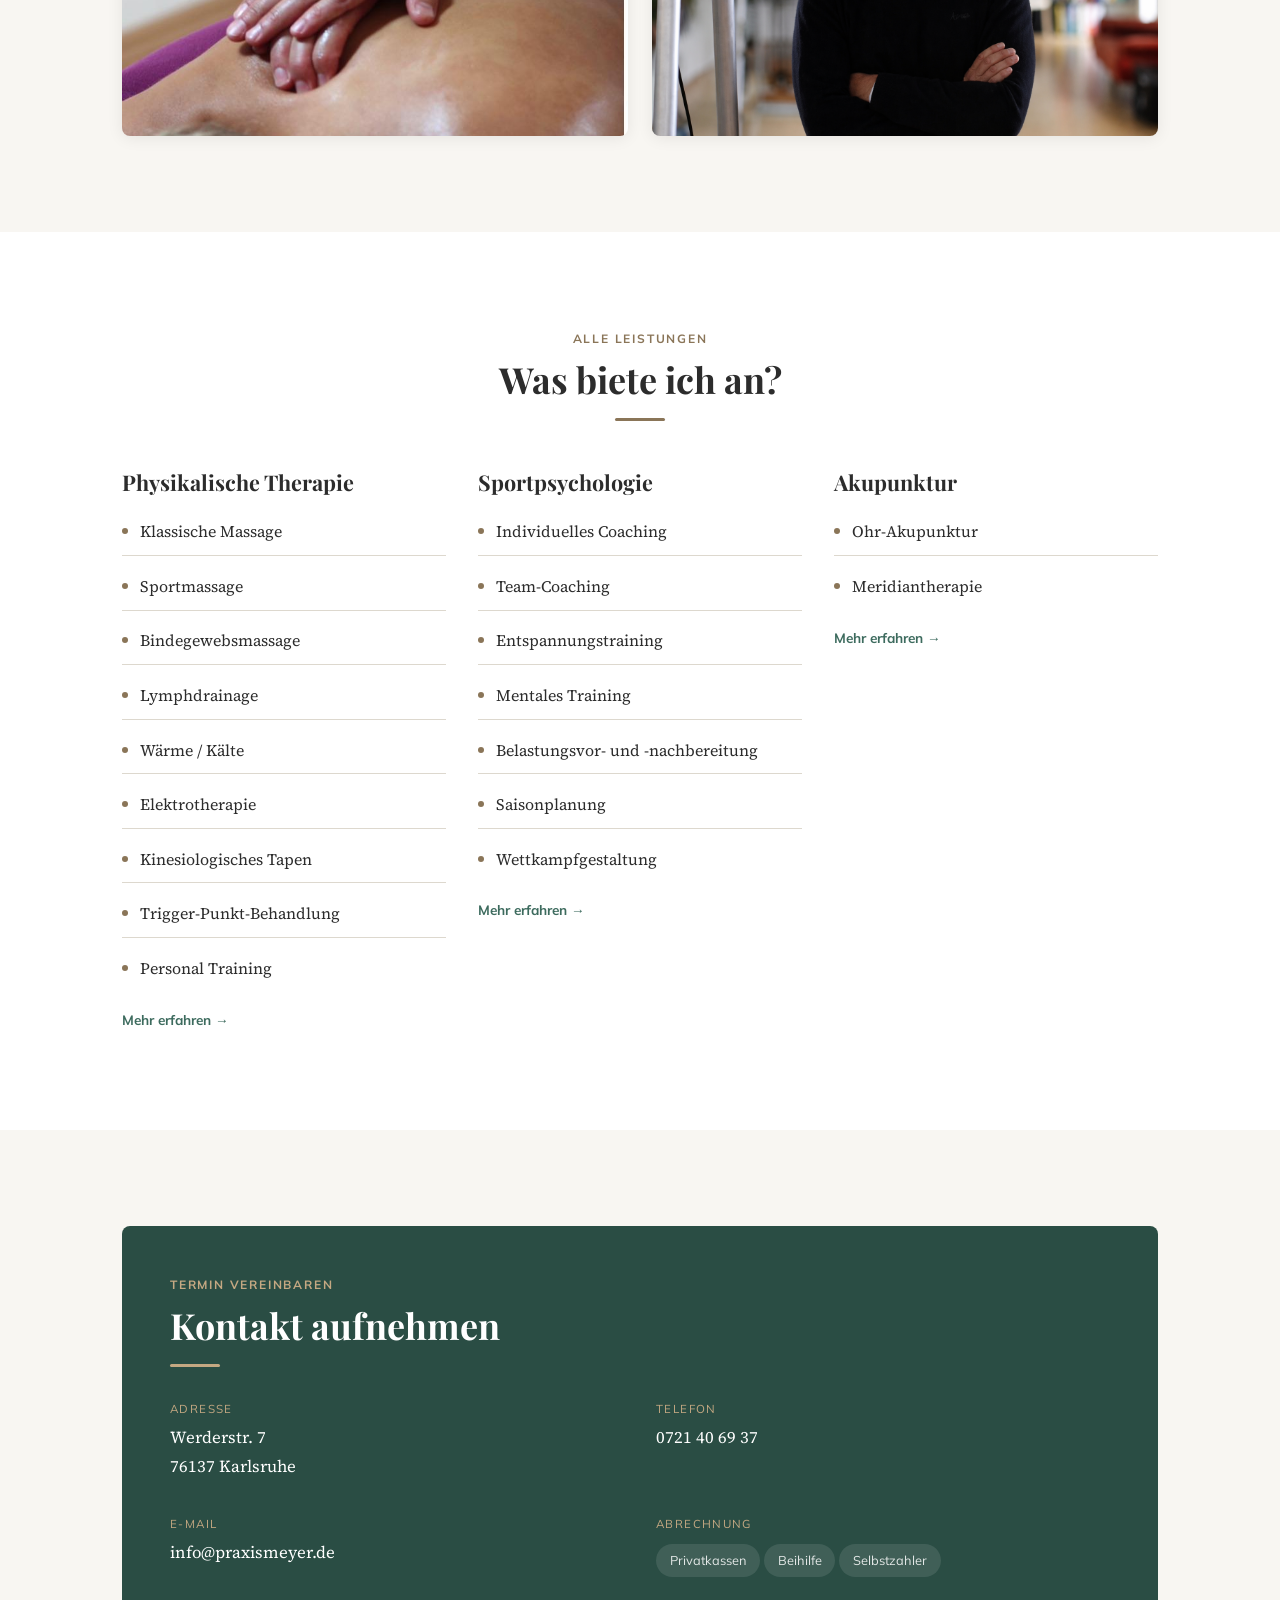
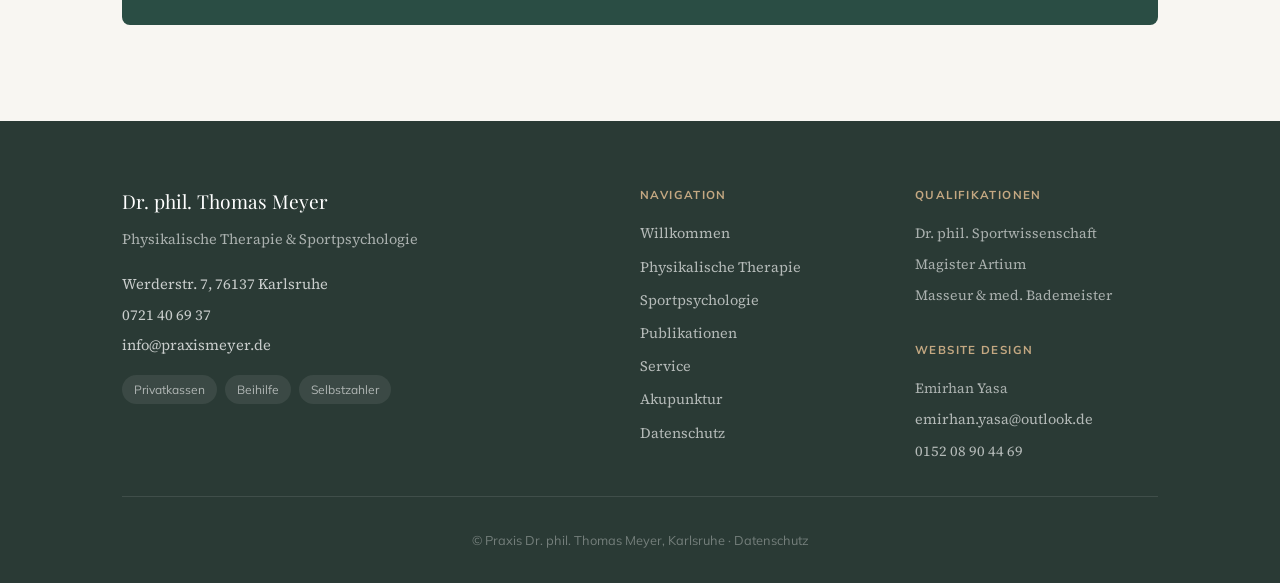
<file: service.html>
<!doctype html>
<html lang="de">
  <head>
    <meta charset="UTF-8" />
    <meta name="viewport" content="width=device-width, initial-scale=1.0" />
    <title>
      Service – Dr. phil. Thomas Meyer,
      Karlsruhe
    </title>
    <meta
      name="description"
      content="Dr. phil. Thomas Meyer bietet Physikalische Therapie, Sportpsychologie und Akupunktur in Karlsruhe. Masseur, med. Bademeister und Sportwissenschaftler. Privatkassen, Beihilfe, Selbstzahler."
    />
    <link rel="icon" type="image/png" href="public/images/logo.jpg" />
    <link rel="stylesheet" href="src/styles/fonts.css" />
    <link rel="stylesheet" href="src/styles/style.css" />
  </head>
  <body>
    <!-- ══ HEADER ══════════════════════════════════════════════ -->
    <header class="site-header">
      <div class="header-inner">
        <a href="index.html" class="header-brand" aria-label="Startseite">
          <span class="header-brand-name">Dr. phil. Thomas Meyer</span>
          <span class="header-brand-sub"
            >Physikalische Therapie & Sportpsychologie · Karlsruhe</span
          >
        </a>
        <button
          class="nav-toggle"
          aria-label="Navigation öffnen"
          aria-expanded="false"
          aria-controls="main-nav"
        >
          <span></span><span></span><span></span>
        </button>
        <nav class="main-nav" id="main-nav" aria-label="Hauptnavigation">
          <ul>
            <li><a href="index.html">Willkommen</a></li>
            <li>
              <a href="physikalische-therapie.html">Physikalische Therapie</a>
            </li>
            <li><a href="sportpsychologie.html">Sportpsychologie</a></li>
            <li><a href="publikationen.html">Publikationen</a></li>
            <li><a href="service.html">Service</a></li>
            <li><a href="akupunktur.html">Akupunktur</a></li>
            <li><a href="datenschutz.html">Datenschutz</a></li>
          </ul>
        </nav>
      </div>
    </header>

    <main>
      <!-- ══ PAGE HERO ════════════════════════════════════════ -->
      <section class="page-hero">
        <div class="container">
          <p class="breadcrumb">
            <a href="index.html">Startseite</a> / Service
          </p>
          <span class="section-label" style="color: var(--color-accent-light)"
            >Informationen</span
          >
          <h1>Service</h1>
        </div>
      </section>

      <!-- ══ AUDIO & VIDEO ════════════════════════════════════ -->
      <section class="section">
        <div class="container">
          <div class="section-header centered">
            <span class="section-label">MEDIEN</span>
            <h2>Audio & Video</h2>
            <div class="divider centered"></div>
            <p class="lead">
              Hier finden Sie ausgewählte Audio-Inhalte sowie ein Video mit
              weiteren Einblicken.
            </p>
          </div>

          <!-- Audio Bereich -->
          <div style="margin-bottom: 4rem">
            <h3 style="margin-bottom: 2rem">Audio</h3>
            <div class="audio-grid">
              <div class="audio-card">
                <div class="audio-card-title">Tandembälle</div>
                <audio controls preload="metadata" class="audio-player">
                  <source
                    src="public/audio/tandembaelle.mp3"
                    type="audio/mpeg"
                  />
                  Ihr Browser unterstützt das Audio-Element nicht.
                </audio>
                <p class="audio-hint">Audio-Inhalt abspielen</p>
              </div>
              <div class="audio-card">
                <div class="audio-card-title">Relaxation (Français)</div>
                <audio controls preload="metadata" class="audio-player">
                  <source
                    src="public/audio/Relaxation francais.mp3"
                    type="audio/mpeg"
                  />
                  Ihr Browser unterstützt das Audio-Element nicht.
                </audio>
                <p class="audio-hint">Audio-Inhalt abspielen</p>
              </div>
              <div class="audio-card">
                <div class="audio-card-title">Relaxation (English)</div>
                <audio controls preload="metadata" class="audio-player">
                  <source
                    src="public/audio/Relaxation english.mp3"
                    type="audio/mpeg"
                  />
                  Ihr Browser unterstützt das Audio-Element nicht.
                </audio>
                <p class="audio-hint">Audio-Inhalt abspielen</p>
              </div>
              <div class="audio-card">
                <div class="audio-card-title">Grundübung Entspannung</div>
                <audio controls preload="metadata" class="audio-player">
                  <source
                    src="public/audio/grunduebung-entspannung.mp3"
                    type="audio/mpeg"
                  />
                  Ihr Browser unterstützt das Audio-Element nicht.
                </audio>
                <p class="audio-hint">Audio-Inhalt abspielen</p>
              </div>
            </div>
          </div>

          <!-- Video Bereich -->
          <div>
            <h3 style="margin-bottom: 2rem">Video</h3>
            <div class="video-card">
              <div class="video-embed">
                <iframe
                  title="vimeo-player"
                  src="https://player.vimeo.com/video/922816396?h=0e7781d57e"
                  frameborder="0"
                  referrerpolicy="strict-origin-when-cross-origin"
                  allow="
                    autoplay;
                    fullscreen;
                    picture-in-picture;
                    clipboard-write;
                    encrypted-media;
                    web-share;
                  "
                  allowfullscreen
                ></iframe>
              </div>
            </div>
          </div>
        </div>
      </section>

      <!-- ══ ABRECHNUNG ════════════════════════════════════════ -->
      <section class="section section--alt">
        <div class="container">
          <div class="grid-2" style="align-items: start; gap: 4rem">
            <div>
              <span class="section-label">Abrechnung</span>
              <h2>Für wen ist die Praxis?</h2>
              <div class="divider"></div>
              <p class="lead">
                Die Praxis richtet sich an Privatpatienten, Beihilfeempfänger
                und Selbstzahler.
              </p>
              <p>
                Gesetzlich Versicherte können die Leistungen als Selbstzahler in
                Anspruch nehmen. Die Abrechnung erfolgt nach den geltenden
                Gebührenordnungen oder individueller Vereinbarung.
              </p>
              <div
                style="
                  display: flex;
                  gap: 1rem;
                  flex-wrap: wrap;
                  margin-top: 1.5rem;
                "
              >
                <div
                  class="info-box"
                  style="flex: 1; min-width: 180px; text-align: center"
                >
                  <div
                    style="
                      font-family: var(--font-display);
                      font-size: 1.2rem;
                      font-weight: 700;
                      color: var(--color-primary);
                      margin-bottom: 0.35rem;
                    "
                  >
                    Privatkassen
                  </div>
                  <p
                    style="
                      font-size: 0.88rem;
                      color: var(--color-text-light);
                      margin: 0;
                    "
                  >
                    Abrechnung mit privaten Krankenversicherungen
                  </p>
                </div>
                <div
                  class="info-box"
                  style="flex: 1; min-width: 180px; text-align: center"
                >
                  <div
                    style="
                      font-family: var(--font-display);
                      font-size: 1.2rem;
                      font-weight: 700;
                      color: var(--color-primary);
                      margin-bottom: 0.35rem;
                    "
                  >
                    Beihilfe
                  </div>
                  <p
                    style="
                      font-size: 0.88rem;
                      color: var(--color-text-light);
                      margin: 0;
                    "
                  >
                    Beihilfeberechtigte Patienten willkommen
                  </p>
                </div>
                <div
                  class="info-box"
                  style="flex: 1; min-width: 180px; text-align: center"
                >
                  <div
                    style="
                      font-family: var(--font-display);
                      font-size: 1.2rem;
                      font-weight: 700;
                      color: var(--color-primary);
                      margin-bottom: 0.35rem;
                    "
                  >
                    Selbstzahler
                  </div>
                  <p
                    style="
                      font-size: 0.88rem;
                      color: var(--color-text-light);
                      margin: 0;
                    "
                  >
                    Individuelle Vereinbarung möglich
                  </p>
                </div>
              </div>
            </div>
            <div>
              <span class="section-label">Terminvereinbarung</span>
              <h2>So erreichen Sie uns</h2>
              <div class="divider"></div>
              <p>
                Termine vereinbaren Sie bequem telefonisch oder per E-Mail. Ich
                bin bestrebt, zeitnah einen passenden Termin zu finden.
              </p>
              <ul class="service-list" style="margin-top: 1rem">
                <li>
                  <strong>Telefon:</strong>&nbsp;
                  <a href="tel:+49721406937">0721 40 69 37</a>
                </li>
                <li>
                  <strong>E-Mail:</strong>&nbsp;
                  <a href="mailto:info@praxismeyer.de">info@praxismeyer.de</a>
                </li>
                <li>
                  <strong>Adresse:</strong>&nbsp;Werderstr. 7, 76137 Karlsruhe
                </li>
              </ul>
            </div>
          </div>
        </div>
      </section>

      <!-- ══ PRAXIS BILDER ════════════════════════════════════ -->
      <section class="section">
        <div class="container">
          <div class="section-header centered">
            <span class="section-label">Die Praxis</span>
            <h2>Einblick</h2>
            <div class="divider centered"></div>
          </div>
          <div class="grid-2" style="gap: 1.5rem">
            <img
              src="public/images/B21I86682x.jpeg"
              alt="Behandlung in der Praxis Dr. Meyer, Karlsruhe"
              style="
                width: 100%;
                height: 320px;
                object-fit: cover;
                border-radius: var(--radius-lg);
                box-shadow: var(--shadow);
              "
              loading="lazy"
            />
            <img
              src="public/images/B21I1593Person.jpg"
              alt="Dr. phil. Thomas Meyer in seiner Praxis"
              style="
                width: 100%;
                height: 320px;
                object-fit: cover;
                border-radius: var(--radius-lg);
                box-shadow: var(--shadow);
              "
              loading="lazy"
            />
          </div>
        </div>
      </section>

      <!-- ══ LEISTUNGSÜBERSICHT ════════════════════════════════ -->
      <section class="section section--alt">
        <div class="container">
          <div class="section-header centered">
            <span class="section-label">Alle Leistungen</span>
            <h2>Was biete ich an?</h2>
            <div class="divider centered"></div>
          </div>
          <div class="grid-3">
            <div>
              <h3>Physikalische Therapie</h3>
              <ul class="service-list" style="margin-top: 0.75rem">
                <li>Klassische Massage</li>
                <li>Sportmassage</li>
                <li>Bindegewebsmassage</li>
                <li>Lymphdrainage</li>
                <li>Wärme / Kälte</li>
                <li>Elektrotherapie</li>
                <li>Kinesiologisches Tapen</li>
                <li>Trigger-Punkt-Behandlung</li>
                <li>Personal Training</li>
              </ul>
              <a
                href="physikalische-therapie.html"
                style="
                  display: inline-block;
                  margin-top: 1rem;
                  font-family: var(--font-sans);
                  font-size: 0.85rem;
                  font-weight: 700;
                  color: var(--color-primary);
                "
                >Mehr erfahren →</a
              >
            </div>
            <div>
              <h3>Sportpsychologie</h3>
              <ul class="service-list" style="margin-top: 0.75rem">
                <li>Individuelles Coaching</li>
                <li>Team-Coaching</li>
                <li>Entspannungstraining</li>
                <li>Mentales Training</li>
                <li>Belastungsvor- und -nachbereitung</li>
                <li>Saisonplanung</li>
                <li>Wettkampfgestaltung</li>
              </ul>
              <a
                href="sportpsychologie.html"
                style="
                  display: inline-block;
                  margin-top: 1rem;
                  font-family: var(--font-sans);
                  font-size: 0.85rem;
                  font-weight: 700;
                  color: var(--color-primary);
                "
                >Mehr erfahren →</a
              >
            </div>
            <div>
              <h3>Akupunktur</h3>
              <ul class="service-list" style="margin-top: 0.75rem">
                <li>Ohr-Akupunktur</li>
                <li>Meridiantherapie</li>
              </ul>
              <a
                href="akupunktur.html"
                style="
                  display: inline-block;
                  margin-top: 1rem;
                  font-family: var(--font-sans);
                  font-size: 0.85rem;
                  font-weight: 700;
                  color: var(--color-primary);
                "
                >Mehr erfahren →</a
              >
            </div>
          </div>
        </div>
      </section>

      <!-- ══ KONTAKT ═══════════════════════════════════════════ -->
      <section class="section">
        <div class="container">
          <div class="contact-box">
            <span class="section-label" style="color: var(--color-accent-light)"
              >Termin vereinbaren</span
            >
            <h2>Kontakt aufnehmen</h2>
            <div
              class="divider"
              style="background: var(--color-accent-light)"
            ></div>
            <div class="contact-grid">
              <div class="contact-item">
                <span class="contact-label">Adresse</span>
                <span class="contact-value"
                  >Werderstr. 7<br />76137 Karlsruhe</span
                >
              </div>
              <div class="contact-item">
                <span class="contact-label">Telefon</span>
                <span class="contact-value"
                  ><a href="tel:+49721406937">0721 40 69 37</a></span
                >
              </div>
              <div class="contact-item">
                <span class="contact-label">E-Mail</span>
                <span class="contact-value"
                  ><a href="mailto:info@praxismeyer.de"
                    >info@praxismeyer.de</a
                  ></span
                >
              </div>
              <div class="contact-item">
                <span class="contact-label">Abrechnung</span>
                <span class="contact-value">
                  <span class="contact-badge">Privatkassen</span>
                  <span class="contact-badge">Beihilfe</span>
                  <span class="contact-badge">Selbstzahler</span>
                </span>
              </div>
            </div>
          </div>
        </div>
      </section>
    </main>

    <!-- ══ FOOTER ═══════════════════════════════════════════════ -->
    <footer class="site-footer" aria-label="Seiten-Footer">
      <div class="container">
        <div class="footer-grid">
          <div>
            <div class="footer-brand-name">Dr. phil. Thomas Meyer</div>
            <div class="footer-tagline">
              Physikalische Therapie &amp; Sportpsychologie
            </div>
            <div class="footer-contact-item">Werderstr. 7, 76137 Karlsruhe</div>
            <div class="footer-contact-item">
              <a href="tel:+49721406937">0721 40 69 37</a>
            </div>
            <div class="footer-contact-item">
              <a href="mailto:info@praxismeyer.de">info@praxismeyer.de</a>
            </div>
            <div class="footer-badges">
              <span class="footer-badge">Privatkassen</span>
              <span class="footer-badge">Beihilfe</span>
              <span class="footer-badge">Selbstzahler</span>
            </div>
          </div>
          <div>
            <div class="footer-heading">Navigation</div>
            <nav class="footer-links" aria-label="Footer-Navigation">
              <a href="index.html">Willkommen</a>
              <a href="physikalische-therapie.html">Physikalische Therapie</a>
              <a href="sportpsychologie.html">Sportpsychologie</a>
              <a href="publikationen.html">Publikationen</a>
              <a href="service.html">Service</a>
              <a href="akupunktur.html">Akupunktur</a>
              <a href="datenschutz.html">Datenschutz</a>
            </nav>
          </div>
          <div>
            <div class="footer-heading">Qualifikationen</div>
            <div
              class="footer-links"
              style="
                color: rgba(255, 255, 255, 0.6);
                font-size: 0.88rem;
                gap: 0.4rem;
                margin-bottom: 2rem;
              "
            >
              <span>Dr. phil. Sportwissenschaft</span>
              <span>Magister Artium</span>
              <span>Masseur &amp; med. Bademeister</span>
            </div>
            <div class="footer-heading">Website Design</div>
            <div
              class="footer-links"
              style="
                color: rgba(255, 255, 255, 0.6);
                font-size: 0.88rem;
                gap: 0.4rem;
              "
            >
              <span>Emirhan Yasa</span>
              <span><a href="mailto:emirhan.yasa@outlook.de">emirhan.yasa@outlook.de</a></span>
              <span><a href="tel:015208904469">0152 08 90 44 69</a></span>
            </div>
          </div>
        </div>
        <div class="footer-bottom">
          &copy; Praxis Dr. phil. Thomas Meyer, Karlsruhe ·
          <a href="datenschutz.html" style="color: inherit">Datenschutz</a>
        </div>
      </div>
    </footer>

    <script src="src/scripts/main.js" defer></script>
  </body>
</html>
</file>
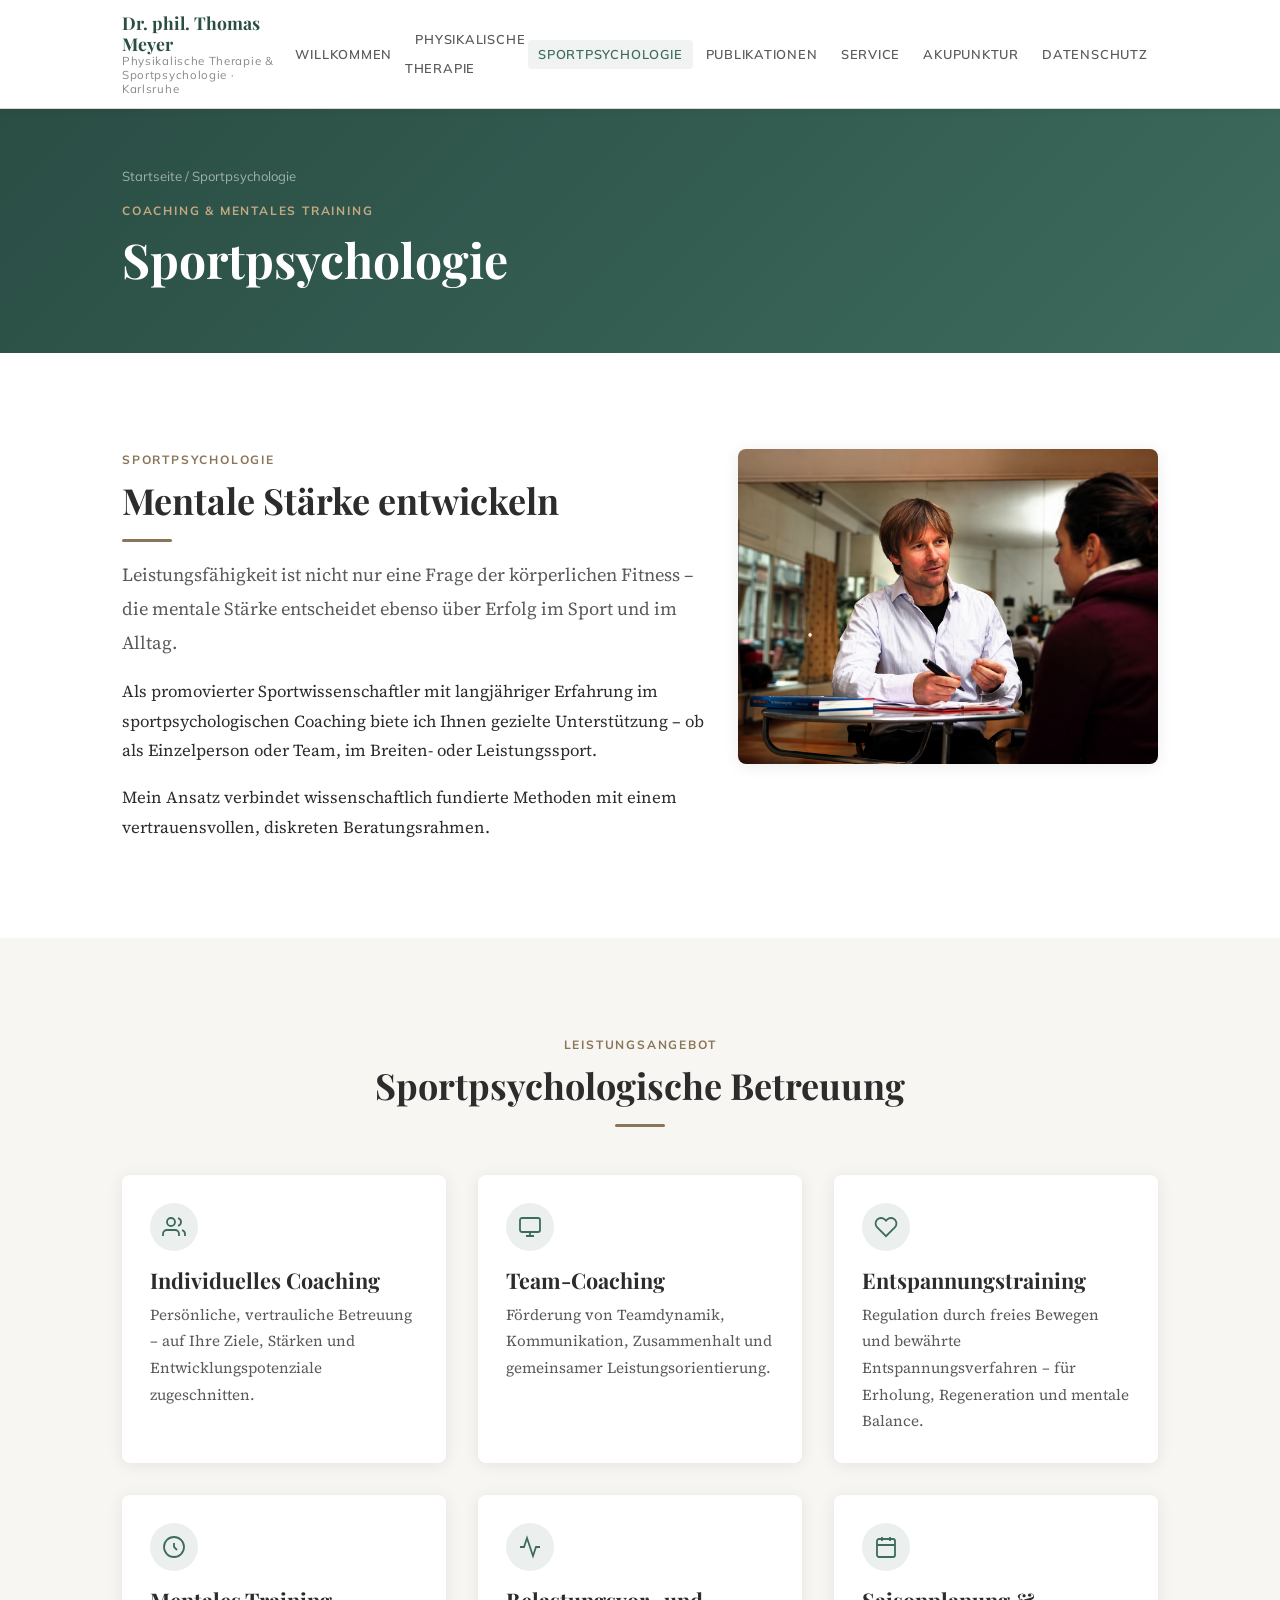
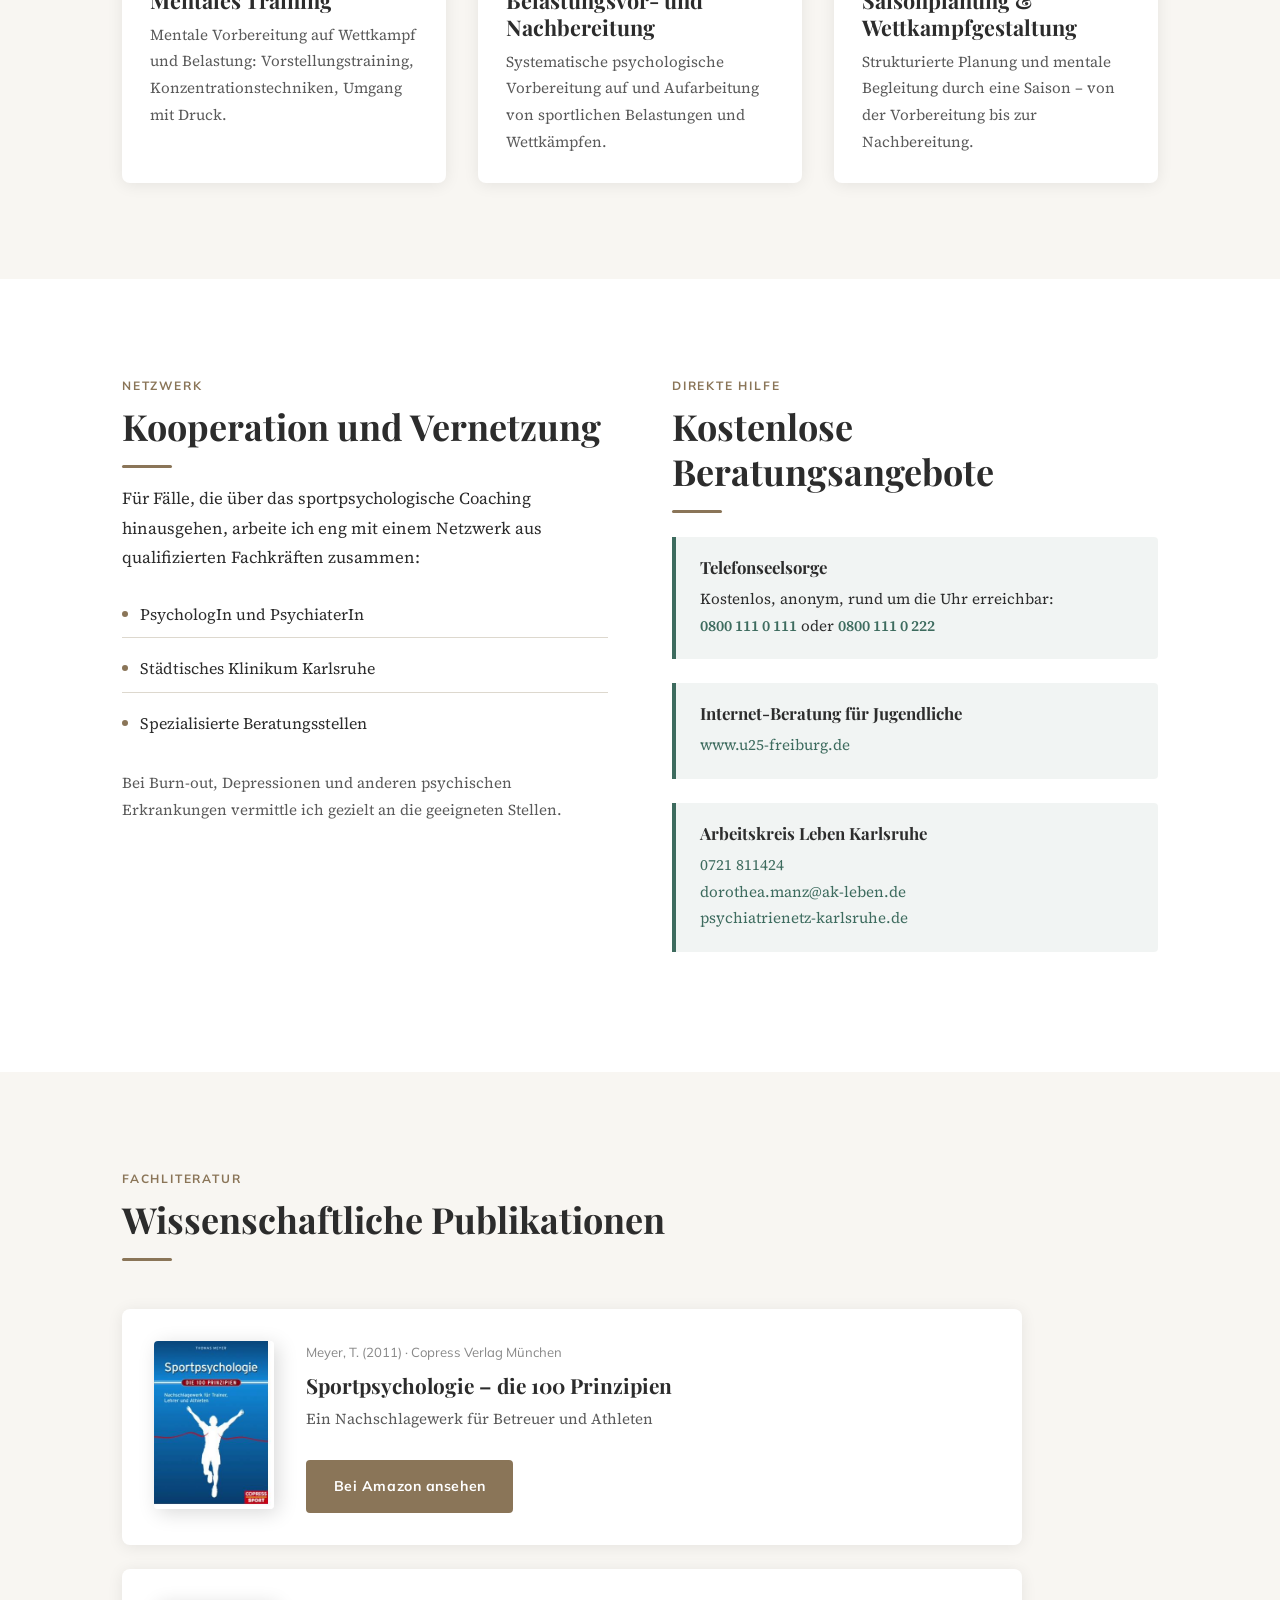
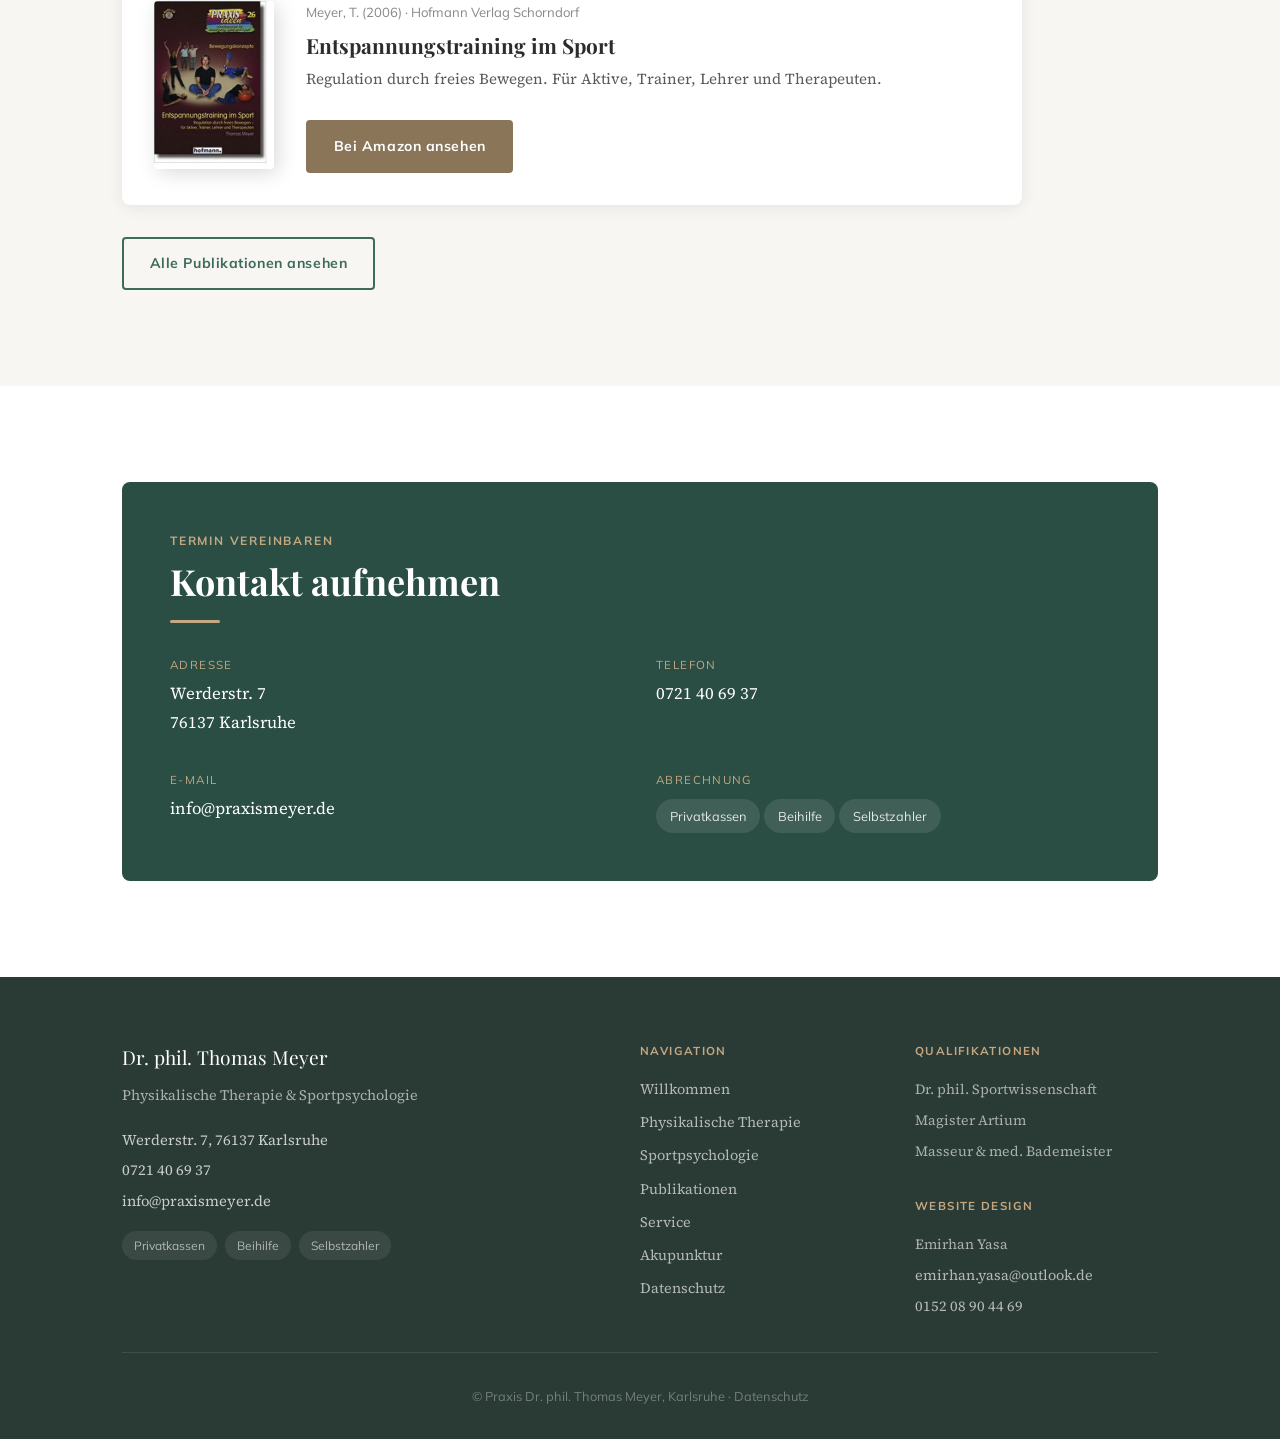
<file: sportpsychologie.html>
<!doctype html>
<html lang="de">
  <head>
    <meta charset="UTF-8" />
    <meta name="viewport" content="width=device-width, initial-scale=1.0" />
    <title>
      Sportpsychologie – Dr. phil. Thomas Meyer,
      Karlsruhe
    </title>
    <meta
      name="description"
      content="Dr. phil. Thomas Meyer bietet Physikalische Therapie, Sportpsychologie und Akupunktur in Karlsruhe. Masseur, med. Bademeister und Sportwissenschaftler. Privatkassen, Beihilfe, Selbstzahler."
    />
    <link rel="icon" type="image/png" href="public/images/logo.jpg" />
    <link rel="stylesheet" href="src/styles/fonts.css" />
    <link rel="stylesheet" href="src/styles/style.css" />
  </head>
  <body>
    <!-- ══ HEADER ══════════════════════════════════════════════ -->
    <header class="site-header">
      <div class="header-inner">
        <a href="index.html" class="header-brand" aria-label="Startseite">
          <span class="header-brand-name">Dr. phil. Thomas Meyer</span>
          <span class="header-brand-sub"
            >Physikalische Therapie & Sportpsychologie · Karlsruhe</span
          >
        </a>
        <button
          class="nav-toggle"
          aria-label="Navigation öffnen"
          aria-expanded="false"
          aria-controls="main-nav"
        >
          <span></span><span></span><span></span>
        </button>
        <nav class="main-nav" id="main-nav" aria-label="Hauptnavigation">
          <ul>
            <li><a href="index.html">Willkommen</a></li>
            <li>
              <a href="physikalische-therapie.html">Physikalische Therapie</a>
            </li>
            <li><a href="sportpsychologie.html">Sportpsychologie</a></li>
            <li><a href="publikationen.html">Publikationen</a></li>
            <li><a href="service.html">Service</a></li>
            <li><a href="akupunktur.html">Akupunktur</a></li>
            <li><a href="datenschutz.html">Datenschutz</a></li>
          </ul>
        </nav>
      </div>
    </header>

  <main>

    <!-- ══ PAGE HERO ════════════════════════════════════════ -->
    <section class="page-hero">
      <div class="container">
        <p class="breadcrumb"><a href="index.html">Startseite</a> / Sportpsychologie</p>
        <span class="section-label" style="color:var(--color-accent-light);">Coaching &amp; Mentales Training</span>
        <h1>Sportpsychologie</h1>
      </div>
    </section>

    <!-- ══ INTRO MIT BILD ════════════════════════════════════ -->
    <section class="section section--alt">
      <div class="container clearfix">
        <img src="public/images/Sportpsychologe1_2.jpg"
             alt="Dr. Thomas Meyer im sportpsychologischen Coaching-Gespräch"
             class="img-float-right"
             width="460" height="345"
             loading="lazy">
        <span class="section-label">Sportpsychologie</span>
        <h2>Mentale Stärke entwickeln</h2>
        <div class="divider"></div>
        <p class="lead">
          Leistungsfähigkeit ist nicht nur eine Frage der körperlichen Fitness – die mentale Stärke entscheidet ebenso über Erfolg im Sport und im Alltag.
        </p>
        <p>
          Als promovierter Sportwissenschaftler mit langjähriger Erfahrung im sportpsychologischen Coaching biete ich Ihnen gezielte Unterstützung – ob als Einzelperson oder Team, im Breiten- oder Leistungssport.
        </p>
        <p>
          Mein Ansatz verbindet wissenschaftlich fundierte Methoden mit einem vertrauensvollen, diskreten Beratungsrahmen.
        </p>
      </div>
    </section>

    <!-- ══ LEISTUNGEN ════════════════════════════════════════ -->
    <section class="section">
      <div class="container">
        <div class="section-header centered">
          <span class="section-label">Leistungsangebot</span>
          <h2>Sportpsychologische Betreuung</h2>
          <div class="divider centered"></div>
        </div>
        <div class="grid-3">

          <div class="card">
            <div class="card-body">
              <div class="card-icon" aria-hidden="true">
                <svg viewBox="0 0 24 24" fill="none" stroke="currentColor" stroke-width="1.8"><path d="M17 21v-2a4 4 0 00-4-4H5a4 4 0 00-4 4v2"/><circle cx="9" cy="7" r="4"/><path d="M23 21v-2a4 4 0 00-3-3.87M16 3.13a4 4 0 010 7.75"/></svg>
              </div>
              <h3>Individuelles Coaching</h3>
              <p style="color:var(--color-text-light); font-size:0.95rem;">
                Persönliche, vertrauliche Betreuung – auf Ihre Ziele, Stärken und Entwicklungspotenziale zugeschnitten.
              </p>
            </div>
          </div>

          <div class="card">
            <div class="card-body">
              <div class="card-icon" aria-hidden="true">
                <svg viewBox="0 0 24 24" fill="none" stroke="currentColor" stroke-width="1.8"><rect x="2" y="3" width="20" height="14" rx="2"/><path d="M8 21h8M12 17v4"/></svg>
              </div>
              <h3>Team-Coaching</h3>
              <p style="color:var(--color-text-light); font-size:0.95rem;">
                Förderung von Teamdynamik, Kommunikation, Zusammenhalt und gemeinsamer Leistungsorientierung.
              </p>
            </div>
          </div>

          <div class="card">
            <div class="card-body">
              <div class="card-icon" aria-hidden="true">
                <svg viewBox="0 0 24 24" fill="none" stroke="currentColor" stroke-width="1.8"><path d="M20.84 4.61a5.5 5.5 0 00-7.78 0L12 5.67l-1.06-1.06a5.5 5.5 0 00-7.78 7.78l1.06 1.06L12 21.23l7.78-7.78 1.06-1.06a5.5 5.5 0 000-7.78z"/></svg>
              </div>
              <h3>Entspannungstraining</h3>
              <p style="color:var(--color-text-light); font-size:0.95rem;">
                Regulation durch freies Bewegen und bewährte Entspannungsverfahren – für Erholung, Regeneration und mentale Balance.
              </p>
            </div>
          </div>

          <div class="card">
            <div class="card-body">
              <div class="card-icon" aria-hidden="true">
                <svg viewBox="0 0 24 24" fill="none" stroke="currentColor" stroke-width="1.8"><circle cx="12" cy="12" r="10"/><path d="M12 8v4l3 3"/></svg>
              </div>
              <h3>Mentales Training</h3>
              <p style="color:var(--color-text-light); font-size:0.95rem;">
                Mentale Vorbereitung auf Wettkampf und Belastung: Vorstellungstraining, Konzentrationstechniken, Umgang mit Druck.
              </p>
            </div>
          </div>

          <div class="card">
            <div class="card-body">
              <div class="card-icon" aria-hidden="true">
                <svg viewBox="0 0 24 24" fill="none" stroke="currentColor" stroke-width="1.8"><polyline points="22 12 18 12 15 21 9 3 6 12 2 12"/></svg>
              </div>
              <h3>Belastungsvor- und Nachbereitung</h3>
              <p style="color:var(--color-text-light); font-size:0.95rem;">
                Systematische psychologische Vorbereitung auf und Aufarbeitung von sportlichen Belastungen und Wettkämpfen.
              </p>
            </div>
          </div>

          <div class="card">
            <div class="card-body">
              <div class="card-icon" aria-hidden="true">
                <svg viewBox="0 0 24 24" fill="none" stroke="currentColor" stroke-width="1.8"><rect x="3" y="4" width="18" height="18" rx="2"/><line x1="16" y1="2" x2="16" y2="6"/><line x1="8" y1="2" x2="8" y2="6"/><line x1="3" y1="10" x2="21" y2="10"/></svg>
              </div>
              <h3>Saisonplanung &amp; Wettkampfgestaltung</h3>
              <p style="color:var(--color-text-light); font-size:0.95rem;">
                Strukturierte Planung und mentale Begleitung durch eine Saison – von der Vorbereitung bis zur Nachbereitung.
              </p>
            </div>
          </div>

        </div>
      </div>
    </section>

    <!-- ══ NETZWERK & HILFE ══════════════════════════════════ -->
    <section class="section section--alt">
      <div class="container">
        <div class="grid-2" style="align-items:start; gap:4rem;">
          <div>
            <span class="section-label">Netzwerk</span>
            <h2>Kooperation und Vernetzung</h2>
            <div class="divider"></div>
            <p>
              Für Fälle, die über das sportpsychologische Coaching hinausgehen, arbeite ich eng mit einem Netzwerk aus qualifizierten Fachkräften zusammen:
            </p>
            <ul class="service-list" style="margin-top:1rem;">
              <li>PsychologIn und PsychiaterIn</li>
              <li>Städtisches Klinikum Karlsruhe</li>
              <li>Spezialisierte Beratungsstellen</li>
            </ul>
            <p style="margin-top:1.5rem; color:var(--color-text-light); font-size:0.95rem;">
              Bei Burn-out, Depressionen und anderen psychischen Erkrankungen vermittle ich gezielt an die geeigneten Stellen.
            </p>
          </div>
          <div>
            <span class="section-label">Direkte Hilfe</span>
            <h2>Kostenlose Beratungsangebote</h2>
            <div class="divider"></div>
            <div class="highlight-box">
              <h3 style="font-size:1.05rem; margin-bottom:0.5rem;">Telefonseelsorge</h3>
              <p style="font-size:0.95rem; margin:0;">
                Kostenlos, anonym, rund um die Uhr erreichbar:<br>
                <a href="tel:08001110111" style="font-weight:600;">0800 111 0 111</a> oder
                <a href="tel:08001110222" style="font-weight:600;">0800 111 0 222</a>
              </p>
            </div>
            <div class="highlight-box" style="margin-top:1rem;">
              <h3 style="font-size:1.05rem; margin-bottom:0.5rem;">Internet-Beratung für Jugendliche</h3>
              <p style="font-size:0.95rem; margin:0;">
                <a href="http://www.u25-freiburg.de/" target="_blank" rel="noopener noreferrer">www.u25-freiburg.de</a>
              </p>
            </div>
            <div class="highlight-box" style="margin-top:1rem;">
              <h3 style="font-size:1.05rem; margin-bottom:0.5rem;">Arbeitskreis Leben Karlsruhe</h3>
              <p style="font-size:0.95rem; margin:0;">
                <a href="tel:0721811424">0721 811424</a><br>
                <a href="mailto:dorothea.manz@ak-leben.de">dorothea.manz@ak-leben.de</a><br>
                <a href="http://www.psychiatrienetz-karlsruhe.de/html/handlungsfelder.htm" target="_blank" rel="noopener noreferrer">psychiatrienetz-karlsruhe.de</a>
              </p>
            </div>
          </div>
        </div>
      </div>
    </section>

    <!-- ══ PUBLIKATIONEN ════════════════════════════════════ -->
    <section class="section">
      <div class="container">
        <div class="section-header">
          <span class="section-label">Fachliteratur</span>
          <h2>Wissenschaftliche Publikationen</h2>
          <div class="divider"></div>
        </div>
        <div style="display:flex; flex-direction:column; gap:1.5rem; max-width:900px;">

          <div class="pub-card">
            <img src="public/images/97837679104302x.jpg"
                 alt="Buchcover: Sportpsychologie – die 100 Prinzipien von Thomas Meyer"
                 class="pub-cover"
                 loading="lazy">
            <div>
              <p class="pub-meta">Meyer, T. (2011) · Copress Verlag München</p>
              <h3 class="pub-title">Sportpsychologie – die 100 Prinzipien</h3>
              <p class="pub-subtitle">Ein Nachschlagewerk für Betreuer und Athleten</p>
              <a href="https://www.amazon.de/dp/3767910438" target="_blank" rel="noopener noreferrer" class="btn btn-primary" style="margin-top:0.75rem;">Bei Amazon ansehen</a>
            </div>
          </div>

          <div class="pub-card">
            <img src="public/images/513i2UULYAL__SX350_BO1204203200_2x.jpg"
                 alt="Buchcover: Entspannungstraining im Sport von Thomas Meyer"
                 class="pub-cover"
                 loading="lazy">
            <div>
              <p class="pub-meta">Meyer, T. (2006) · Hofmann Verlag Schorndorf</p>
              <h3 class="pub-title">Entspannungstraining im Sport</h3>
              <p class="pub-subtitle">Regulation durch freies Bewegen. Für Aktive, Trainer, Lehrer und Therapeuten.</p>
              <a href="https://www.amazon.de/dp/3778002619" target="_blank" rel="noopener noreferrer" class="btn btn-primary" style="margin-top:0.75rem;">Bei Amazon ansehen</a>
            </div>
          </div>

        </div>
        <div style="margin-top:2rem;">
          <a href="publikationen.html" class="btn btn-outline-dark">Alle Publikationen ansehen</a>
        </div>
      </div>
    </section>

    <!-- ══ KONTAKT ═══════════════════════════════════════════ -->
    <section class="section section--alt">
      <div class="container">
        <div class="contact-box">
          <span class="section-label" style="color:var(--color-accent-light);">Termin vereinbaren</span>
          <h2>Kontakt aufnehmen</h2>
          <div class="divider" style="background:var(--color-accent-light);"></div>
          <div class="contact-grid">
            <div class="contact-item">
              <span class="contact-label">Adresse</span>
              <span class="contact-value">Werderstr. 7<br>76137 Karlsruhe</span>
            </div>
            <div class="contact-item">
              <span class="contact-label">Telefon</span>
              <span class="contact-value"><a href="tel:+49721406937">0721 40 69 37</a></span>
            </div>
            <div class="contact-item">
              <span class="contact-label">E-Mail</span>
              <span class="contact-value"><a href="mailto:info@praxismeyer.de">info@praxismeyer.de</a></span>
            </div>
            <div class="contact-item">
              <span class="contact-label">Abrechnung</span>
              <span class="contact-value">
                <span class="contact-badge">Privatkassen</span>
                <span class="contact-badge">Beihilfe</span>
                <span class="contact-badge">Selbstzahler</span>
              </span>
            </div>
          </div>
        </div>
      </div>
    </section>

  </main>

  <!-- ══ FOOTER ═══════════════════════════════════════════════ -->
  <footer class="site-footer" aria-label="Seiten-Footer">
    <div class="container">
      <div class="footer-grid">
        <div>
          <div class="footer-brand-name">Dr. phil. Thomas Meyer</div>
          <div class="footer-tagline">Physikalische Therapie &amp; Sportpsychologie</div>
          <div class="footer-contact-item">Werderstr. 7, 76137 Karlsruhe</div>
          <div class="footer-contact-item"><a href="tel:+49721406937">0721 40 69 37</a></div>
          <div class="footer-contact-item"><a href="mailto:info@praxismeyer.de">info@praxismeyer.de</a></div>
          <div class="footer-badges">
            <span class="footer-badge">Privatkassen</span>
            <span class="footer-badge">Beihilfe</span>
            <span class="footer-badge">Selbstzahler</span>
          </div>
        </div>
        <div>
          <div class="footer-heading">Navigation</div>
          <nav class="footer-links" aria-label="Footer-Navigation">
            <a href="index.html">Willkommen</a>
            <a href="physikalische-therapie.html">Physikalische Therapie</a>
            <a href="sportpsychologie.html">Sportpsychologie</a>
            <a href="publikationen.html">Publikationen</a>
            <a href="service.html">Service</a>
            <a href="akupunktur.html">Akupunktur</a>
            <a href="datenschutz.html">Datenschutz</a>
          </nav>
        </div>
        <div>
          <div class="footer-heading">Qualifikationen</div>
          <div class="footer-links" style="color:rgba(255,255,255,0.6); font-size:0.88rem; gap:0.4rem; margin-bottom:2rem;">
            <span>Dr. phil. Sportwissenschaft</span>
            <span>Magister Artium</span>
            <span>Masseur &amp; med. Bademeister</span>
          </div>
          <div class="footer-heading">Website Design</div>
          <div class="footer-links" style="color:rgba(255,255,255,0.6); font-size:0.88rem; gap:0.4rem;">
            <span>Emirhan Yasa</span>
            <span><a href="mailto:emirhan.yasa@outlook.de">emirhan.yasa@outlook.de</a></span>
            <span><a href="tel:015208904469">0152 08 90 44 69</a></span>
          </div>
        </div>
      </div>
      <div class="footer-bottom">
        &copy; Praxis Dr. phil. Thomas Meyer, Karlsruhe · <a href="datenschutz.html" style="color:inherit;">Datenschutz</a>
      </div>
    </div>
  </footer>

  <script src="src/scripts/main.js" defer></script>
</body>
</html>
</file>
<file: src/styles/fonts.css>
@import url('https://fonts.googleapis.com/css2?family=Playfair+Display:ital,wght@0,400;0,600;0,700;1,400&family=Source+Serif+4:ital,opsz,wght@0,8..60,300;0,8..60,400;0,8..60,600;1,8..60,400&family=Mulish:wght@400;600;700&display=swap');
</file>
<file: src/styles/style.css>
/* ============================================================
   PRAXIS DR. THOMAS MEYER — Designsystem
   Farben, Typografie, Layout
   ============================================================ */

:root {
  /* Farben */
  --color-bg:         #f8f6f2;
  --color-white:      #ffffff;
  --color-text:       #2c2c2c;
  --color-text-light: #5a5a5a;
  --color-text-muted: #888888;
  --color-primary:    #3d6b5e;   /* ruhiges Waldgrün */
  --color-primary-dark: #2a4d44;
  --color-accent:     #8a7558;   /* warmes Sandbraun */
  --color-accent-light: #c4a882;
  --color-border:     #ddd8ce;
  --color-card-bg:    #ffffff;
  --color-header-bg:  #ffffff;
  --color-footer-bg:  #2a3a35;
  --color-footer-text:#c8d8d4;

  /* Typografie */
  --font-display:  'Playfair Display', Georgia, serif;
  --font-body:     'Source Serif 4', Georgia, serif;
  --font-sans:     'Mulish', 'Helvetica Neue', sans-serif;

  /* Abstände */
  --space-xs:  0.5rem;
  --space-sm:  1rem;
  --space-md:  2rem;
  --space-lg:  4rem;
  --space-xl:  6rem;

  /* Sonstiges */
  --radius:    4px;
  --radius-lg: 8px;
  --shadow:    0 2px 16px rgba(0,0,0,0.08);
  --shadow-lg: 0 8px 40px rgba(0,0,0,0.12);
  --transition: 0.25s ease;
  --max-width:  1100px;
}

/* ============================================================
   RESET & BASE
   ============================================================ */
*, *::before, *::after {
  box-sizing: border-box;
  margin: 0;
  padding: 0;
}

html {
  scroll-behavior: smooth;
  font-size: 16px;
}

body {
  background: var(--color-bg);
  color: var(--color-text);
  font-family: var(--font-body);
  font-size: 1.05rem;
  line-height: 1.75;
  -webkit-font-smoothing: antialiased;
}

img {
  max-width: 100%;
  height: auto;
  display: block;
}

a {
  color: var(--color-primary);
  text-decoration: none;
  transition: color var(--transition);
}
a:hover { color: var(--color-primary-dark); }

ul { list-style: none; }

/* ============================================================
   TYPOGRAPHY
   ============================================================ */
h1, h2, h3, h4 {
  font-family: var(--font-display);
  font-weight: 700;
  line-height: 1.25;
  color: var(--color-text);
}

h1 { font-size: clamp(2rem, 4vw, 3rem); }
h2 { font-size: clamp(1.5rem, 3vw, 2.25rem); margin-bottom: 1rem; }
h3 { font-size: 1.35rem; margin-bottom: 0.5rem; }
h4 { font-size: 1.1rem; }

p { margin-bottom: 1.1rem; }
p:last-child { margin-bottom: 0; }

.lead {
  font-size: 1.15rem;
  color: var(--color-text-light);
  line-height: 1.85;
}

.section-label {
  font-family: var(--font-sans);
  font-size: 0.75rem;
  font-weight: 700;
  letter-spacing: 0.15em;
  text-transform: uppercase;
  color: var(--color-accent);
  display: block;
  margin-bottom: 0.5rem;
}

/* ============================================================
   LAYOUT UTILITIES
   ============================================================ */
.container {
  max-width: var(--max-width);
  margin: 0 auto;
  padding: 0 var(--space-md);
}

.section {
  padding: var(--space-xl) 0;
}

.section--alt {
  background: var(--color-white);
}

.section--dark {
  background: var(--color-primary-dark);
  color: var(--color-white);
}

.section--dark h2,
.section--dark h3 {
  color: var(--color-white);
}

.grid-2 {
  display: grid;
  grid-template-columns: 1fr 1fr;
  gap: var(--space-md);
}

.grid-3 {
  display: grid;
  grid-template-columns: repeat(3, 1fr);
  gap: var(--space-md);
}

.grid-4 {
  display: grid;
  grid-template-columns: repeat(4, 1fr);
  gap: var(--space-sm);
}

.text-center { text-align: center; }

/* ============================================================
   HEADER & NAVIGATION
   ============================================================ */
.site-header {
  background: var(--color-header-bg);
  border-bottom: 1px solid var(--color-border);
  position: sticky;
  top: 0;
  z-index: 1000;
  box-shadow: 0 1px 8px rgba(0,0,0,0.06);
}

.header-inner {
  display: flex;
  align-items: center;
  justify-content: space-between;
  padding: 0.75rem var(--space-md);
  max-width: var(--max-width);
  margin: 0 auto;
}

.header-brand {
  display: flex;
  flex-direction: column;
  line-height: 1.2;
}

.header-brand-name {
  font-family: var(--font-display);
  font-size: 1.1rem;
  font-weight: 700;
  color: var(--color-primary-dark);
}

.header-brand-sub {
  font-family: var(--font-sans);
  font-size: 0.72rem;
  color: var(--color-text-muted);
  letter-spacing: 0.06em;
}

/* Nav */
.main-nav ul {
  display: flex;
  gap: 0.15rem;
  align-items: center;
}

.main-nav a {
  font-family: var(--font-sans);
  font-size: 0.8rem;
  font-weight: 600;
  letter-spacing: 0.06em;
  text-transform: uppercase;
  color: var(--color-text-light);
  padding: 0.4rem 0.65rem;
  border-radius: var(--radius);
  transition: all var(--transition);
}

.main-nav a:hover,
.main-nav a.active {
  color: var(--color-primary);
  background: rgba(61, 107, 94, 0.08);
}

.nav-logo {
  height: 50px;
  width: auto;
  display: block;
  object-fit: contain;
}

/* Hamburger */
.nav-toggle {
  display: none;
  background: none;
  border: none;
  cursor: pointer;
  padding: 0.5rem;
  flex-direction: column;
  gap: 5px;
}

.nav-toggle span {
  display: block;
  width: 24px;
  height: 2px;
  background: var(--color-text);
  transition: all var(--transition);
}

.nav-toggle.open span:nth-child(1) { transform: rotate(45deg) translate(5px, 5px); }
.nav-toggle.open span:nth-child(2) { opacity: 0; }
.nav-toggle.open span:nth-child(3) { transform: rotate(-45deg) translate(5px, -5px); }

/* ============================================================
   HERO
   ============================================================ */
.hero {
  background: linear-gradient(135deg, #2a4d44 0%, #3d6b5e 50%, #4a7d6e 100%);
  color: var(--color-white);
  padding: var(--space-xl) 0;
  position: relative;
  overflow: hidden;
}

.hero::before {
  content: '';
  position: absolute;
  inset: 0;
  background: url("data:image/svg+xml,%3Csvg width='60' height='60' viewBox='0 0 60 60' xmlns='http://www.w3.org/2000/svg'%3E%3Cg fill='none' fill-rule='evenodd'%3E%3Cg fill='%23ffffff' fill-opacity='0.03'%3E%3Cpath d='M36 34v-4h-2v4h-4v2h4v4h2v-4h4v-2h-4zm0-30V0h-2v4h-4v2h4v4h2V6h4V4h-4zM6 34v-4H4v4H0v2h4v4h2v-4h4v-2H6zM6 4V0H4v4H0v2h4v4h2V6h4V4H6z'/%3E%3C/g%3E%3C/g%3E%3C/svg%3E");
  pointer-events: none;
}

.hero-inner {
  display: grid;
  grid-template-columns: 1fr 1fr;
  gap: var(--space-lg);
  align-items: center;
  max-width: var(--max-width);
  margin: 0 auto;
  padding: 0 var(--space-md);
  position: relative;
}

.hero-eyebrow {
  font-family: var(--font-sans);
  font-size: 0.78rem;
  letter-spacing: 0.18em;
  text-transform: uppercase;
  color: var(--color-accent-light);
  margin-bottom: 1rem;
  display: block;
}

.hero h1 {
  color: var(--color-white);
  font-size: clamp(2rem, 4vw, 3rem);
  margin-bottom: 1.25rem;
  line-height: 1.2;
}

.hero-lead {
  color: rgba(255,255,255,0.82);
  font-size: 1.1rem;
  line-height: 1.8;
  margin-bottom: 2rem;
}

.hero-actions {
  display: flex;
  gap: 1rem;
  flex-wrap: wrap;
}

.hero-image {
  position: relative;
}

.hero-image img {
  border-radius: var(--radius-lg);
  box-shadow: var(--shadow-lg);
  width: 100%;
  object-fit: cover;
  max-height: 500px;
}

.hero-image-frame {
  position: absolute;
  inset: -12px -12px auto auto;
  width: 60%;
  height: 60%;
  border: 2px solid rgba(196, 168, 130, 0.4);
  border-radius: var(--radius-lg);
  pointer-events: none;
}

/* ============================================================
   BUTTONS
   ============================================================ */
.btn {
  display: inline-flex;
  align-items: center;
  gap: 0.5rem;
  font-family: var(--font-sans);
  font-size: 0.88rem;
  font-weight: 700;
  letter-spacing: 0.04em;
  padding: 0.75rem 1.6rem;
  border-radius: var(--radius);
  cursor: pointer;
  transition: all var(--transition);
  border: 2px solid transparent;
  text-decoration: none;
}

.btn-primary {
  background: var(--color-accent);
  color: var(--color-white);
  border-color: var(--color-accent);
}
.btn-primary:hover {
  background: var(--color-accent-light);
  border-color: var(--color-accent-light);
  color: var(--color-white);
  transform: translateY(-1px);
  box-shadow: 0 4px 16px rgba(138, 117, 88, 0.35);
}

.btn-outline {
  background: transparent;
  color: var(--color-white);
  border-color: rgba(255,255,255,0.5);
}
.btn-outline:hover {
  background: rgba(255,255,255,0.1);
  border-color: var(--color-white);
  color: var(--color-white);
}

.btn-outline-dark {
  background: transparent;
  color: var(--color-primary);
  border-color: var(--color-primary);
}
.btn-outline-dark:hover {
  background: var(--color-primary);
  color: var(--color-white);
}

/* ============================================================
   CARDS
   ============================================================ */
.card {
  background: var(--color-card-bg);
  border-radius: var(--radius-lg);
  box-shadow: var(--shadow);
  overflow: hidden;
  transition: transform var(--transition), box-shadow var(--transition);
}
.card:hover {
  transform: translateY(-3px);
  box-shadow: var(--shadow-lg);
}

.card-body { padding: 1.75rem; }

.card-icon {
  width: 48px;
  height: 48px;
  background: rgba(61, 107, 94, 0.1);
  border-radius: 50%;
  display: flex;
  align-items: center;
  justify-content: center;
  margin-bottom: 1rem;
}

.card-icon svg {
  width: 24px;
  height: 24px;
  stroke: var(--color-primary);
}

.card-img {
  width: 100%;
  height: 220px;
  object-fit: cover;
}

/* ============================================================
   SERVICE LIST
   ============================================================ */
.service-list {
  display: flex;
  flex-direction: column;
  gap: 0.4rem;
}

.service-list li {
  display: flex;
  align-items: center;
  gap: 0.75rem;
  padding: 0.6rem 0;
  border-bottom: 1px solid var(--color-border);
  font-size: 1rem;
}
.service-list li:last-child { border-bottom: none; }

.service-list li::before {
  content: '';
  width: 6px;
  height: 6px;
  background: var(--color-accent);
  border-radius: 50%;
  flex-shrink: 0;
}

/* ============================================================
   SECTION HEADER
   ============================================================ */
.section-header {
  margin-bottom: 3rem;
}

.section-header.centered {
  text-align: center;
  max-width: 680px;
  margin: 0 auto 3rem;
}

.divider {
  width: 50px;
  height: 3px;
  background: var(--color-accent);
  margin: 1rem 0;
  border-radius: 2px;
}

.divider.centered {
  margin: 1rem auto;
}

/* ============================================================
   PROFILE / ABOUT SECTION
   ============================================================ */
.profile-section {
  display: grid;
  grid-template-columns: 1fr 2fr;
  gap: var(--space-lg);
  align-items: center;
}

.profile-img {
  border-radius: var(--radius-lg);
  box-shadow: var(--shadow-lg);
  width: 100%;
  object-fit: cover;
}

.profile-quals {
  margin-top: 1.5rem;
  display: flex;
  flex-direction: column;
  gap: 0.5rem;
}

.qual-item {
  display: flex;
  align-items: flex-start;
  gap: 0.75rem;
  font-size: 0.95rem;
  color: var(--color-text-light);
}

.qual-item::before {
  content: '✓';
  color: var(--color-primary);
  font-weight: 700;
  flex-shrink: 0;
  margin-top: 0.05rem;
}

/* ============================================================
   CONTACT SECTION
   ============================================================ */
.contact-box {
  background: var(--color-primary-dark);
  color: var(--color-white);
  border-radius: var(--radius-lg);
  padding: 3rem;
}

.contact-box h2 { color: var(--color-white); }

.contact-grid {
  display: grid;
  grid-template-columns: 1fr 1fr;
  gap: var(--space-md);
  margin-top: 2rem;
}

.contact-item {
  display: flex;
  flex-direction: column;
  gap: 0.25rem;
}

.contact-label {
  font-family: var(--font-sans);
  font-size: 0.72rem;
  letter-spacing: 0.12em;
  text-transform: uppercase;
  color: var(--color-accent-light);
}

.contact-value {
  font-size: 1.05rem;
  color: var(--color-white);
}

.contact-value a {
  color: var(--color-white);
}
.contact-value a:hover { color: var(--color-accent-light); }

.contact-badge {
  display: inline-flex;
  align-items: center;
  gap: 0.4rem;
  background: rgba(255,255,255,0.1);
  color: rgba(255,255,255,0.85);
  font-family: var(--font-sans);
  font-size: 0.8rem;
  padding: 0.35rem 0.85rem;
  border-radius: 20px;
  margin-top: 0.35rem;
}

/* ============================================================
   BOOK / PUBLICATION CARDS
   ============================================================ */
.pub-card {
  background: var(--color-white);
  border-radius: var(--radius-lg);
  box-shadow: var(--shadow);
  display: grid;
  grid-template-columns: auto 1fr;
  gap: 2rem;
  padding: 2rem;
  align-items: start;
  transition: transform var(--transition), box-shadow var(--transition);
}
.pub-card:hover {
  transform: translateY(-2px);
  box-shadow: var(--shadow-lg);
}

.pub-cover {
  width: 120px;
  border-radius: var(--radius);
  box-shadow: 4px 4px 20px rgba(0,0,0,0.15);
  flex-shrink: 0;
}

.pub-meta {
  font-family: var(--font-sans);
  font-size: 0.82rem;
  color: var(--color-text-muted);
  margin-bottom: 0.5rem;
}

.pub-title {
  font-family: var(--font-display);
  font-size: 1.3rem;
  color: var(--color-text);
  margin-bottom: 0.5rem;
}

.pub-subtitle {
  font-size: 0.95rem;
  color: var(--color-text-light);
  margin-bottom: 1rem;
}

/* ============================================================
   AKUPUNKTUR GALLERY
   ============================================================ */
.gallery-grid {
  display: grid;
  grid-template-columns: repeat(4, 1fr);
  gap: 0.75rem;
}

.gallery-item {
  overflow: hidden;
  border-radius: var(--radius);
  aspect-ratio: 3/4;
}

.gallery-item img {
  width: 100%;
  height: 100%;
  object-fit: cover;
  transition: transform 0.4s ease;
}

.gallery-item:hover img {
  transform: scale(1.04);
}

/* ============================================================
   VIDEO EMBED
   ============================================================ */
.video-wrap {
  position: relative;
  padding-top: 56.25%; /* 16:9 */
  background: #000;
  border-radius: var(--radius-lg);
  overflow: hidden;
  box-shadow: var(--shadow-lg);
}

.video-wrap iframe {
  position: absolute;
  inset: 0;
  width: 100%;
  height: 100%;
  border: none;
}

/* ============================================================
   AUDIO & VIDEO SECTION
   ============================================================ */
.audio-grid {
  display: grid;
  grid-template-columns: repeat(2, 1fr);
  gap: var(--space-md);
  margin-bottom: 2rem;
}

.audio-card {
  background: var(--color-card-bg);
  border-radius: var(--radius-lg);
  box-shadow: var(--shadow);
  padding: 1.75rem;
  transition: transform var(--transition), box-shadow var(--transition);
}

.audio-card:hover {
  transform: translateY(-3px);
  box-shadow: var(--shadow-lg);
}

.audio-card-title {
  font-family: var(--font-display);
  font-size: 1.15rem;
  font-weight: 700;
  color: var(--color-primary);
  margin-bottom: 1rem;
  line-height: 1.25;
}

.audio-player {
  width: 100%;
  margin-bottom: 0.75rem;
}

/* Audio player styling */
audio {
  accent-color: var(--color-accent);
}

.audio-hint {
  font-size: 0.9rem;
  color: var(--color-text-light);
  margin: 0;
}

.video-card {
  background: var(--color-card-bg);
  border-radius: var(--radius-lg);
  box-shadow: var(--shadow);
  padding: 0;
  overflow: hidden;
}

.video-embed {
  position: relative;
  padding-top: 56.25%; /* 16:9 */
  background: #000;
  overflow: hidden;
  border-radius: var(--radius-lg);
}

.video-embed iframe {
  position: absolute;
  inset: 0;
  width: 100%;
  height: 100%;
  border: none;
}

/* ============================================================
   DATENSCHUTZ
   ============================================================ */
.legal-content h2 {
  font-size: 1.4rem;
  margin-top: 2.5rem;
  margin-bottom: 0.75rem;
  padding-bottom: 0.5rem;
  border-bottom: 1px solid var(--color-border);
}

.legal-content h3 {
  font-size: 1.1rem;
  margin-top: 1.75rem;
  margin-bottom: 0.5rem;
}

.legal-content ul {
  list-style: disc;
  padding-left: 1.5rem;
  margin-bottom: 1rem;
}

.legal-content ul li { margin-bottom: 0.4rem; }

/* ============================================================
   FOOTER
   ============================================================ */
.site-footer {
  background: var(--color-footer-bg);
  color: var(--color-footer-text);
  padding: var(--space-lg) 0 var(--space-md);
}

.footer-grid {
  display: grid;
  grid-template-columns: 2fr 1fr 1fr;
  gap: var(--space-md);
  padding-bottom: var(--space-md);
  border-bottom: 1px solid rgba(255,255,255,0.1);
  margin-bottom: var(--space-md);
}

.footer-brand-name {
  font-family: var(--font-display);
  font-size: 1.2rem;
  color: var(--color-white);
  margin-bottom: 0.5rem;
}

.footer-tagline {
  font-size: 0.9rem;
  color: rgba(255,255,255,0.6);
  margin-bottom: 1.25rem;
}

.footer-contact-item {
  font-size: 0.92rem;
  color: rgba(255,255,255,0.75);
  margin-bottom: 0.3rem;
}
.footer-contact-item a {
  color: rgba(255,255,255,0.75);
}
.footer-contact-item a:hover { color: var(--color-accent-light); }

.footer-heading {
  font-family: var(--font-sans);
  font-size: 0.72rem;
  font-weight: 700;
  letter-spacing: 0.12em;
  text-transform: uppercase;
  color: var(--color-accent-light);
  margin-bottom: 1rem;
}

.footer-links {
  display: flex;
  flex-direction: column;
  gap: 0.5rem;
}
.footer-links a {
  color: rgba(255,255,255,0.65);
  font-size: 0.9rem;
  transition: color var(--transition);
}
.footer-links a:hover { color: var(--color-accent-light); }

.footer-badges {
  display: flex;
  gap: 0.5rem;
  flex-wrap: wrap;
  margin-top: 1rem;
}

.footer-badge {
  background: rgba(255,255,255,0.08);
  color: rgba(255,255,255,0.6);
  font-family: var(--font-sans);
  font-size: 0.75rem;
  padding: 0.25rem 0.75rem;
  border-radius: 20px;
}

.footer-bottom {
  font-family: var(--font-sans);
  font-size: 0.8rem;
  color: rgba(255,255,255,0.35);
  text-align: center;
}

/* ============================================================
   PAGE HERO (Unterseiten)
   ============================================================ */
.page-hero {
  background: linear-gradient(135deg, #2a4d44 0%, #3d6b5e 100%);
  padding: 3.5rem 0;
  color: var(--color-white);
}

.page-hero h1 { color: var(--color-white); margin-bottom: 0.5rem; }

.page-hero .breadcrumb {
  font-family: var(--font-sans);
  font-size: 0.82rem;
  color: rgba(255,255,255,0.55);
  margin-bottom: 0.75rem;
}
.page-hero .breadcrumb a {
  color: rgba(255,255,255,0.55);
}
.page-hero .breadcrumb a:hover { color: var(--color-accent-light); }

/* ============================================================
   CONTENT IMAGE LAYOUTS
   ============================================================ */
.img-float-right {
  float: right;
  margin: 0 0 1.5rem 2rem;
  max-width: 420px;
  border-radius: var(--radius-lg);
  box-shadow: var(--shadow);
}

.img-float-left {
  float: left;
  margin: 0 2rem 1.5rem 0;
  max-width: 420px;
  border-radius: var(--radius-lg);
  box-shadow: var(--shadow);
}

.clearfix::after {
  content: '';
  display: table;
  clear: both;
}

/* Highlight box */
.highlight-box {
  background: rgba(61, 107, 94, 0.07);
  border-left: 4px solid var(--color-primary);
  border-radius: 0 var(--radius) var(--radius) 0;
  padding: 1.25rem 1.5rem;
  margin: 1.5rem 0;
}

.info-box {
  background: rgba(138, 117, 88, 0.08);
  border: 1px solid var(--color-border);
  border-radius: var(--radius-lg);
  padding: 1.5rem 2rem;
}

/* ============================================================
   RESPONSIVE
   ============================================================ */
@media (max-width: 1024px) {
  .grid-4 { grid-template-columns: repeat(2, 1fr); }
  .gallery-grid { grid-template-columns: repeat(3, 1fr); }
  .footer-grid { grid-template-columns: 1fr 1fr; }
  .audio-grid { grid-template-columns: repeat(2, 1fr); }
}

@media (max-width: 768px) {
  :root {
    --space-xl: 3.5rem;
    --space-lg: 2.5rem;
  }

  .nav-toggle { display: flex; }

  .main-nav {
    display: none;
    position: absolute;
    top: 100%;
    left: 0;
    right: 0;
    background: var(--color-white);
    border-top: 1px solid var(--color-border);
    box-shadow: var(--shadow-lg);
    padding: 1rem;
  }

  .main-nav.open { display: block; }
  .main-nav ul { flex-direction: column; gap: 0; }
  .main-nav a { display: block; padding: 0.75rem 1rem; }

  .hero-inner { grid-template-columns: 1fr; }
  .hero-image { display: none; }

  .grid-2 { grid-template-columns: 1fr; }
  .grid-3 { grid-template-columns: 1fr; }

  .profile-section { grid-template-columns: 1fr; }
  .profile-img { max-width: 300px; }

  .contact-grid { grid-template-columns: 1fr; }
  .contact-box { padding: 2rem 1.5rem; }

  .gallery-grid { grid-template-columns: repeat(2, 1fr); }

  .audio-grid { grid-template-columns: 1fr; }

  .pub-card { grid-template-columns: 1fr; }
  .pub-cover { width: 100px; }

  .footer-grid { grid-template-columns: 1fr; }

  .img-float-right,
  .img-float-left {
    float: none;
    margin: 0 0 1.5rem 0;
    max-width: 100%;
  }
}

@media (max-width: 480px) {
  .gallery-grid { grid-template-columns: 1fr 1fr; }
  .hero-actions { flex-direction: column; }
  .btn { justify-content: center; }
}
</file>
